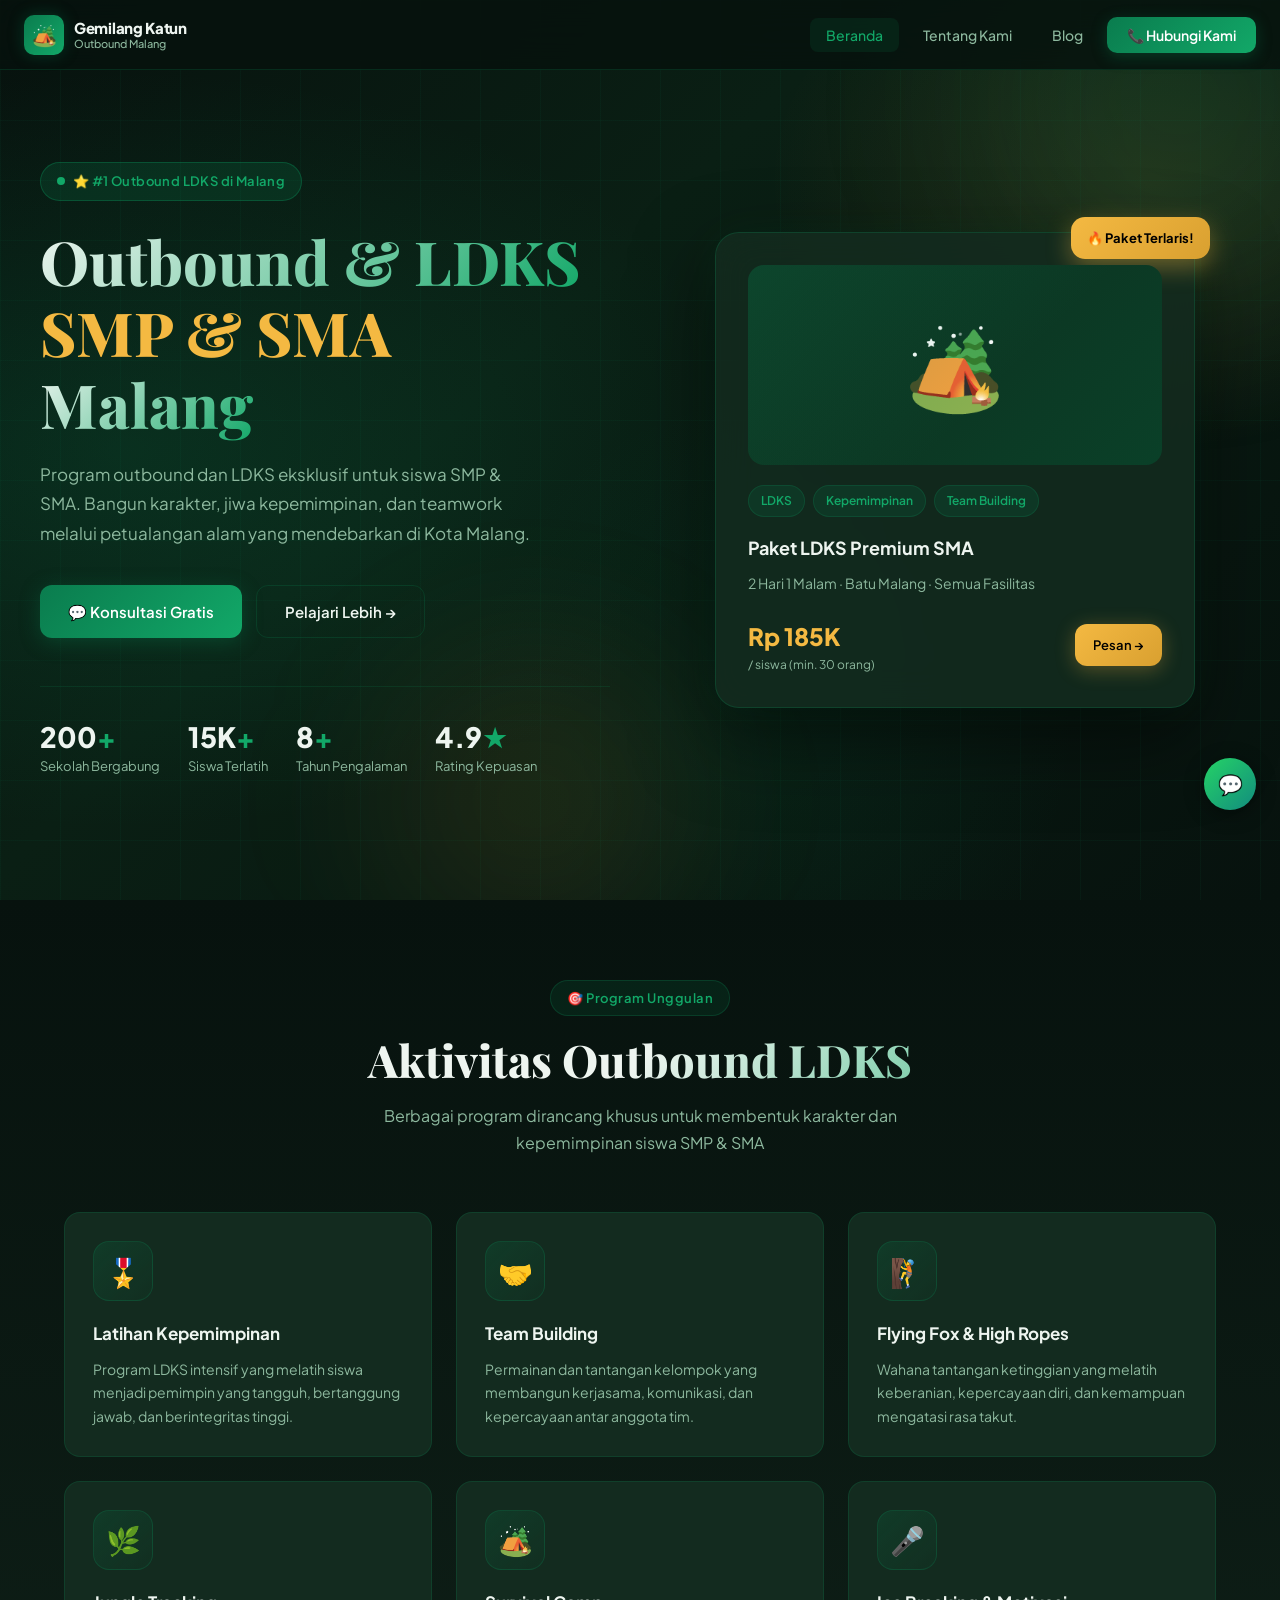
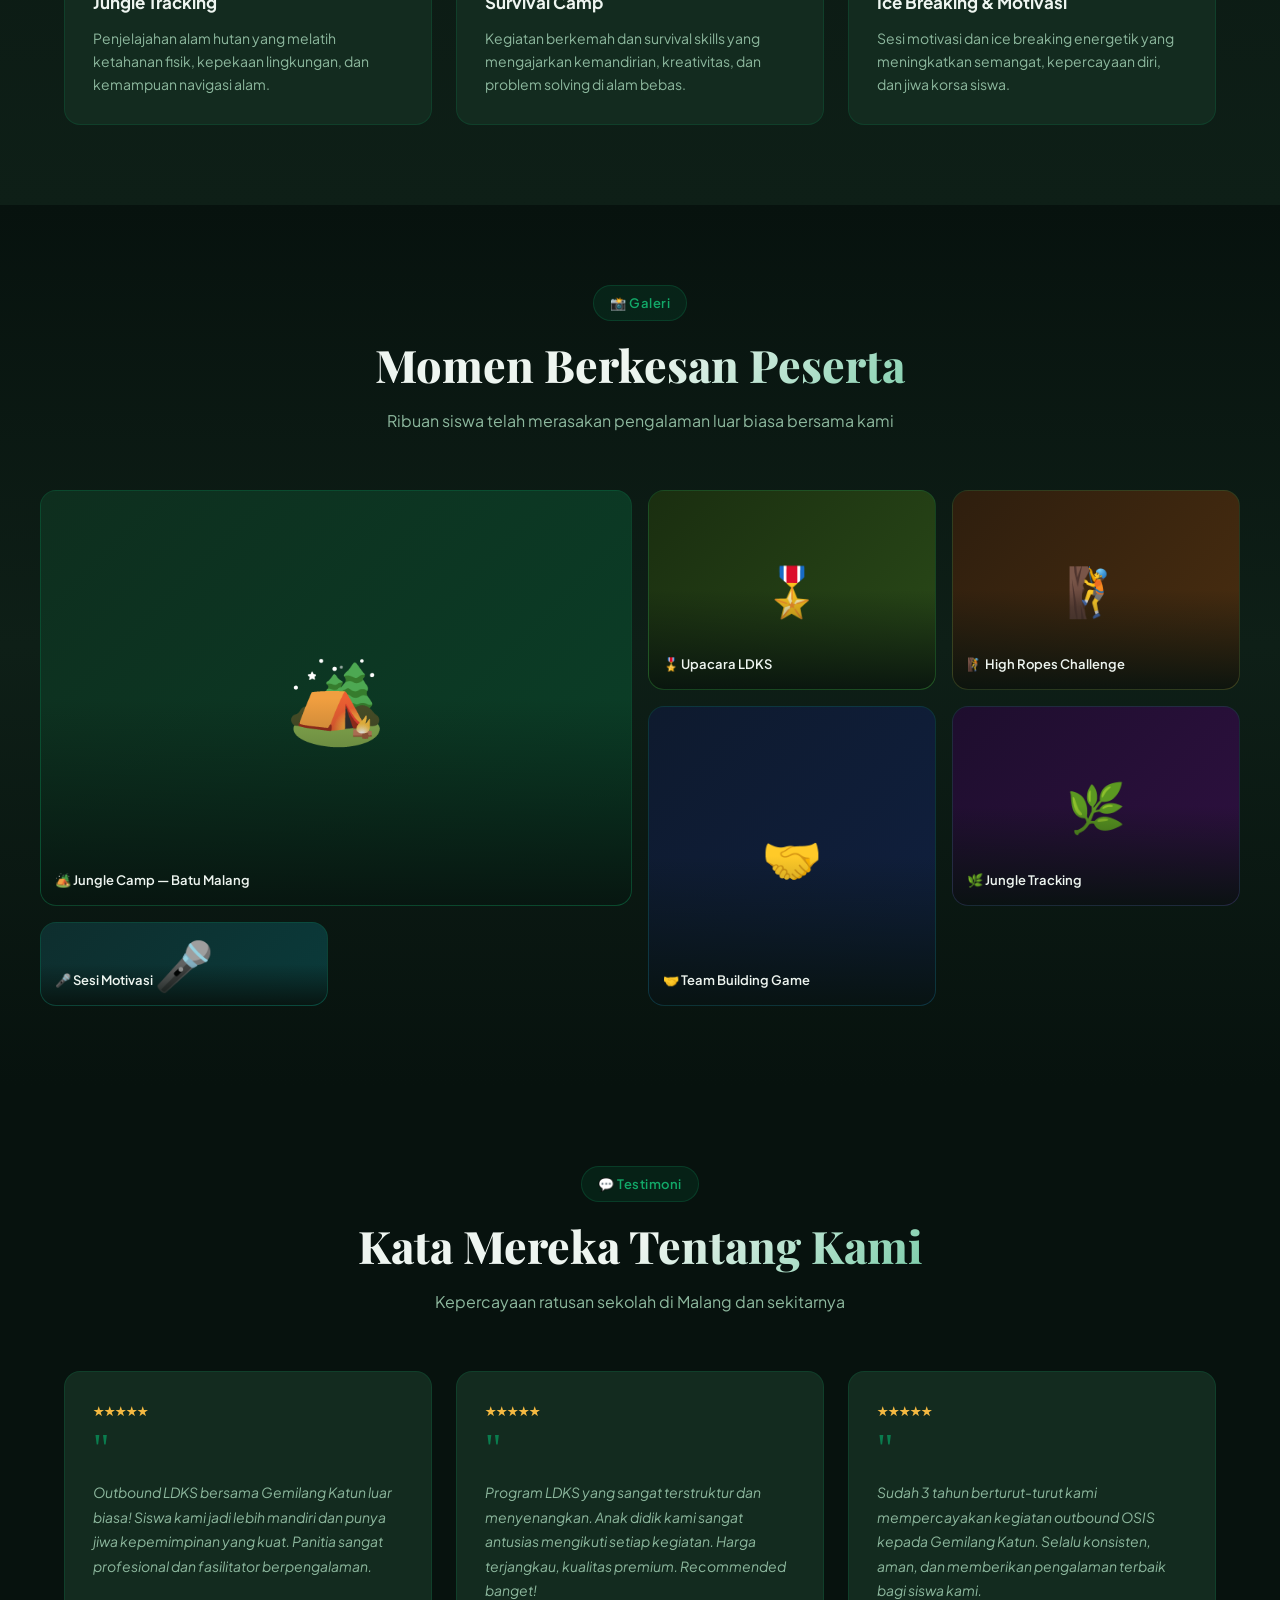
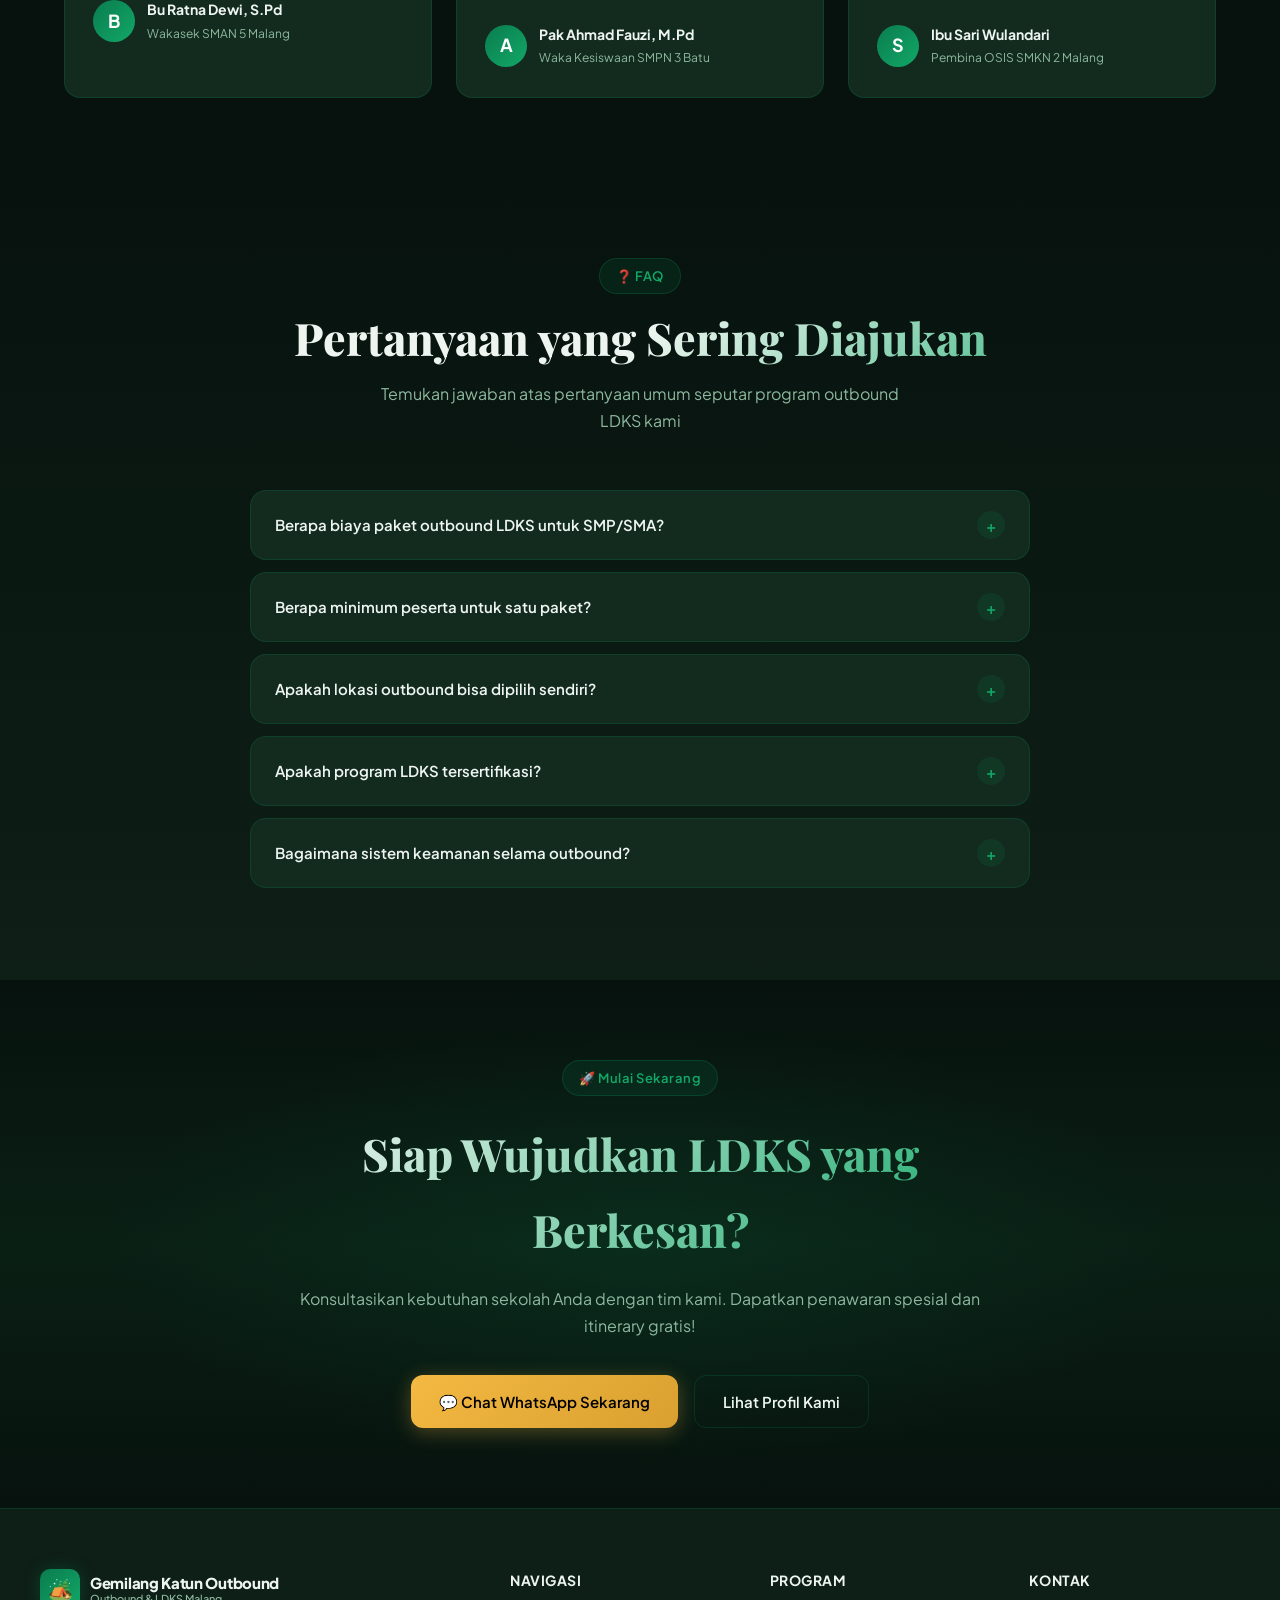
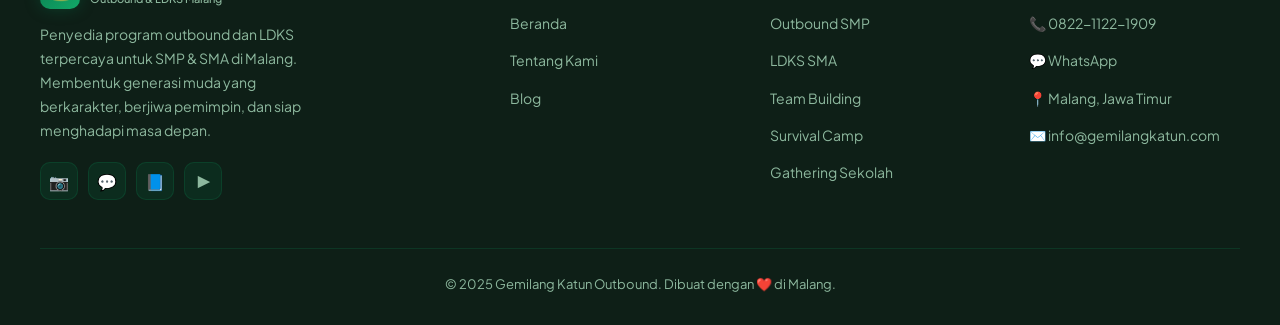
<file: index.html>
<!DOCTYPE html>
<html lang="id">

<head>
    <meta charset="UTF-8" />
    <meta name="viewport" content="width=device-width, initial-scale=1.0" />
    <title>Outbound LDKS SMP & SMA Malang | Gemilang Katun Outbound</title>
    <meta name="description"
        content="Paket Outbound LDKS terbaik untuk SMP & SMA di Malang. Program kepemimpinan, team building, dan petualangan alam yang menyenangkan dan berkesan. Hubungi kami sekarang!" />
    <meta name="keywords"
        content="outbound LDKS Malang, outbound SMP SMA Malang, team building Malang, outbound sekolah Malang, LDKS Malang" />
    <meta property="og:title" content="Outbound LDKS SMP & SMA Malang | Gemilang Katun Outbound" />
    <meta property="og:description"
        content="Paket Outbound LDKS terbaik untuk SMP & SMA di Malang. Program kepemimpinan dan petualangan alam yang berkesan." />
    <meta property="og:type" content="website" />
    <link rel="stylesheet" href="style.css" />
    <script type="application/ld+json">
  {
    "@context": "https://schema.org",
    "@type": "LocalBusiness",
    "name": "Gemilang Katun Outbound",
    "description": "Penyedia paket outbound LDKS untuk SMP dan SMA di Malang",
    "address": { "@type": "PostalAddress", "addressLocality": "Malang", "addressRegion": "Jawa Timur" },
    "telephone": "+62822-1122-1909",
    "url": "https://gemilangkatunoutbound.com"
  }
  </script>
    <style>
        /* === HERO === */
        .hero {
            min-height: 100vh;
            display: flex;
            align-items: center;
            position: relative;
            overflow: hidden;
            padding: 100px 24px 60px;
        }

        .hero-bg {
            position: absolute;
            inset: 0;
            background: linear-gradient(135deg, #07120e 0%, #0a1f14 40%, #07120e 100%);
        }

        .hero-bg::before {
            content: '';
            position: absolute;
            inset: 0;
            background:
                radial-gradient(ellipse 70% 60% at 10% 50%, rgba(10, 124, 78, 0.22) 0%, transparent 70%),
                radial-gradient(ellipse 50% 50% at 90% 20%, rgba(244, 185, 66, 0.12) 0%, transparent 60%),
                radial-gradient(ellipse 40% 60% at 60% 80%, rgba(10, 124, 78, 0.1) 0%, transparent 60%);
        }

        .hero-grid {
            position: absolute;
            inset: 0;
            background-image:
                linear-gradient(rgba(10, 124, 78, 0.07) 1px, transparent 1px),
                linear-gradient(90deg, rgba(10, 124, 78, 0.07) 1px, transparent 1px);
            background-size: 60px 60px;
        }

        .hero-orbs {
            position: absolute;
            inset: 0;
            pointer-events: none;
        }

        .orb {
            position: absolute;
            border-radius: 50%;
            filter: blur(80px);
            animation: float 6s ease-in-out infinite;
        }

        .orb-1 {
            width: 400px;
            height: 400px;
            background: rgba(10, 124, 78, 0.15);
            top: -100px;
            right: -100px;
            animation-delay: 0s;
        }

        .orb-2 {
            width: 300px;
            height: 300px;
            background: rgba(244, 185, 66, 0.08);
            bottom: -50px;
            left: 30%;
            animation-delay: 3s;
        }

        .hero-content {
            position: relative;
            z-index: 2;
            max-width: 1200px;
            margin: 0 auto;
            width: 100%;
            display: grid;
            grid-template-columns: 1fr 1fr;
            gap: 60px;
            align-items: center;
        }

        .hero-left {
            animation: fadeUp 0.8s ease forwards;
        }

        .hero-badge {
            display: inline-flex;
            align-items: center;
            gap: 8px;
            padding: 7px 16px;
            background: rgba(10, 124, 78, 0.2);
            border: 1px solid rgba(10, 124, 78, 0.45);
            border-radius: 100px;
            font-size: 13px;
            color: #12a868;
            font-weight: 600;
            margin-bottom: 24px;
            letter-spacing: 0.4px;
        }

        .hero-badge::before {
            content: '';
            width: 8px;
            height: 8px;
            background: #12a868;
            border-radius: 50%;
            animation: pulse-glow 2s infinite;
        }

        .hero h1 {
            font-family: 'Playfair Display', serif;
            font-size: clamp(2.4rem, 5vw, 3.8rem);
            font-weight: 800;
            line-height: 1.18;
            margin-bottom: 20px;
        }

        .hero h1 .line-main {
            background: linear-gradient(135deg, #eef5f0, #12a868);
            -webkit-background-clip: text;
            -webkit-text-fill-color: transparent;
            background-clip: text;
        }

        .hero h1 .line-accent {
            color: #f4b942;
            -webkit-text-fill-color: #f4b942;
        }

        .hero-desc {
            font-size: 17px;
            color: #8db89e;
            margin-bottom: 36px;
            line-height: 1.75;
            max-width: 500px;
        }

        .hero-actions {
            display: flex;
            gap: 14px;
            flex-wrap: wrap;
        }

        .hero-stats {
            display: flex;
            gap: 28px;
            margin-top: 48px;
            padding-top: 36px;
            border-top: 1px solid rgba(10, 124, 78, 0.2);
        }

        .stat-item {
            text-align: left;
        }

        .stat-num {
            font-size: 28px;
            font-weight: 800;
            color: #eef5f0;
            line-height: 1;
        }

        .stat-num span {
            color: #12a868;
        }

        .stat-label {
            font-size: 13px;
            color: #8db89e;
            margin-top: 4px;
        }

        /* Hero Visual Card */
        .hero-right {
            display: flex;
            justify-content: center;
            animation: fadeUp 0.8s 0.3s ease both;
        }

        .hero-visual {
            width: 100%;
            max-width: 480px;
            position: relative;
        }

        .hero-card-main {
            background: rgba(19, 43, 31, 0.9);
            border: 1px solid rgba(10, 124, 78, 0.3);
            border-radius: 24px;
            padding: 32px;
            backdrop-filter: blur(20px);
            box-shadow: 0 30px 80px rgba(0, 0, 0, 0.5), 0 0 40px rgba(10, 124, 78, 0.12);
        }

        .hero-card-img {
            width: 100%;
            height: 200px;
            background: linear-gradient(135deg, #0e2e1e, #0a4028);
            border-radius: 16px;
            display: flex;
            align-items: center;
            justify-content: center;
            font-size: 80px;
            margin-bottom: 20px;
            position: relative;
            overflow: hidden;
        }

        .hero-card-img::before {
            content: '';
            position: absolute;
            inset: 0;
            background: linear-gradient(135deg, rgba(10, 124, 78, 0.3), transparent 60%);
        }

        .hero-card-tags {
            display: flex;
            flex-wrap: wrap;
            gap: 8px;
            margin-bottom: 16px;
        }

        .hero-tag {
            padding: 5px 12px;
            background: rgba(10, 124, 78, 0.18);
            border: 1px solid rgba(10, 124, 78, 0.3);
            border-radius: 100px;
            font-size: 12px;
            color: #12a868;
            font-weight: 600;
        }

        .hero-card-title {
            font-size: 18px;
            font-weight: 700;
            color: #eef5f0;
            margin-bottom: 8px;
        }

        .hero-card-sub {
            font-size: 14px;
            color: #8db89e;
            margin-bottom: 20px;
        }

        .hero-card-price {
            display: flex;
            align-items: center;
            justify-content: space-between;
        }

        .price-val {
            font-size: 24px;
            font-weight: 800;
            color: #f4b942;
        }

        .price-val small {
            font-size: 12px;
            color: #8db89e;
            font-weight: 400;
            display: block;
            margin-top: -2px;
        }

        .floating-badge {
            position: absolute;
            top: -16px;
            right: -16px;
            background: linear-gradient(135deg, #f4b942, #d9a030);
            color: #000;
            padding: 10px 16px;
            border-radius: 14px;
            font-size: 13px;
            font-weight: 700;
            box-shadow: 0 8px 24px rgba(244, 185, 66, 0.4);
            animation: float 3s ease-in-out infinite;
        }

        /* === PROGRAMS === */
        .programs-grid {
            display: grid;
            grid-template-columns: repeat(3, 1fr);
            gap: 24px;
        }

        .program-card {
            background: var(--bg-card);
            border: 1px solid var(--border);
            border-radius: var(--radius);
            padding: 28px;
            transition: var(--transition);
            cursor: default;
        }

        .program-card:hover {
            border-color: rgba(10, 124, 78, 0.5);
            transform: translateY(-6px);
            box-shadow: 0 20px 50px rgba(0, 0, 0, 0.4), 0 0 25px rgba(10, 124, 78, 0.1);
        }

        .program-icon {
            width: 60px;
            height: 60px;
            background: linear-gradient(135deg, rgba(10, 124, 78, 0.2), rgba(10, 124, 78, 0.05));
            border: 1px solid rgba(10, 124, 78, 0.3);
            border-radius: 16px;
            display: flex;
            align-items: center;
            justify-content: center;
            font-size: 28px;
            margin-bottom: 18px;
        }

        .program-card h3 {
            font-size: 17px;
            font-weight: 700;
            color: var(--text-primary);
            margin-bottom: 10px;
        }

        .program-card p {
            font-size: 14px;
            color: var(--text-muted);
            line-height: 1.65;
        }

        /* === GALLERY SECTION === */
        .gallery-section {
            padding: 80px 24px;
            background: linear-gradient(180deg, var(--bg-dark), var(--bg-mid), var(--bg-dark));
        }

        .gallery-grid {
            max-width: 1200px;
            margin: 0 auto;
            display: grid;
            grid-template-columns: repeat(4, 1fr);
            grid-template-rows: repeat(2, 200px);
            gap: 16px;
            margin-top: 48px;
        }

        .gallery-item {
            border-radius: var(--radius);
            overflow: hidden;
            background: var(--bg-card);
            border: 1px solid var(--border);
            display: flex;
            align-items: center;
            justify-content: center;
            font-size: 48px;
            position: relative;
            cursor: pointer;
            transition: var(--transition);
        }

        .gallery-item::after {
            content: attr(data-label);
            position: absolute;
            inset: 0;
            background: linear-gradient(to top, rgba(7, 18, 14, 0.9) 0%, transparent 50%);
            display: flex;
            align-items: flex-end;
            padding: 14px;
            font-size: 13px;
            font-weight: 600;
            color: #eef5f0;
            font-family: 'Plus Jakarta Sans', sans-serif;
        }

        .gallery-item:hover {
            transform: scale(1.02);
            border-color: rgba(10, 124, 78, 0.5);
        }

        .gallery-item.big {
            grid-column: span 2;
            grid-row: span 2;
            font-size: 80px;
        }

        .gallery-item.tall {
            grid-row: span 2;
        }

        .g1 {
            background: linear-gradient(135deg, #0e2e1e, #0a4028);
        }

        .g2 {
            background: linear-gradient(135deg, #1a2e10, #2a4a18);
        }

        .g3 {
            background: linear-gradient(135deg, #2e1e0e, #4a2e10);
        }

        .g4 {
            background: linear-gradient(135deg, #0e1a2e, #102040);
        }

        .g5 {
            background: linear-gradient(135deg, #1e0e2e, #2e1040);
        }

        .g6 {
            background: linear-gradient(135deg, #0e2e2e, #0a3a3a);
        }

        /* === TESTIMONIALS === */
        .testi-grid {
            display: grid;
            grid-template-columns: repeat(3, 1fr);
            gap: 24px;
        }

        .testi-card {
            background: var(--bg-card);
            border: 1px solid var(--border);
            border-radius: var(--radius);
            padding: 28px;
            position: relative;
            transition: var(--transition);
        }

        .testi-card:hover {
            border-color: rgba(10, 124, 78, 0.4);
            transform: translateY(-4px);
        }

        .testi-quote {
            font-size: 40px;
            color: var(--primary);
            line-height: 1;
            margin-bottom: 12px;
            font-family: serif;
        }

        .testi-text {
            font-size: 14px;
            color: var(--text-muted);
            line-height: 1.75;
            margin-bottom: 20px;
            font-style: italic;
        }

        .testi-author {
            display: flex;
            align-items: center;
            gap: 12px;
        }

        .testi-avatar {
            width: 42px;
            height: 42px;
            border-radius: 50%;
            display: flex;
            align-items: center;
            justify-content: center;
            font-size: 18px;
            background: linear-gradient(135deg, var(--primary), var(--primary-light));
            font-weight: 700;
            color: #fff;
            flex-shrink: 0;
        }

        .testi-name {
            font-size: 14px;
            font-weight: 700;
            color: var(--text-primary);
        }

        .testi-school {
            font-size: 12px;
            color: var(--text-muted);
            margin-top: 2px;
        }

        .stars {
            color: #f4b942;
            font-size: 13px;
            margin-bottom: 6px;
        }

        /* === CTA === */
        .cta-section {
            padding: 80px 24px;
            background: linear-gradient(180deg, var(--bg-dark) 0%, #0a1f14 50%, var(--bg-dark) 100%);
            position: relative;
            overflow: hidden;
        }

        .cta-section::before {
            content: '';
            position: absolute;
            inset: 0;
            background: radial-gradient(ellipse 60% 60% at 50% 50%, rgba(10, 124, 78, 0.15), transparent 70%);
        }

        .cta-inner {
            max-width: 700px;
            margin: 0 auto;
            text-align: center;
            position: relative;
            z-index: 2;
        }

        .cta-inner h2 {
            font-family: 'Playfair Display', serif;
            font-size: clamp(1.8rem, 4vw, 2.8rem);
            font-weight: 800;
            margin-bottom: 16px;
            background: linear-gradient(135deg, #eef5f0, #12a868);
            -webkit-background-clip: text;
            -webkit-text-fill-color: transparent;
            background-clip: text;
        }

        .cta-inner p {
            font-size: 16px;
            color: var(--text-muted);
            margin-bottom: 36px;
        }

        .cta-actions {
            display: flex;
            gap: 16px;
            justify-content: center;
            flex-wrap: wrap;
        }

        /* === FAQ === */
        .faq-list {
            max-width: 780px;
            margin: 0 auto;
        }

        .faq-item {
            background: var(--bg-card);
            border: 1px solid var(--border);
            border-radius: var(--radius);
            margin-bottom: 12px;
            overflow: hidden;
            transition: var(--transition);
        }

        .faq-item.open {
            border-color: rgba(10, 124, 78, 0.4);
        }

        .faq-q {
            display: flex;
            align-items: center;
            justify-content: space-between;
            padding: 20px 24px;
            cursor: pointer;
            font-size: 15px;
            font-weight: 600;
            color: var(--text-primary);
            gap: 16px;
            user-select: none;
        }

        .faq-q:hover {
            color: var(--primary-light);
        }

        .faq-icon {
            width: 28px;
            height: 28px;
            background: rgba(10, 124, 78, 0.15);
            border-radius: 50%;
            display: flex;
            align-items: center;
            justify-content: center;
            font-size: 16px;
            color: var(--primary-light);
            flex-shrink: 0;
            transition: var(--transition);
        }

        .faq-item.open .faq-icon {
            transform: rotate(45deg);
            background: rgba(10, 124, 78, 0.3);
        }

        .faq-a {
            max-height: 0;
            overflow: hidden;
            transition: max-height 0.4s ease, padding 0.3s ease;
            padding: 0 24px;
            font-size: 14px;
            color: var(--text-muted);
            line-height: 1.75;
        }

        .faq-item.open .faq-a {
            max-height: 200px;
            padding: 0 24px 20px;
        }

        /* === RESPONSIVE === */
        @media (max-width: 900px) {
            .hero-content {
                grid-template-columns: 1fr;
                gap: 40px;
                text-align: center;
            }

            .hero-right {
                display: none;
            }

            .hero-left {
                display: flex;
                flex-direction: column;
                align-items: center;
            }

            .hero-desc {
                max-width: 100%;
            }

            .hero-actions {
                justify-content: center;
            }

            .hero-stats {
                justify-content: center;
            }

            .programs-grid {
                grid-template-columns: 1fr 1fr;
            }

            .testi-grid {
                grid-template-columns: 1fr 1fr;
            }

            .gallery-grid {
                grid-template-columns: repeat(2, 1fr);
                grid-template-rows: auto;
            }

            .gallery-item.big {
                grid-column: span 2;
                height: 240px;
            }

            .gallery-item.tall {
                grid-row: span 1;
            }

            .hero {
                padding: 100px 20px 60px;
            }
        }

        @media (max-width: 600px) {
            .hero {
                padding: 88px 16px 52px;
            }

            .hero h1 {
                font-size: clamp(2rem, 8vw, 2.8rem);
            }

            .hero-desc {
                font-size: 15px;
            }

            .hero-badge {
                font-size: 12px;
                padding: 6px 14px;
            }

            .hero-stats {
                gap: 16px;
                flex-wrap: wrap;
                justify-content: center;
            }

            .stat-num {
                font-size: 22px;
            }

            .programs-grid {
                grid-template-columns: 1fr;
            }

            .testi-grid {
                grid-template-columns: 1fr;
            }

            .gallery-grid {
                grid-template-columns: 1fr 1fr;
            }

            .gallery-item.big {
                height: 180px;
                font-size: 56px;
            }

            .cta-section {
                padding: 60px 16px;
            }

            .cta-actions {
                flex-direction: column;
                align-items: center;
            }

            .faq-q {
                font-size: 14px;
                padding: 16px 18px;
            }

            .gallery-section {
                padding: 60px 16px;
            }
        }

        @media (max-width: 390px) {
            .hero {
                padding: 80px 14px 44px;
            }

            .hero h1 {
                font-size: 1.85rem;
            }

            .hero-desc {
                font-size: 14px;
            }

            .hero-actions {
                flex-direction: column;
                gap: 10px;
                width: 100%;
            }

            .hero-actions .btn {
                justify-content: center;
                width: 100%;
            }

            .hero-stats {
                gap: 12px;
            }

            .stat-num {
                font-size: 20px;
            }

            .stat-label {
                font-size: 11px;
            }

            .gallery-grid {
                grid-template-columns: 1fr;
            }

            .gallery-item.big {
                height: 200px;
                grid-column: auto;
            }

            .programs-grid {
                gap: 14px;
            }

            .program-card {
                padding: 22px 18px;
            }

            .testi-card {
                padding: 20px 18px;
            }
        }
    </style>
</head>

<body>

    <!-- NAVBAR -->
    <nav class="navbar" id="navbar">
        <a href="index.html" class="nav-brand">
            <div class="nav-brand-icon">🏕️</div>
            <div class="nav-brand-text">
                <span>Gemilang Katun</span>
                <span>Outbound Malang</span>
            </div>
        </a>
        <ul class="nav-links">
            <li><a href="index.html" class="active">Beranda</a></li>
            <li><a href="about.html">Tentang Kami</a></li>
            <li><a href="blog.html">Blog</a></li>
            <li><a href="https://wa.me/6282211221909?text=Halo, saya ingin info paket outbound LDKS" class="nav-cta"
                    target="_blank" rel="noopener">📞 Hubungi Kami</a></li>
        </ul>
        <button class="hamburger" id="hamburger" aria-label="Menu">
            <span></span><span></span><span></span>
        </button>
    </nav>

    <div class="mobile-nav" id="mobileNav">
        <a href="index.html" class="active">🏠 Beranda</a>
        <a href="about.html">🏢 Tentang Kami</a>
        <a href="blog.html">📰 Blog</a>
        <a href="https://wa.me/6282211221909?text=Halo, saya ingin info paket outbound LDKS" class="mobile-nav-cta"
            target="_blank" rel="noopener">💬 Hubungi WhatsApp</a>
    </div>

    <!-- HERO -->
    <section class="hero">
        <div class="hero-bg"></div>
        <div class="hero-grid"></div>
        <div class="hero-orbs">
            <div class="orb orb-1"></div>
            <div class="orb orb-2"></div>
        </div>
        <div class="hero-content">
            <div class="hero-left">
                <div class="hero-badge">⭐ #1 Outbound LDKS di Malang</div>
                <h1>
                    <span class="line-main">Outbound & LDKS</span><br>
                    <span class="line-accent">SMP & SMA</span><br>
                    <span class="line-main">Malang</span>
                </h1>
                <p class="hero-desc">Program outbound dan LDKS eksklusif untuk siswa SMP & SMA. Bangun karakter, jiwa
                    kepemimpinan, dan teamwork melalui petualangan alam yang mendebarkan di Kota Malang.</p>
                <div class="hero-actions">
                    <a href="https://wa.me/6282211221909?text=Halo, saya ingin info paket outbound LDKS SMP SMA di Malang"
                        class="btn btn-primary" target="_blank" rel="noopener">💬 Konsultasi Gratis</a>
                    <a href="about.html" class="btn btn-outline">Pelajari Lebih →</a>
                </div>
                <div class="hero-stats">
                    <div class="stat-item">
                        <div class="stat-num">200<span>+</span></div>
                        <div class="stat-label">Sekolah Bergabung</div>
                    </div>
                    <div class="stat-item">
                        <div class="stat-num">15K<span>+</span></div>
                        <div class="stat-label">Siswa Terlatih</div>
                    </div>
                    <div class="stat-item">
                        <div class="stat-num">8<span>+</span></div>
                        <div class="stat-label">Tahun Pengalaman</div>
                    </div>
                    <div class="stat-item">
                        <div class="stat-num">4.9<span>★</span></div>
                        <div class="stat-label">Rating Kepuasan</div>
                    </div>
                </div>
            </div>
            <div class="hero-right">
                <div class="hero-visual">
                    <div class="hero-card-main">
                        <div class="floating-badge">🔥 Paket Terlaris!</div>
                        <div class="hero-card-img">🏕️</div>
                        <div class="hero-card-tags">
                            <span class="hero-tag">LDKS</span>
                            <span class="hero-tag">Kepemimpinan</span>
                            <span class="hero-tag">Team Building</span>
                        </div>
                        <div class="hero-card-title">Paket LDKS Premium SMA</div>
                        <div class="hero-card-sub">2 Hari 1 Malam · Batu Malang · Semua Fasilitas</div>
                        <div class="hero-card-price">
                            <div class="price-val">
                                Rp 185K
                                <small>/ siswa (min. 30 orang)</small>
                            </div>
                            <a href="https://wa.me/6282211221909" class="btn btn-accent" target="_blank" rel="noopener"
                                style="padding: 10px 18px; font-size:13px;">Pesan →</a>
                        </div>
                    </div>
                </div>
            </div>
        </div>
    </section>

    <!-- PROGRAMS -->
    <section style="padding: 80px 24px; background: linear-gradient(180deg, var(--bg-dark), var(--bg-mid));">
        <div class="container">
            <div class="section-header">
                <div class="section-badge">🎯 Program Unggulan</div>
                <h2 class="section-title">Aktivitas Outbound LDKS</h2>
                <p class="section-sub">Berbagai program dirancang khusus untuk membentuk karakter dan kepemimpinan siswa
                    SMP & SMA</p>
            </div>
            <div class="programs-grid">
                <div class="program-card">
                    <div class="program-icon">🎖️</div>
                    <h3>Latihan Kepemimpinan</h3>
                    <p>Program LDKS intensif yang melatih siswa menjadi pemimpin yang tangguh, bertanggung jawab, dan
                        berintegritas tinggi.</p>
                </div>
                <div class="program-card">
                    <div class="program-icon">🤝</div>
                    <h3>Team Building</h3>
                    <p>Permainan dan tantangan kelompok yang membangun kerjasama, komunikasi, dan kepercayaan antar
                        anggota tim.</p>
                </div>
                <div class="program-card">
                    <div class="program-icon">🧗</div>
                    <h3>Flying Fox & High Ropes</h3>
                    <p>Wahana tantangan ketinggian yang melatih keberanian, kepercayaan diri, dan kemampuan mengatasi
                        rasa takut.</p>
                </div>
                <div class="program-card">
                    <div class="program-icon">🌿</div>
                    <h3>Jungle Tracking</h3>
                    <p>Penjelajahan alam hutan yang melatih ketahanan fisik, kepekaan lingkungan, dan kemampuan navigasi
                        alam.</p>
                </div>
                <div class="program-card">
                    <div class="program-icon">🏕️</div>
                    <h3>Survival Camp</h3>
                    <p>Kegiatan berkemah dan survival skills yang mengajarkan kemandirian, kreativitas, dan problem
                        solving di alam bebas.</p>
                </div>
                <div class="program-card">
                    <div class="program-icon">🎤</div>
                    <h3>Ice Breaking & Motivasi</h3>
                    <p>Sesi motivasi dan ice breaking energetik yang meningkatkan semangat, kepercayaan diri, dan jiwa
                        korsa siswa.</p>
                </div>
            </div>
        </div>
    </section>

    <!-- GALLERY -->
    <section class="gallery-section">
        <div style="max-width:1200px; margin:0 auto;">
            <div class="section-header">
                <div class="section-badge">📸 Galeri</div>
                <h2 class="section-title">Momen Berkesan Peserta</h2>
                <p class="section-sub">Ribuan siswa telah merasakan pengalaman luar biasa bersama kami</p>
            </div>
            <div class="gallery-grid">
                <div class="gallery-item big g1" data-label="🏕️ Jungle Camp — Batu Malang">🏕️</div>
                <div class="gallery-item g2" data-label="🎖️ Upacara LDKS">🎖️</div>
                <div class="gallery-item g3" data-label="🧗 High Ropes Challenge">🧗</div>
                <div class="gallery-item tall g4" data-label="🤝 Team Building Game">🤝</div>
                <div class="gallery-item g5" data-label="🌿 Jungle Tracking">🌿</div>
                <div class="gallery-item g6" data-label="🎤 Sesi Motivasi">🎤</div>
            </div>
        </div>
    </section>

    <!-- TESTIMONIALS -->
    <section style="padding: 80px 24px; background: var(--bg-dark);">
        <div class="container">
            <div class="section-header">
                <div class="section-badge">💬 Testimoni</div>
                <h2 class="section-title">Kata Mereka Tentang Kami</h2>
                <p class="section-sub">Kepercayaan ratusan sekolah di Malang dan sekitarnya</p>
            </div>
            <div class="testi-grid">
                <div class="testi-card">
                    <div class="stars">★★★★★</div>
                    <div class="testi-quote">"</div>
                    <p class="testi-text">Outbound LDKS bersama Gemilang Katun luar biasa! Siswa kami jadi lebih mandiri
                        dan punya jiwa kepemimpinan yang kuat. Panitia sangat profesional dan fasilitator berpengalaman.
                    </p>
                    <div class="testi-author">
                        <div class="testi-avatar">B</div>
                        <div>
                            <div class="testi-name">Bu Ratna Dewi, S.Pd</div>
                            <div class="testi-school">Wakasek SMAN 5 Malang</div>
                        </div>
                    </div>
                </div>
                <div class="testi-card">
                    <div class="stars">★★★★★</div>
                    <div class="testi-quote">"</div>
                    <p class="testi-text">Program LDKS yang sangat terstruktur dan menyenangkan. Anak didik kami sangat
                        antusias mengikuti setiap kegiatan. Harga terjangkau, kualitas premium. Recommended banget!</p>
                    <div class="testi-author">
                        <div class="testi-avatar">A</div>
                        <div>
                            <div class="testi-name">Pak Ahmad Fauzi, M.Pd</div>
                            <div class="testi-school">Waka Kesiswaan SMPN 3 Batu</div>
                        </div>
                    </div>
                </div>
                <div class="testi-card">
                    <div class="stars">★★★★★</div>
                    <div class="testi-quote">"</div>
                    <p class="testi-text">Sudah 3 tahun berturut-turut kami mempercayakan kegiatan outbound OSIS kepada
                        Gemilang Katun. Selalu konsisten, aman, dan memberikan pengalaman terbaik bagi siswa kami.</p>
                    <div class="testi-author">
                        <div class="testi-avatar">S</div>
                        <div>
                            <div class="testi-name">Ibu Sari Wulandari</div>
                            <div class="testi-school">Pembina OSIS SMKN 2 Malang</div>
                        </div>
                    </div>
                </div>
            </div>
        </div>
    </section>

    <!-- FAQ -->
    <section style="padding: 80px 24px; background: linear-gradient(180deg, var(--bg-dark), var(--bg-mid));">
        <div class="container">
            <div class="section-header">
                <div class="section-badge">❓ FAQ</div>
                <h2 class="section-title">Pertanyaan yang Sering Diajukan</h2>
                <p class="section-sub">Temukan jawaban atas pertanyaan umum seputar program outbound LDKS kami</p>
            </div>
            <div class="faq-list">
                <div class="faq-item" id="faq1">
                    <div class="faq-q" onclick="toggleFaq('faq1')">
                        Berapa biaya paket outbound LDKS untuk SMP/SMA?
                        <div class="faq-icon">+</div>
                    </div>
                    <div class="faq-a">Biaya paket bervariasi mulai dari Rp 125.000 hingga Rp 250.000 per siswa
                        tergantung durasi, program, dan jumlah peserta. Semakin banyak peserta, harga semakin
                        terjangkau. Hubungi kami untuk mendapatkan penawaran terbaik.</div>
                </div>
                <div class="faq-item" id="faq2">
                    <div class="faq-q" onclick="toggleFaq('faq2')">
                        Berapa minimum peserta untuk satu paket?
                        <div class="faq-icon">+</div>
                    </div>
                    <div class="faq-a">Minimum peserta adalah 30 siswa per paket. Kami melayani kelompok besar hingga
                        500+ siswa dengan sistem rotasi aktivitas yang terstruktur dan aman.</div>
                </div>
                <div class="faq-item" id="faq3">
                    <div class="faq-q" onclick="toggleFaq('faq3')">
                        Apakah lokasi outbound bisa dipilih sendiri?
                        <div class="faq-icon">+</div>
                    </div>
                    <div class="faq-a">Ya! Kami memiliki beberapa pilihan lokasi di sekitar Malang dan Batu. Bisa juga
                        kami datangkan program outbound langsung ke sekolah Anda. Sesuaikan dengan kebutuhan dan
                        anggaran sekolah.</div>
                </div>
                <div class="faq-item" id="faq4">
                    <div class="faq-q" onclick="toggleFaq('faq4')">
                        Apakah program LDKS tersertifikasi?
                        <div class="faq-icon">+</div>
                    </div>
                    <div class="faq-a">Program kami dirancang oleh trainer bersertifikat dengan pengalaman lebih dari 8
                        tahun. Kami juga menyediakan sertifikat keikutsertaan untuk setiap peserta sebagai bukti capaian
                        program.</div>
                </div>
                <div class="faq-item" id="faq5">
                    <div class="faq-q" onclick="toggleFaq('faq5')">
                        Bagaimana sistem keamanan selama outbound?
                        <div class="faq-icon">+</div>
                    </div>
                    <div class="faq-a">Keamanan adalah prioritas utama kami. Setiap aktivitas didampingi oleh
                        fasilitator berpengalaman, menggunakan alat pengaman standar, dan kami memiliki tim P3K yang
                        selalu siaga selama kegiatan berlangsung.</div>
                </div>
            </div>
        </div>
    </section>

    <!-- CTA -->
    <section class="cta-section">
        <div class="cta-inner">
            <div class="section-badge" style="margin: 0 auto 20px;">🚀 Mulai Sekarang</div>
            <h2>Siap Wujudkan LDKS yang Berkesan?</h2>
            <p>Konsultasikan kebutuhan sekolah Anda dengan tim kami. Dapatkan penawaran spesial dan itinerary gratis!
            </p>
            <div class="cta-actions">
                <a href="https://wa.me/6282211221909?text=Halo! Saya ingin konsultasi paket outbound LDKS untuk sekolah kami."
                    class="btn btn-accent" target="_blank" rel="noopener">💬 Chat WhatsApp Sekarang</a>
                <a href="about.html" class="btn btn-outline">Lihat Profil Kami</a>
            </div>
        </div>
    </section>

    <!-- FOOTER -->
    <footer>
        <div class="footer-inner">
            <div class="footer-grid">
                <div class="footer-brand">
                    <a href="index.html" class="nav-brand" style="text-decoration:none;">
                        <div class="nav-brand-icon">🏕️</div>
                        <div class="nav-brand-text">
                            <span>Gemilang Katun Outbound</span>
                            <span>Outbound & LDKS Malang</span>
                        </div>
                    </a>
                    <p>Penyedia program outbound dan LDKS terpercaya untuk SMP & SMA di Malang. Membentuk generasi muda
                        yang berkarakter, berjiwa pemimpin, dan siap menghadapi masa depan.</p>
                    <div class="footer-socials">
                        <a href="#" class="footer-social-link" title="Instagram" aria-label="Instagram">📷</a>
                        <a href="https://wa.me/6282211221909" class="footer-social-link" title="WhatsApp"
                            aria-label="WhatsApp" target="_blank" rel="noopener">💬</a>
                        <a href="#" class="footer-social-link" title="Facebook" aria-label="Facebook">📘</a>
                        <a href="#" class="footer-social-link" title="YouTube" aria-label="YouTube">▶️</a>
                    </div>
                </div>
                <div class="footer-col">
                    <h4>Navigasi</h4>
                    <ul>
                        <li><a href="index.html">Beranda</a></li>
                        <li><a href="about.html">Tentang Kami</a></li>
                        <li><a href="blog.html">Blog</a></li>
                    </ul>
                </div>
                <div class="footer-col">
                    <h4>Program</h4>
                    <ul>
                        <li><a href="#">Outbound SMP</a></li>
                        <li><a href="#">LDKS SMA</a></li>
                        <li><a href="#">Team Building</a></li>
                        <li><a href="#">Survival Camp</a></li>
                        <li><a href="#">Gathering Sekolah</a></li>
                    </ul>
                </div>
                <div class="footer-col">
                    <h4>Kontak</h4>
                    <ul>
                        <li><a href="tel:+6282211221909">📞 0822-1122-1909</a></li>
                        <li><a href="https://wa.me/6282211221909" target="_blank" rel="noopener">💬 WhatsApp</a></li>
                        <li><a href="#">📍 Malang, Jawa Timur</a></li>
                        <li><a href="#">✉️ info@gemilangkatun.com</a></li>
                    </ul>
                </div>
            </div>
            <div class="footer-bottom">
                <p>© 2025 Gemilang Katun Outbound. Dibuat dengan <span>❤️</span> di Malang.</p>
            </div>
        </div>
    </footer>

    <!-- FLOATING BUTTONS -->
    <div class="floating-buttons">
        <a href="https://wa.me/6282211221909?text=Halo! Saya ingin info paket outbound LDKS"
            class="float-btn float-btn-wa" title="Chat WhatsApp" aria-label="Chat WhatsApp" target="_blank"
            rel="noopener">💬</a>
        <button class="float-btn float-btn-top" id="scrollTop" title="Kembali ke atas" aria-label="Kembali ke atas"
            onclick="window.scrollTo({top:0,behavior:'smooth'})">↑</button>
    </div>

    <script>
        // Navbar scroll
        const navbar = document.getElementById('navbar');
        const scrollTopBtn = document.getElementById('scrollTop');
        window.addEventListener('scroll', () => {
            navbar.classList.toggle('scrolled', window.scrollY > 50);
            scrollTopBtn.classList.toggle('visible', window.scrollY > 300);
        });

        // Hamburger
        const hamburger = document.getElementById('hamburger');
        const mobileNav = document.getElementById('mobileNav');
        hamburger.addEventListener('click', () => {
            hamburger.classList.toggle('open');
            mobileNav.classList.toggle('open');
        });

        // FAQ
        function toggleFaq(id) {
            const item = document.getElementById(id);
            const isOpen = item.classList.contains('open');
            document.querySelectorAll('.faq-item.open').forEach(el => el.classList.remove('open'));
            if (!isOpen) item.classList.add('open');
        }
    </script>
</body>

</html>
</file>
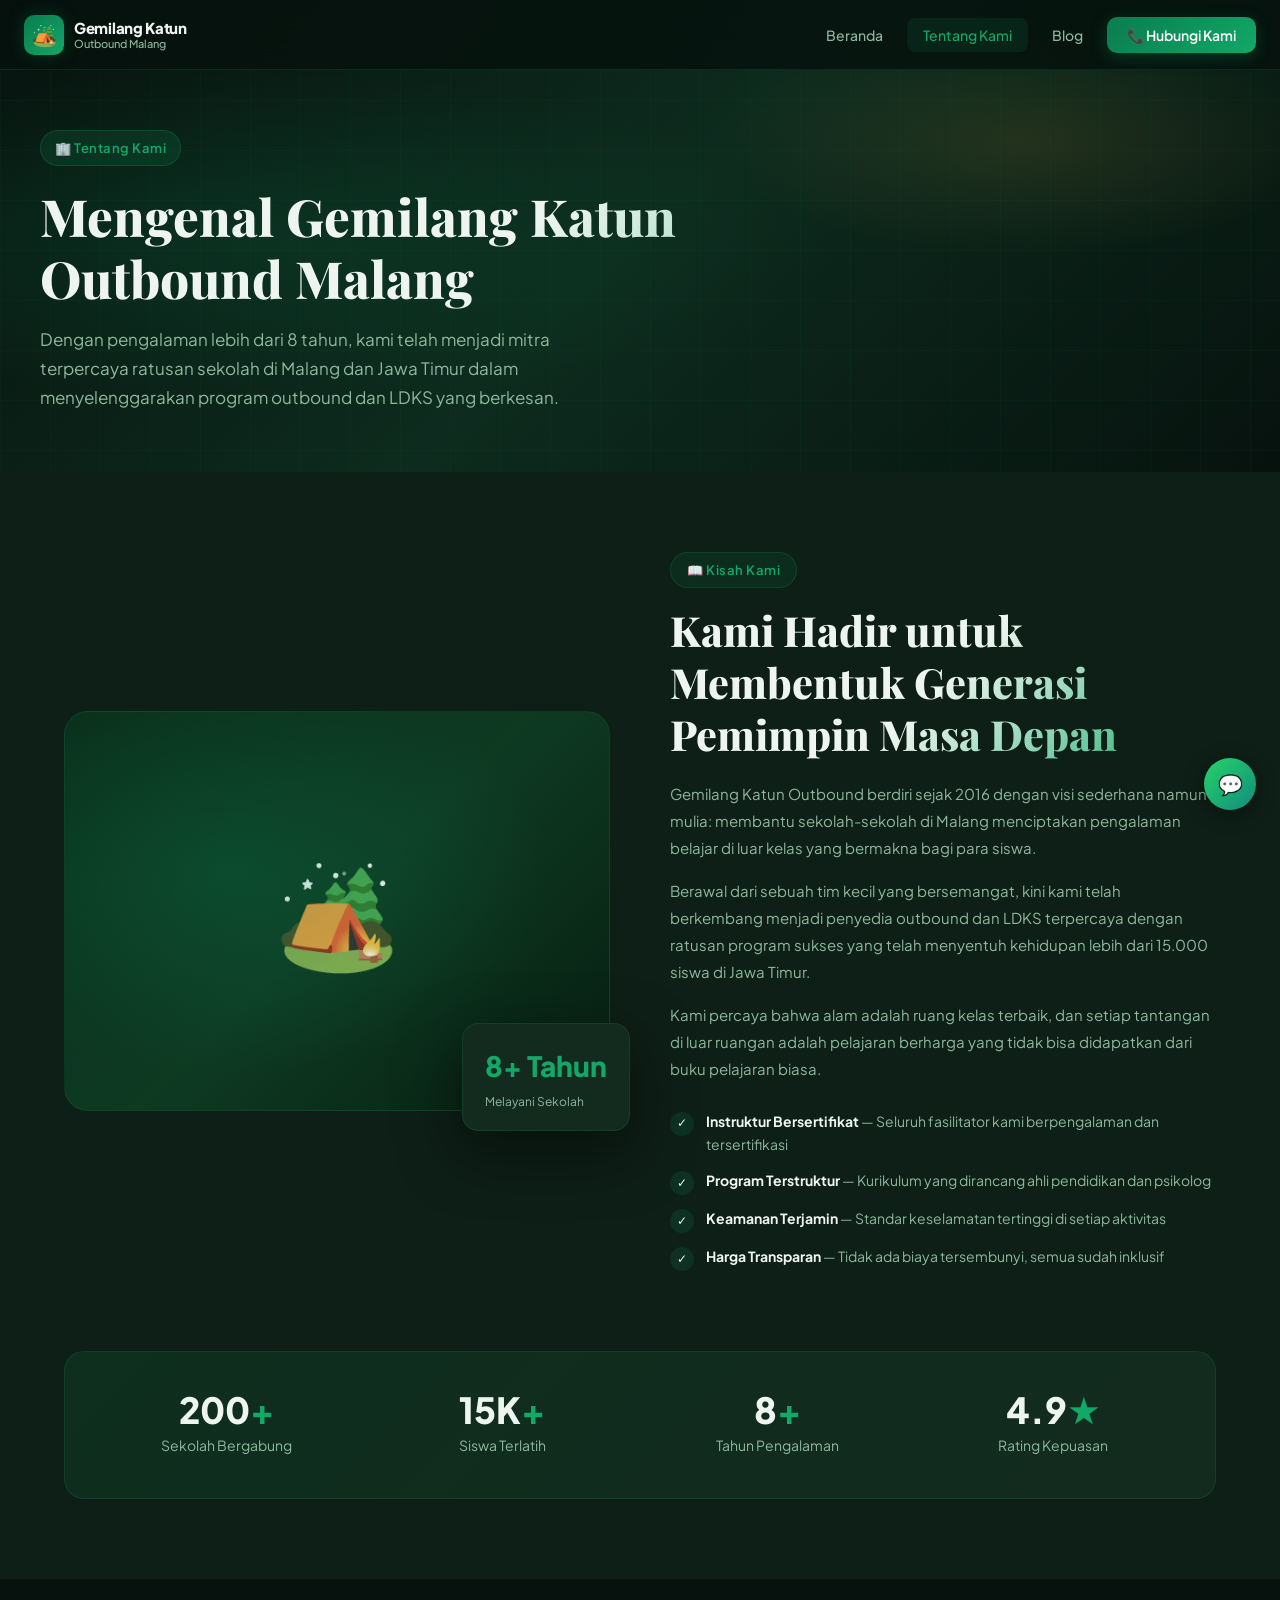
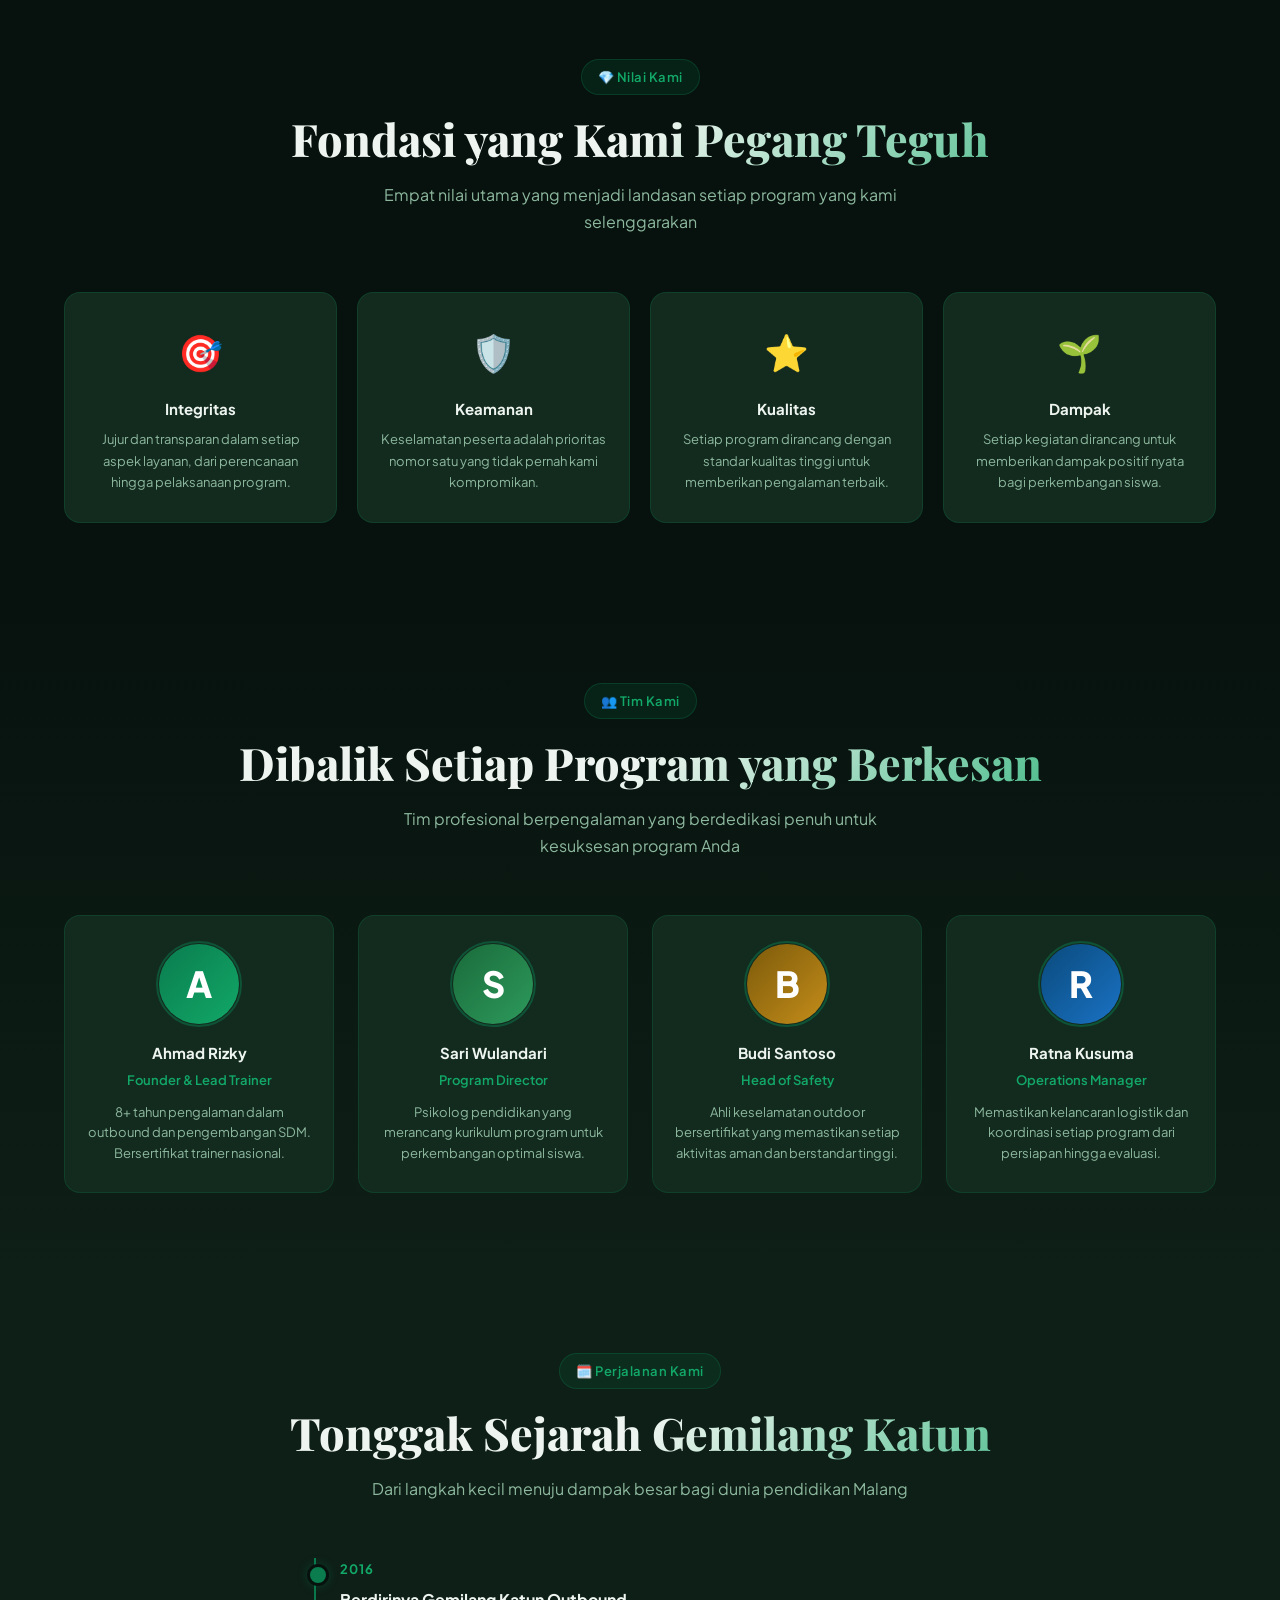
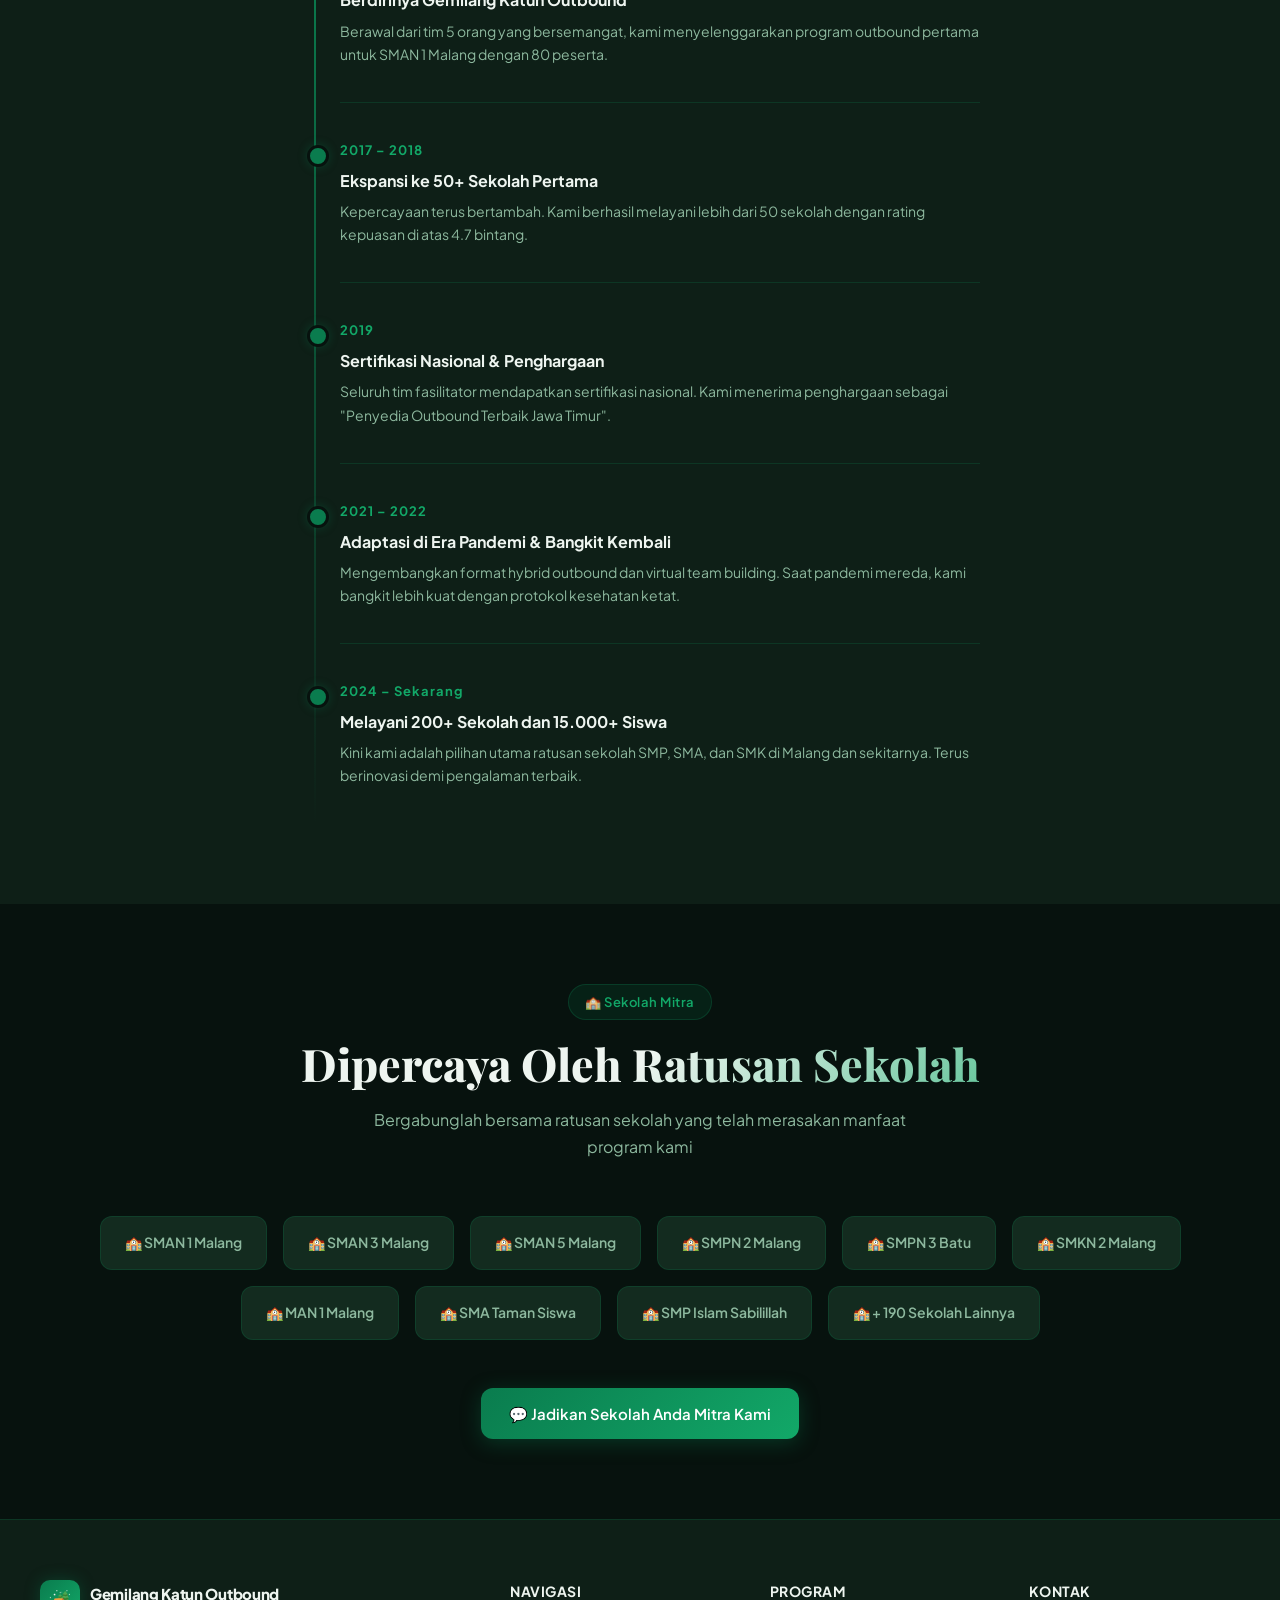
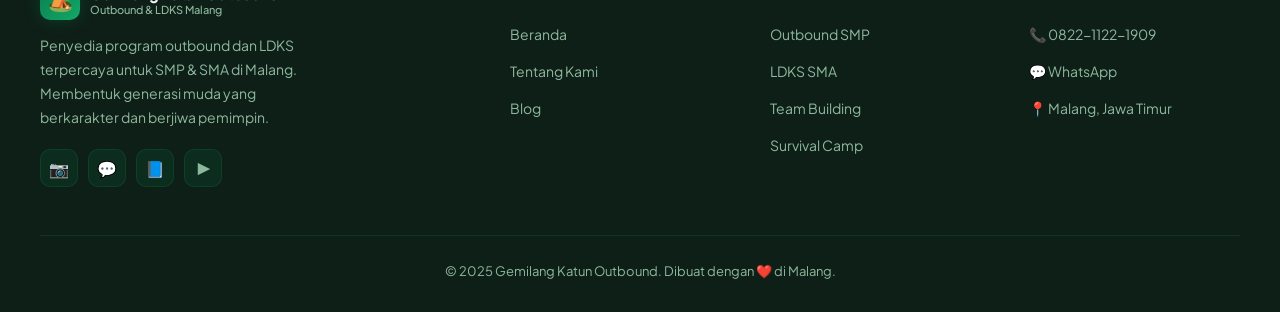
<file: about.html>
<!DOCTYPE html>
<html lang="id">

<head>
    <meta charset="UTF-8" />
    <meta name="viewport" content="width=device-width, initial-scale=1.0" />
    <title>Tentang Kami | Gemilang Katun Outbound Malang</title>
    <meta name="description"
        content="Kenali lebih dalam Gemilang Katun Outbound — penyedia program outbound dan LDKS terpercaya untuk SMP & SMA di Malang dengan pengalaman 8+ tahun." />
    <link rel="stylesheet" href="style.css" />
    <style>
        /* === ABOUT SPECIFIC === */
        .about-story {
            display: grid;
            grid-template-columns: 1fr 1fr;
            gap: 60px;
            align-items: center;
            padding: 80px 0;
        }

        .about-visual {
            position: relative;
        }

        .about-img-main {
            width: 100%;
            height: 400px;
            background: linear-gradient(135deg, #0a2e1a 0%, #0e3a22 50%, #071e10 100%);
            border-radius: 24px;
            display: flex;
            align-items: center;
            justify-content: center;
            font-size: 100px;
            border: 1px solid var(--border);
            position: relative;
            overflow: hidden;
        }

        .about-img-main::before {
            content: '';
            position: absolute;
            inset: 0;
            background: radial-gradient(ellipse at 30% 40%, rgba(10, 124, 78, 0.3), transparent 60%);
        }

        .about-img-float {
            position: absolute;
            bottom: -20px;
            right: -20px;
            background: var(--bg-card);
            border: 1px solid var(--border);
            border-radius: 16px;
            padding: 18px 22px;
            box-shadow: var(--shadow-lg);
            min-width: 160px;
        }

        .about-img-float .num {
            font-size: 28px;
            font-weight: 800;
            color: var(--primary-light);
        }

        .about-img-float .lbl {
            font-size: 12px;
            color: var(--text-muted);
            margin-top: 2px;
        }

        .about-text h2 {
            font-family: 'Playfair Display', serif;
            font-size: clamp(1.8rem, 3.5vw, 2.6rem);
            font-weight: 800;
            line-height: 1.25;
            margin-bottom: 20px;
            background: linear-gradient(135deg, var(--text-primary) 50%, var(--primary-light));
            -webkit-background-clip: text;
            -webkit-text-fill-color: transparent;
            background-clip: text;
        }

        .about-text p {
            font-size: 15px;
            color: var(--text-muted);
            line-height: 1.8;
            margin-bottom: 16px;
        }

        .about-checks {
            display: flex;
            flex-direction: column;
            gap: 12px;
            margin-top: 28px;
        }

        .check-item {
            display: flex;
            align-items: flex-start;
            gap: 12px;
        }

        .check-icon {
            width: 24px;
            height: 24px;
            background: rgba(10, 124, 78, 0.2);
            border-radius: 50%;
            display: flex;
            align-items: center;
            justify-content: center;
            font-size: 12px;
            flex-shrink: 0;
            margin-top: 2px;
        }

        .check-text {
            font-size: 14px;
            color: var(--text-muted);
        }

        .check-text strong {
            color: var(--text-primary);
        }

        /* Values */
        .values-grid {
            display: grid;
            grid-template-columns: repeat(4, 1fr);
            gap: 20px;
        }

        .value-card {
            background: var(--bg-card);
            border: 1px solid var(--border);
            border-radius: var(--radius);
            padding: 28px 20px;
            text-align: center;
            transition: var(--transition);
        }

        .value-card:hover {
            border-color: rgba(10, 124, 78, 0.5);
            transform: translateY(-6px);
            box-shadow: 0 20px 50px rgba(0, 0, 0, 0.4);
        }

        .value-icon {
            font-size: 36px;
            margin-bottom: 14px;
        }

        .value-title {
            font-size: 15px;
            font-weight: 700;
            color: var(--text-primary);
            margin-bottom: 8px;
        }

        .value-desc {
            font-size: 13px;
            color: var(--text-muted);
            line-height: 1.65;
        }

        /* Team */
        .team-grid {
            display: grid;
            grid-template-columns: repeat(4, 1fr);
            gap: 24px;
        }

        .team-card {
            background: var(--bg-card);
            border: 1px solid var(--border);
            border-radius: var(--radius);
            padding: 28px 20px;
            text-align: center;
            transition: var(--transition);
        }

        .team-card:hover {
            border-color: rgba(10, 124, 78, 0.4);
            transform: translateY(-5px);
        }

        .team-avatar {
            width: 80px;
            height: 80px;
            border-radius: 50%;
            margin: 0 auto 16px;
            display: flex;
            align-items: center;
            justify-content: center;
            font-size: 36px;
            font-weight: 800;
            color: #fff;
            position: relative;
        }

        .team-avatar::after {
            content: '';
            position: absolute;
            inset: -3px;
            border-radius: 50%;
            border: 2px solid var(--primary);
            opacity: 0.5;
        }

        .team-name {
            font-size: 15px;
            font-weight: 700;
            color: var(--text-primary);
            margin-bottom: 4px;
        }

        .team-role {
            font-size: 13px;
            color: var(--primary-light);
            font-weight: 600;
            margin-bottom: 10px;
        }

        .team-desc {
            font-size: 13px;
            color: var(--text-muted);
            line-height: 1.6;
        }

        /* Milestones */
        .milestones {
            position: relative;
            padding-left: 40px;
        }

        .milestones::before {
            content: '';
            position: absolute;
            left: 14px;
            top: 0;
            bottom: 0;
            width: 2px;
            background: linear-gradient(to bottom, var(--primary), transparent);
        }

        .milestone-item {
            position: relative;
            margin-bottom: 36px;
            padding-bottom: 36px;
            border-bottom: 1px solid var(--border);
        }

        .milestone-item:last-child {
            border-bottom: none;
            margin-bottom: 0;
        }

        .milestone-item::before {
            content: '';
            position: absolute;
            left: -33px;
            top: 6px;
            width: 16px;
            height: 16px;
            border-radius: 50%;
            background: var(--primary);
            border: 3px solid var(--bg-dark);
            box-shadow: 0 0 10px var(--glow);
        }

        .milestone-year {
            font-size: 13px;
            font-weight: 700;
            color: var(--primary-light);
            margin-bottom: 6px;
            letter-spacing: 1px;
        }

        .milestone-title {
            font-size: 16px;
            font-weight: 700;
            color: var(--text-primary);
            margin-bottom: 6px;
        }

        .milestone-desc {
            font-size: 14px;
            color: var(--text-muted);
            line-height: 1.65;
        }

        /* Stats bar */
        .stats-bar {
            background: linear-gradient(135deg, #0e2e1e, #132b1f);
            border: 1px solid var(--border);
            border-radius: 20px;
            padding: 40px;
            display: grid;
            grid-template-columns: repeat(4, 1fr);
            gap: 32px;
            text-align: center;
        }

        .stats-bar-item .num {
            font-size: 36px;
            font-weight: 800;
            color: var(--text-primary);
            line-height: 1;
        }

        .stats-bar-item .num span {
            color: var(--primary-light);
        }

        .stats-bar-item .lbl {
            font-size: 14px;
            color: var(--text-muted);
            margin-top: 6px;
        }

        /* Partners */
        .partners-row {
            display: flex;
            flex-wrap: wrap;
            gap: 16px;
            justify-content: center;
            margin-top: 48px;
        }

        .partner-badge {
            background: var(--bg-card);
            border: 1px solid var(--border);
            border-radius: 12px;
            padding: 14px 24px;
            font-size: 14px;
            font-weight: 600;
            color: var(--text-muted);
            transition: var(--transition);
            display: flex;
            align-items: center;
            gap: 10px;
        }

        .partner-badge:hover {
            border-color: rgba(10, 124, 78, 0.4);
            color: var(--text-primary);
            transform: translateY(-2px);
        }

        /* Responsive */
        @media (max-width: 960px) {
            .about-story {
                grid-template-columns: 1fr;
                gap: 40px;
            }

            .about-visual {
                display: none;
            }

            .values-grid {
                grid-template-columns: 1fr 1fr;
            }

            .team-grid {
                grid-template-columns: 1fr 1fr;
            }

            .stats-bar {
                grid-template-columns: 1fr 1fr;
                gap: 24px;
            }
        }

        @media (max-width: 600px) {
            .values-grid {
                grid-template-columns: 1fr 1fr;
                gap: 14px;
            }

            .team-grid {
                grid-template-columns: 1fr 1fr;
            }

            .stats-bar {
                grid-template-columns: 1fr 1fr;
                padding: 24px;
            }
        }

        @media (max-width: 420px) {
            .team-grid {
                grid-template-columns: 1fr;
            }

            .stats-bar {
                grid-template-columns: 1fr;
            }
        }
    </style>
</head>

<body>

    <!-- NAVBAR -->
    <nav class="navbar" id="navbar">
        <a href="index.html" class="nav-brand">
            <div class="nav-brand-icon">🏕️</div>
            <div class="nav-brand-text">
                <span>Gemilang Katun</span>
                <span>Outbound Malang</span>
            </div>
        </a>
        <ul class="nav-links">
            <li><a href="index.html">Beranda</a></li>
            <li><a href="about.html" class="active">Tentang Kami</a></li>
            <li><a href="blog.html">Blog</a></li>
            <li><a href="https://wa.me/6282211221909?text=Halo, saya ingin info paket outbound LDKS" class="nav-cta"
                    target="_blank" rel="noopener">📞 Hubungi Kami</a></li>
        </ul>
        <button class="hamburger" id="hamburger" aria-label="Menu">
            <span></span><span></span><span></span>
        </button>
    </nav>

    <div class="mobile-nav" id="mobileNav">
        <a href="index.html">🏠 Beranda</a>
        <a href="about.html" class="active">🏢 Tentang Kami</a>
        <a href="blog.html">📰 Blog</a>
        <a href="https://wa.me/6282211221909" class="mobile-nav-cta" target="_blank" rel="noopener">💬 Hubungi
            WhatsApp</a>
    </div>

    <!-- PAGE HERO -->
    <section class="page-hero">
        <div class="page-hero-bg"></div>
        <div class="page-hero-grid"></div>
        <div class="page-hero-content" style="max-width:1200px; margin:0 auto; width:100%;">
            <div class="page-hero-badge">🏢 Tentang Kami</div>
            <h1>Mengenal Gemilang Katun<br>Outbound Malang</h1>
            <p>Dengan pengalaman lebih dari 8 tahun, kami telah menjadi mitra terpercaya ratusan sekolah di Malang dan
                Jawa Timur dalam menyelenggarakan program outbound dan LDKS yang berkesan.</p>
        </div>
    </section>

    <!-- OUR STORY -->
    <section style="padding: 0 24px; background: var(--bg-mid);">
        <div class="container">
            <div class="about-story">
                <div class="about-visual">
                    <div class="about-img-main">🏕️</div>
                    <div class="about-img-float">
                        <div class="num">8+ Tahun</div>
                        <div class="lbl">Melayani Sekolah</div>
                    </div>
                </div>
                <div class="about-text">
                    <div class="section-badge" style="margin-bottom:16px;">📖 Kisah Kami</div>
                    <h2>Kami Hadir untuk Membentuk Generasi Pemimpin Masa Depan</h2>
                    <p>Gemilang Katun Outbound berdiri sejak 2016 dengan visi sederhana namun mulia: membantu
                        sekolah-sekolah di Malang menciptakan pengalaman belajar di luar kelas yang bermakna bagi para
                        siswa.</p>
                    <p>Berawal dari sebuah tim kecil yang bersemangat, kini kami telah berkembang menjadi penyedia
                        outbound dan LDKS terpercaya dengan ratusan program sukses yang telah menyentuh kehidupan lebih
                        dari 15.000 siswa di Jawa Timur.</p>
                    <p>Kami percaya bahwa alam adalah ruang kelas terbaik, dan setiap tantangan di luar ruangan adalah
                        pelajaran berharga yang tidak bisa didapatkan dari buku pelajaran biasa.</p>
                    <div class="about-checks">
                        <div class="check-item">
                            <div class="check-icon">✓</div>
                            <div class="check-text"><strong>Instruktur Bersertifikat</strong> — Seluruh fasilitator kami
                                berpengalaman dan tersertifikasi</div>
                        </div>
                        <div class="check-item">
                            <div class="check-icon">✓</div>
                            <div class="check-text"><strong>Program Terstruktur</strong> — Kurikulum yang dirancang ahli
                                pendidikan dan psikolog</div>
                        </div>
                        <div class="check-item">
                            <div class="check-icon">✓</div>
                            <div class="check-text"><strong>Keamanan Terjamin</strong> — Standar keselamatan tertinggi
                                di setiap aktivitas</div>
                        </div>
                        <div class="check-item">
                            <div class="check-icon">✓</div>
                            <div class="check-text"><strong>Harga Transparan</strong> — Tidak ada biaya tersembunyi,
                                semua sudah inklusif</div>
                        </div>
                    </div>
                </div>
            </div>
        </div>
    </section>

    <!-- STATS BAR -->
    <section style="padding: 0 24px 80px; background: var(--bg-mid);">
        <div class="container">
            <div class="stats-bar">
                <div class="stats-bar-item">
                    <div class="num">200<span>+</span></div>
                    <div class="lbl">Sekolah Bergabung</div>
                </div>
                <div class="stats-bar-item">
                    <div class="num">15K<span>+</span></div>
                    <div class="lbl">Siswa Terlatih</div>
                </div>
                <div class="stats-bar-item">
                    <div class="num">8<span>+</span></div>
                    <div class="lbl">Tahun Pengalaman</div>
                </div>
                <div class="stats-bar-item">
                    <div class="num">4.9<span>★</span></div>
                    <div class="lbl">Rating Kepuasan</div>
                </div>
            </div>
        </div>
    </section>

    <!-- VALUES -->
    <section style="padding: 80px 24px; background: var(--bg-dark);">
        <div class="container">
            <div class="section-header">
                <div class="section-badge">💎 Nilai Kami</div>
                <h2 class="section-title">Fondasi yang Kami Pegang Teguh</h2>
                <p class="section-sub">Empat nilai utama yang menjadi landasan setiap program yang kami selenggarakan
                </p>
            </div>
            <div class="values-grid">
                <div class="value-card">
                    <div class="value-icon">🎯</div>
                    <div class="value-title">Integritas</div>
                    <div class="value-desc">Jujur dan transparan dalam setiap aspek layanan, dari perencanaan hingga
                        pelaksanaan program.</div>
                </div>
                <div class="value-card">
                    <div class="value-icon">🛡️</div>
                    <div class="value-title">Keamanan</div>
                    <div class="value-desc">Keselamatan peserta adalah prioritas nomor satu yang tidak pernah kami
                        kompromikan.</div>
                </div>
                <div class="value-card">
                    <div class="value-icon">⭐</div>
                    <div class="value-title">Kualitas</div>
                    <div class="value-desc">Setiap program dirancang dengan standar kualitas tinggi untuk memberikan
                        pengalaman terbaik.</div>
                </div>
                <div class="value-card">
                    <div class="value-icon">🌱</div>
                    <div class="value-title">Dampak</div>
                    <div class="value-desc">Setiap kegiatan dirancang untuk memberikan dampak positif nyata bagi
                        perkembangan siswa.</div>
                </div>
            </div>
        </div>
    </section>

    <!-- TEAM -->
    <section style="padding: 80px 24px; background: linear-gradient(180deg, var(--bg-dark), var(--bg-mid));">
        <div class="container">
            <div class="section-header">
                <div class="section-badge">👥 Tim Kami</div>
                <h2 class="section-title">Dibalik Setiap Program yang Berkesan</h2>
                <p class="section-sub">Tim profesional berpengalaman yang berdedikasi penuh untuk kesuksesan program
                    Anda</p>
            </div>
            <div class="team-grid">
                <div class="team-card">
                    <div class="team-avatar" style="background: linear-gradient(135deg, #0a7c4e, #12a868);">A</div>
                    <div class="team-name">Ahmad Rizky</div>
                    <div class="team-role">Founder & Lead Trainer</div>
                    <div class="team-desc">8+ tahun pengalaman dalam outbound dan pengembangan SDM. Bersertifikat
                        trainer nasional.</div>
                </div>
                <div class="team-card">
                    <div class="team-avatar" style="background: linear-gradient(135deg, #1a6b3a, #2d9a5c);">S</div>
                    <div class="team-name">Sari Wulandari</div>
                    <div class="team-role">Program Director</div>
                    <div class="team-desc">Psikolog pendidikan yang merancang kurikulum program untuk perkembangan
                        optimal siswa.</div>
                </div>
                <div class="team-card">
                    <div class="team-avatar" style="background: linear-gradient(135deg, #7c5a0a, #c48d1a);">B</div>
                    <div class="team-name">Budi Santoso</div>
                    <div class="team-role">Head of Safety</div>
                    <div class="team-desc">Ahli keselamatan outdoor bersertifikat yang memastikan setiap aktivitas aman
                        dan berstandar tinggi.</div>
                </div>
                <div class="team-card">
                    <div class="team-avatar" style="background: linear-gradient(135deg, #0a4a7c, #1a72c4);">R</div>
                    <div class="team-name">Ratna Kusuma</div>
                    <div class="team-role">Operations Manager</div>
                    <div class="team-desc">Memastikan kelancaran logistik dan koordinasi setiap program dari persiapan
                        hingga evaluasi.</div>
                </div>
            </div>
        </div>
    </section>

    <!-- JOURNEY / MILESTONES -->
    <section style="padding: 80px 24px; background: var(--bg-mid);">
        <div class="container">
            <div class="section-header">
                <div class="section-badge">🗓️ Perjalanan Kami</div>
                <h2 class="section-title">Tonggak Sejarah Gemilang Katun</h2>
                <p class="section-sub">Dari langkah kecil menuju dampak besar bagi dunia pendidikan Malang</p>
            </div>
            <div style="max-width: 680px; margin: 0 auto;">
                <div class="milestones">
                    <div class="milestone-item">
                        <div class="milestone-year">2016</div>
                        <div class="milestone-title">Berdirinya Gemilang Katun Outbound</div>
                        <div class="milestone-desc">Berawal dari tim 5 orang yang bersemangat, kami menyelenggarakan
                            program outbound pertama untuk SMAN 1 Malang dengan 80 peserta.</div>
                    </div>
                    <div class="milestone-item">
                        <div class="milestone-year">2017 – 2018</div>
                        <div class="milestone-title">Ekspansi ke 50+ Sekolah Pertama</div>
                        <div class="milestone-desc">Kepercayaan terus bertambah. Kami berhasil melayani lebih dari 50
                            sekolah dengan rating kepuasan di atas 4.7 bintang.</div>
                    </div>
                    <div class="milestone-item">
                        <div class="milestone-year">2019</div>
                        <div class="milestone-title">Sertifikasi Nasional & Penghargaan</div>
                        <div class="milestone-desc">Seluruh tim fasilitator mendapatkan sertifikasi nasional. Kami
                            menerima penghargaan sebagai "Penyedia Outbound Terbaik Jawa Timur".</div>
                    </div>
                    <div class="milestone-item">
                        <div class="milestone-year">2021 – 2022</div>
                        <div class="milestone-title">Adaptasi di Era Pandemi & Bangkit Kembali</div>
                        <div class="milestone-desc">Mengembangkan format hybrid outbound dan virtual team building. Saat
                            pandemi mereda, kami bangkit lebih kuat dengan protokol kesehatan ketat.</div>
                    </div>
                    <div class="milestone-item">
                        <div class="milestone-year">2024 – Sekarang</div>
                        <div class="milestone-title">Melayani 200+ Sekolah dan 15.000+ Siswa</div>
                        <div class="milestone-desc">Kini kami adalah pilihan utama ratusan sekolah SMP, SMA, dan SMK di
                            Malang dan sekitarnya. Terus berinovasi demi pengalaman terbaik.</div>
                    </div>
                </div>
            </div>
        </div>
    </section>

    <!-- PARTNERS -->
    <section style="padding: 80px 24px; background: var(--bg-dark);">
        <div class="container">
            <div class="section-header">
                <div class="section-badge">🏫 Sekolah Mitra</div>
                <h2 class="section-title">Dipercaya Oleh Ratusan Sekolah</h2>
                <p class="section-sub">Bergabunglah bersama ratusan sekolah yang telah merasakan manfaat program kami
                </p>
            </div>
            <div class="partners-row">
                <div class="partner-badge">🏫 SMAN 1 Malang</div>
                <div class="partner-badge">🏫 SMAN 3 Malang</div>
                <div class="partner-badge">🏫 SMAN 5 Malang</div>
                <div class="partner-badge">🏫 SMPN 2 Malang</div>
                <div class="partner-badge">🏫 SMPN 3 Batu</div>
                <div class="partner-badge">🏫 SMKN 2 Malang</div>
                <div class="partner-badge">🏫 MAN 1 Malang</div>
                <div class="partner-badge">🏫 SMA Taman Siswa</div>
                <div class="partner-badge">🏫 SMP Islam Sabilillah</div>
                <div class="partner-badge">🏫 + 190 Sekolah Lainnya</div>
            </div>
            <div style="text-align:center; margin-top: 48px;">
                <a href="https://wa.me/6282211221909?text=Halo, saya ingin konsultasi paket outbound LDKS untuk sekolah kami"
                    class="btn btn-primary" target="_blank" rel="noopener">💬 Jadikan Sekolah Anda Mitra Kami</a>
            </div>
        </div>
    </section>

    <!-- FOOTER -->
    <footer>
        <div class="footer-inner">
            <div class="footer-grid">
                <div class="footer-brand">
                    <a href="index.html" class="nav-brand" style="text-decoration:none;">
                        <div class="nav-brand-icon">🏕️</div>
                        <div class="nav-brand-text">
                            <span>Gemilang Katun Outbound</span>
                            <span>Outbound & LDKS Malang</span>
                        </div>
                    </a>
                    <p>Penyedia program outbound dan LDKS terpercaya untuk SMP & SMA di Malang. Membentuk generasi muda
                        yang berkarakter dan berjiwa pemimpin.</p>
                    <div class="footer-socials">
                        <a href="#" class="footer-social-link" aria-label="Instagram">📷</a>
                        <a href="https://wa.me/6282211221909" class="footer-social-link" aria-label="WhatsApp"
                            target="_blank" rel="noopener">💬</a>
                        <a href="#" class="footer-social-link" aria-label="Facebook">📘</a>
                        <a href="#" class="footer-social-link" aria-label="YouTube">▶️</a>
                    </div>
                </div>
                <div class="footer-col">
                    <h4>Navigasi</h4>
                    <ul>
                        <li><a href="index.html">Beranda</a></li>
                        <li><a href="about.html">Tentang Kami</a></li>
                        <li><a href="blog.html">Blog</a></li>
                    </ul>
                </div>
                <div class="footer-col">
                    <h4>Program</h4>
                    <ul>
                        <li><a href="#">Outbound SMP</a></li>
                        <li><a href="#">LDKS SMA</a></li>
                        <li><a href="#">Team Building</a></li>
                        <li><a href="#">Survival Camp</a></li>
                    </ul>
                </div>
                <div class="footer-col">
                    <h4>Kontak</h4>
                    <ul>
                        <li><a href="tel:+6282211221909">📞 0822-1122-1909</a></li>
                        <li><a href="https://wa.me/6282211221909" target="_blank" rel="noopener">💬 WhatsApp</a></li>
                        <li><a href="#">📍 Malang, Jawa Timur</a></li>
                    </ul>
                </div>
            </div>
            <div class="footer-bottom">
                <p>© 2025 Gemilang Katun Outbound. Dibuat dengan <span>❤️</span> di Malang.</p>
            </div>
        </div>
    </footer>

    <div class="floating-buttons">
        <a href="https://wa.me/6282211221909?text=Halo! Saya ingin info paket outbound LDKS"
            class="float-btn float-btn-wa" title="Chat WhatsApp" aria-label="Chat WhatsApp" target="_blank"
            rel="noopener">💬</a>
        <button class="float-btn float-btn-top" id="scrollTop" title="Kembali ke atas" aria-label="Kembali ke atas"
            onclick="window.scrollTo({top:0,behavior:'smooth'})">↑</button>
    </div>

    <script>
        const navbar = document.getElementById('navbar');
        const scrollTopBtn = document.getElementById('scrollTop');
        window.addEventListener('scroll', () => {
            navbar.classList.toggle('scrolled', window.scrollY > 50);
            scrollTopBtn.classList.toggle('visible', window.scrollY > 300);
        });
        const hamburger = document.getElementById('hamburger');
        const mobileNav = document.getElementById('mobileNav');
        hamburger.addEventListener('click', () => {
            hamburger.classList.toggle('open');
            mobileNav.classList.toggle('open');
        });
    </script>
</body>

</html>
</file>
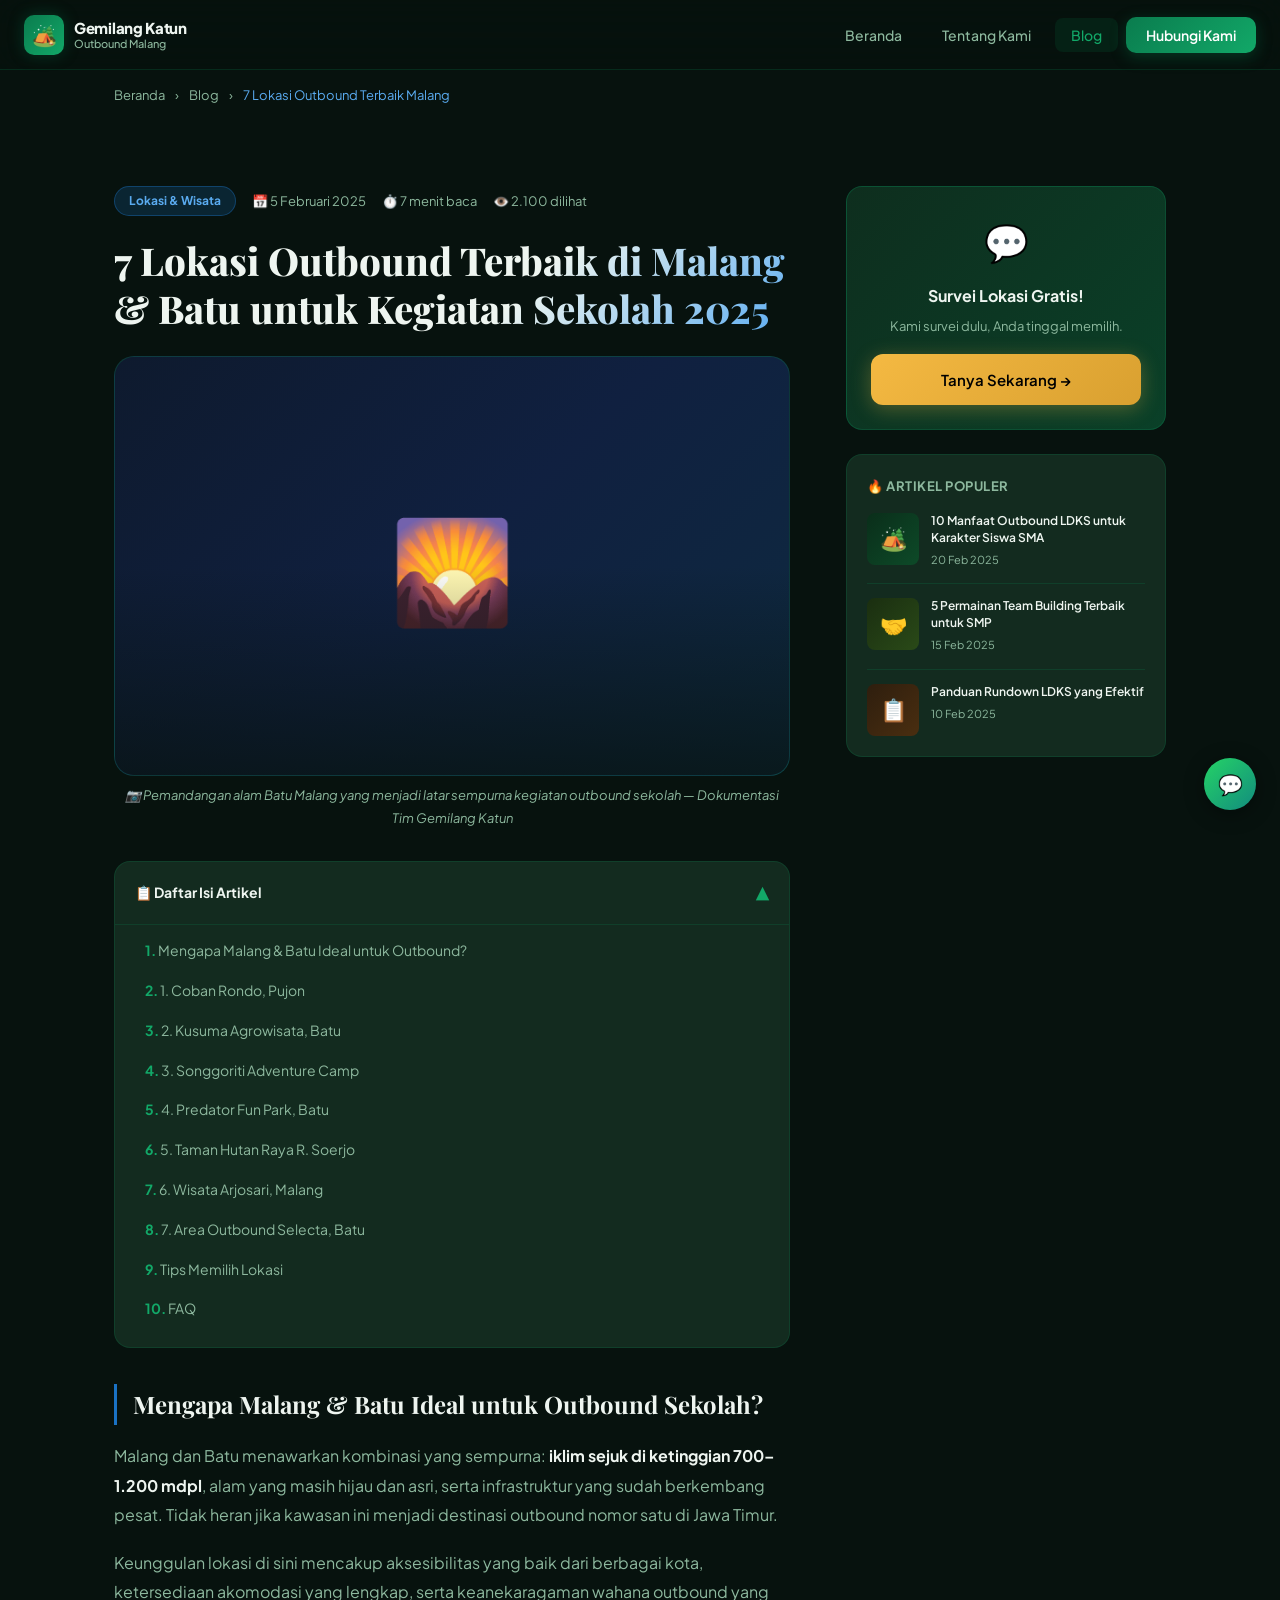
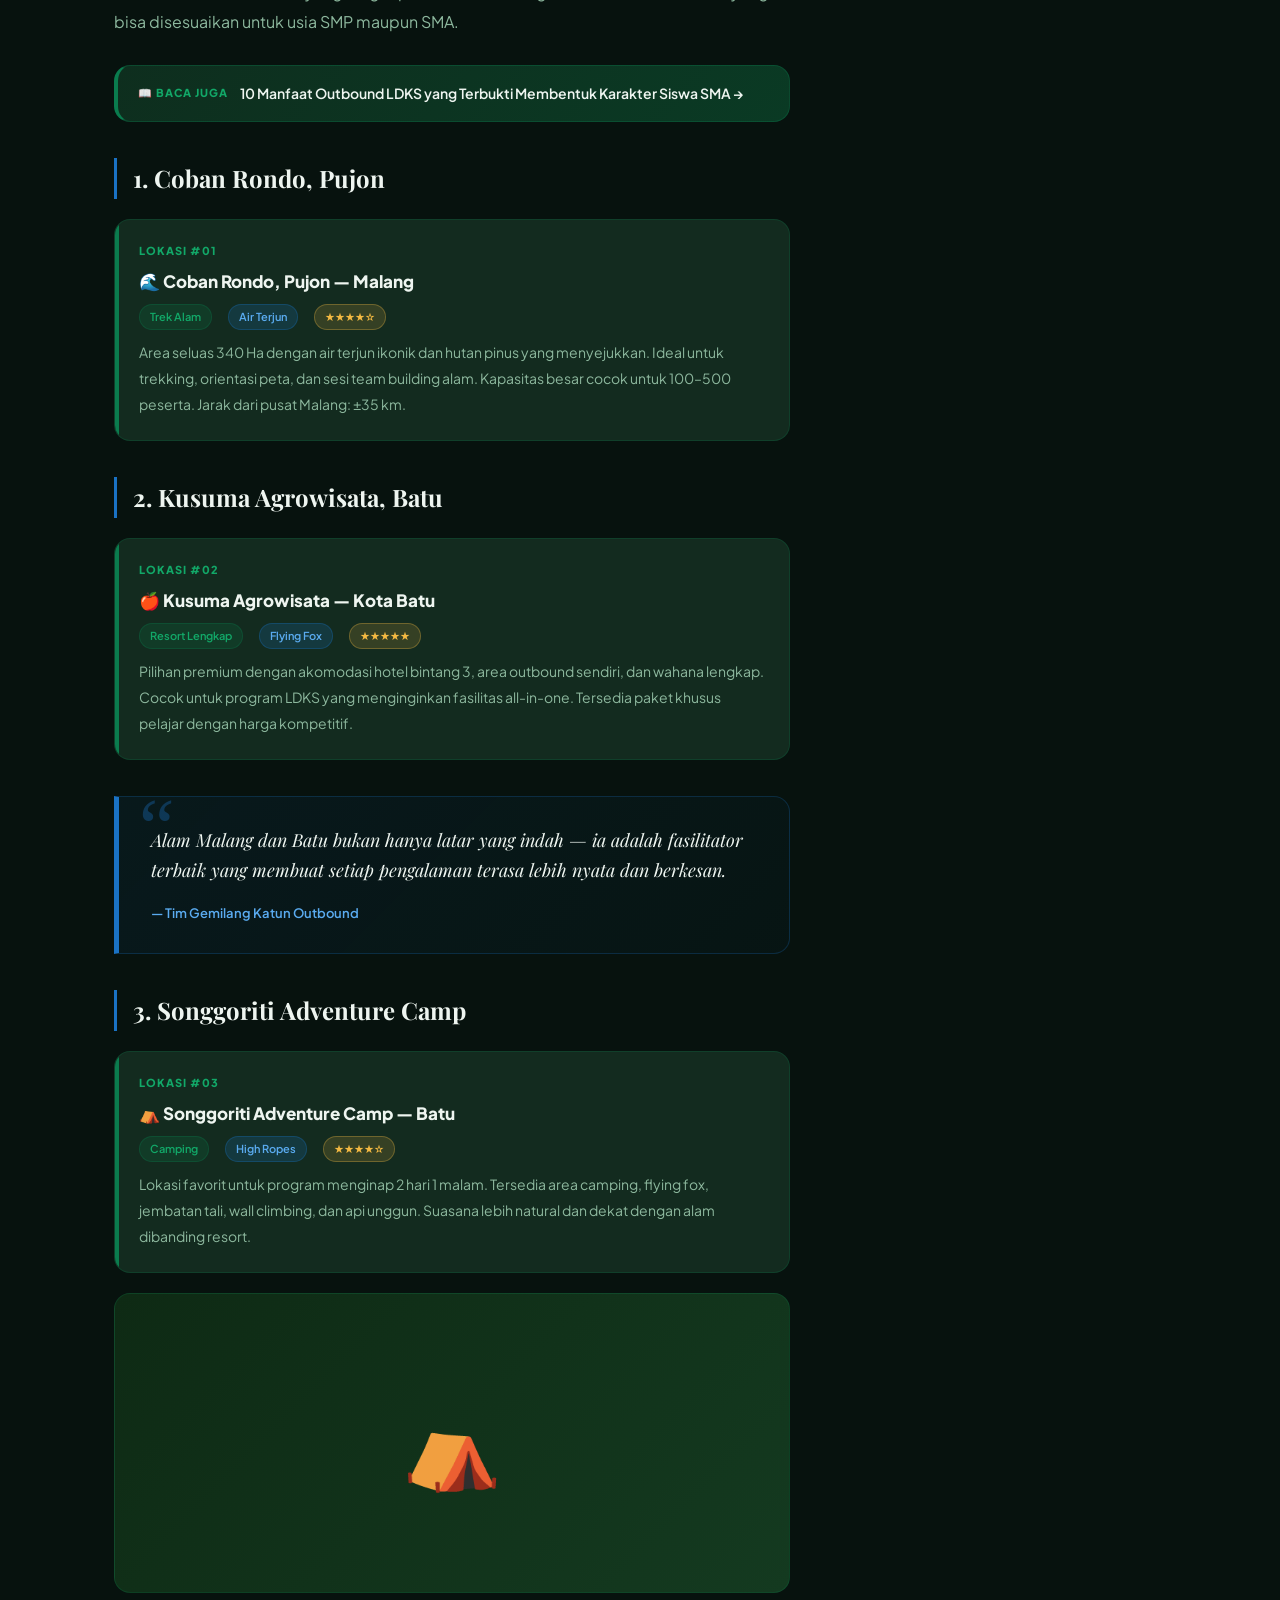
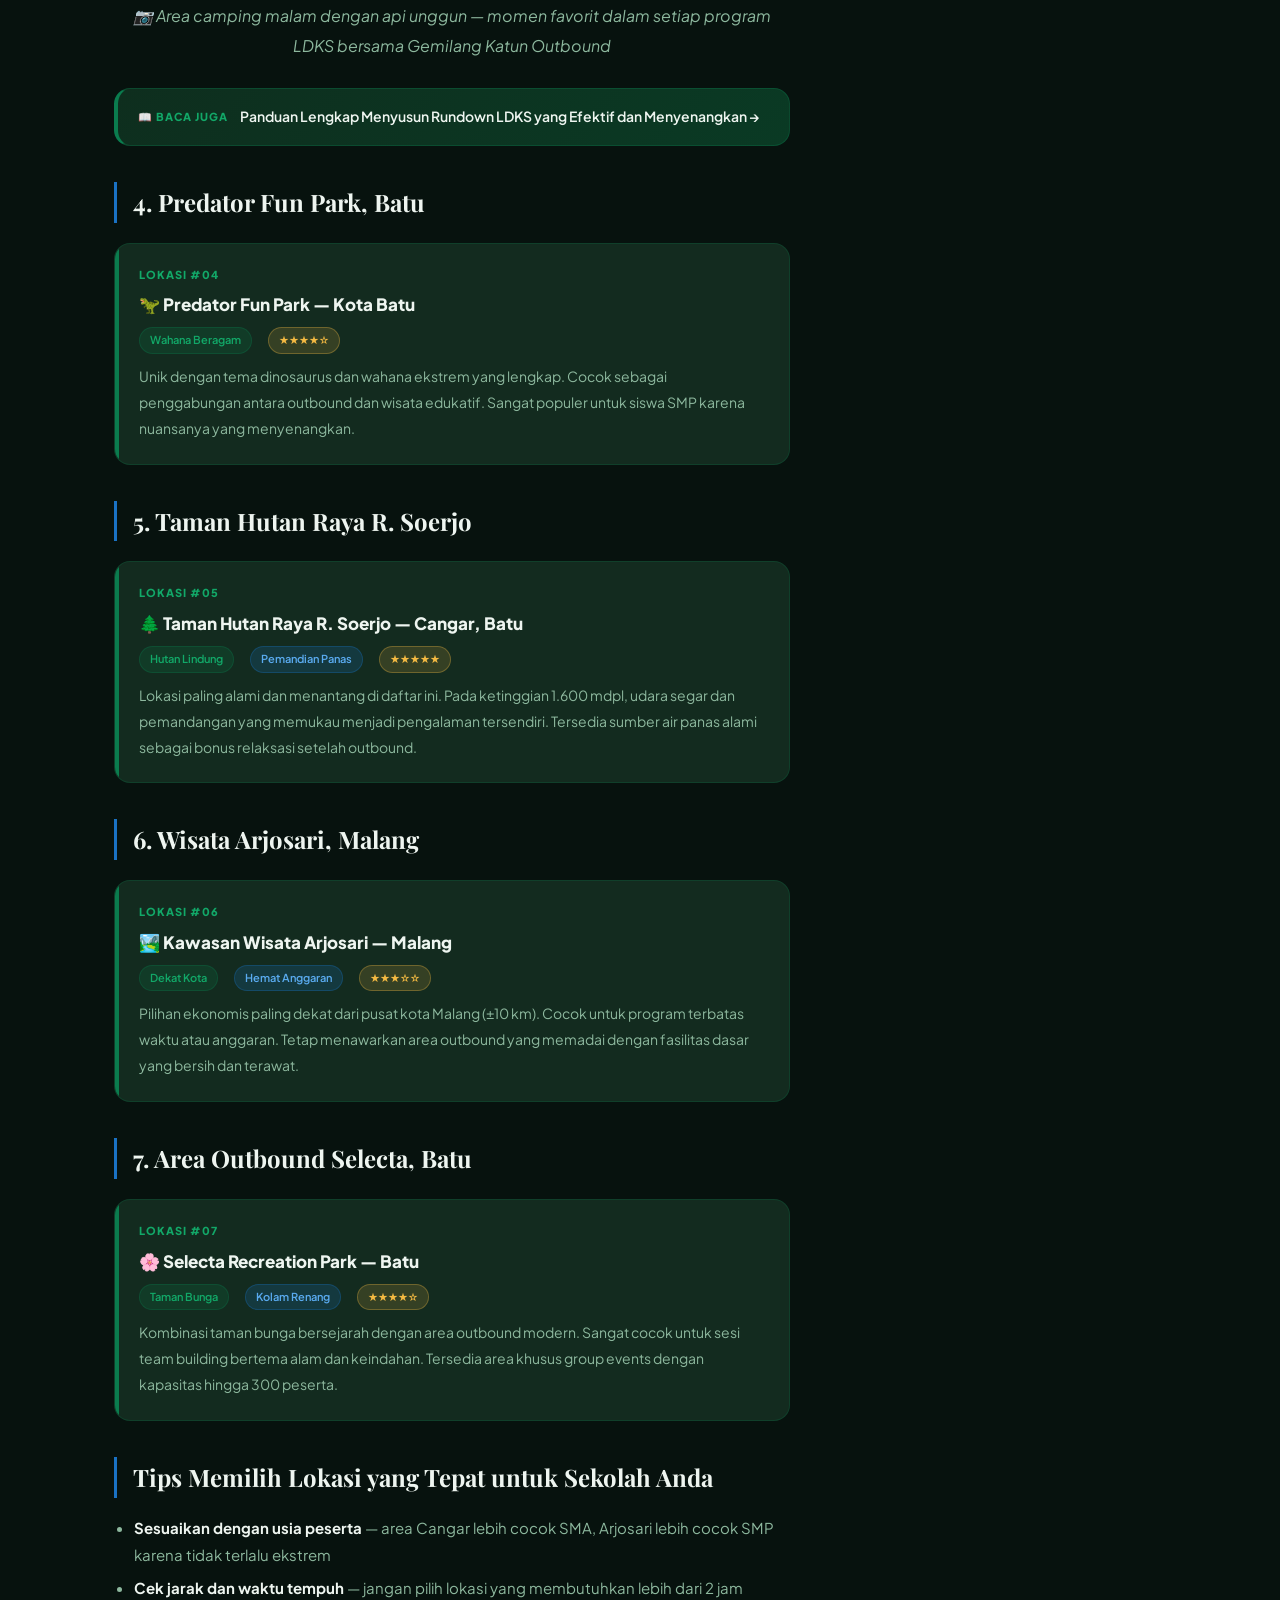
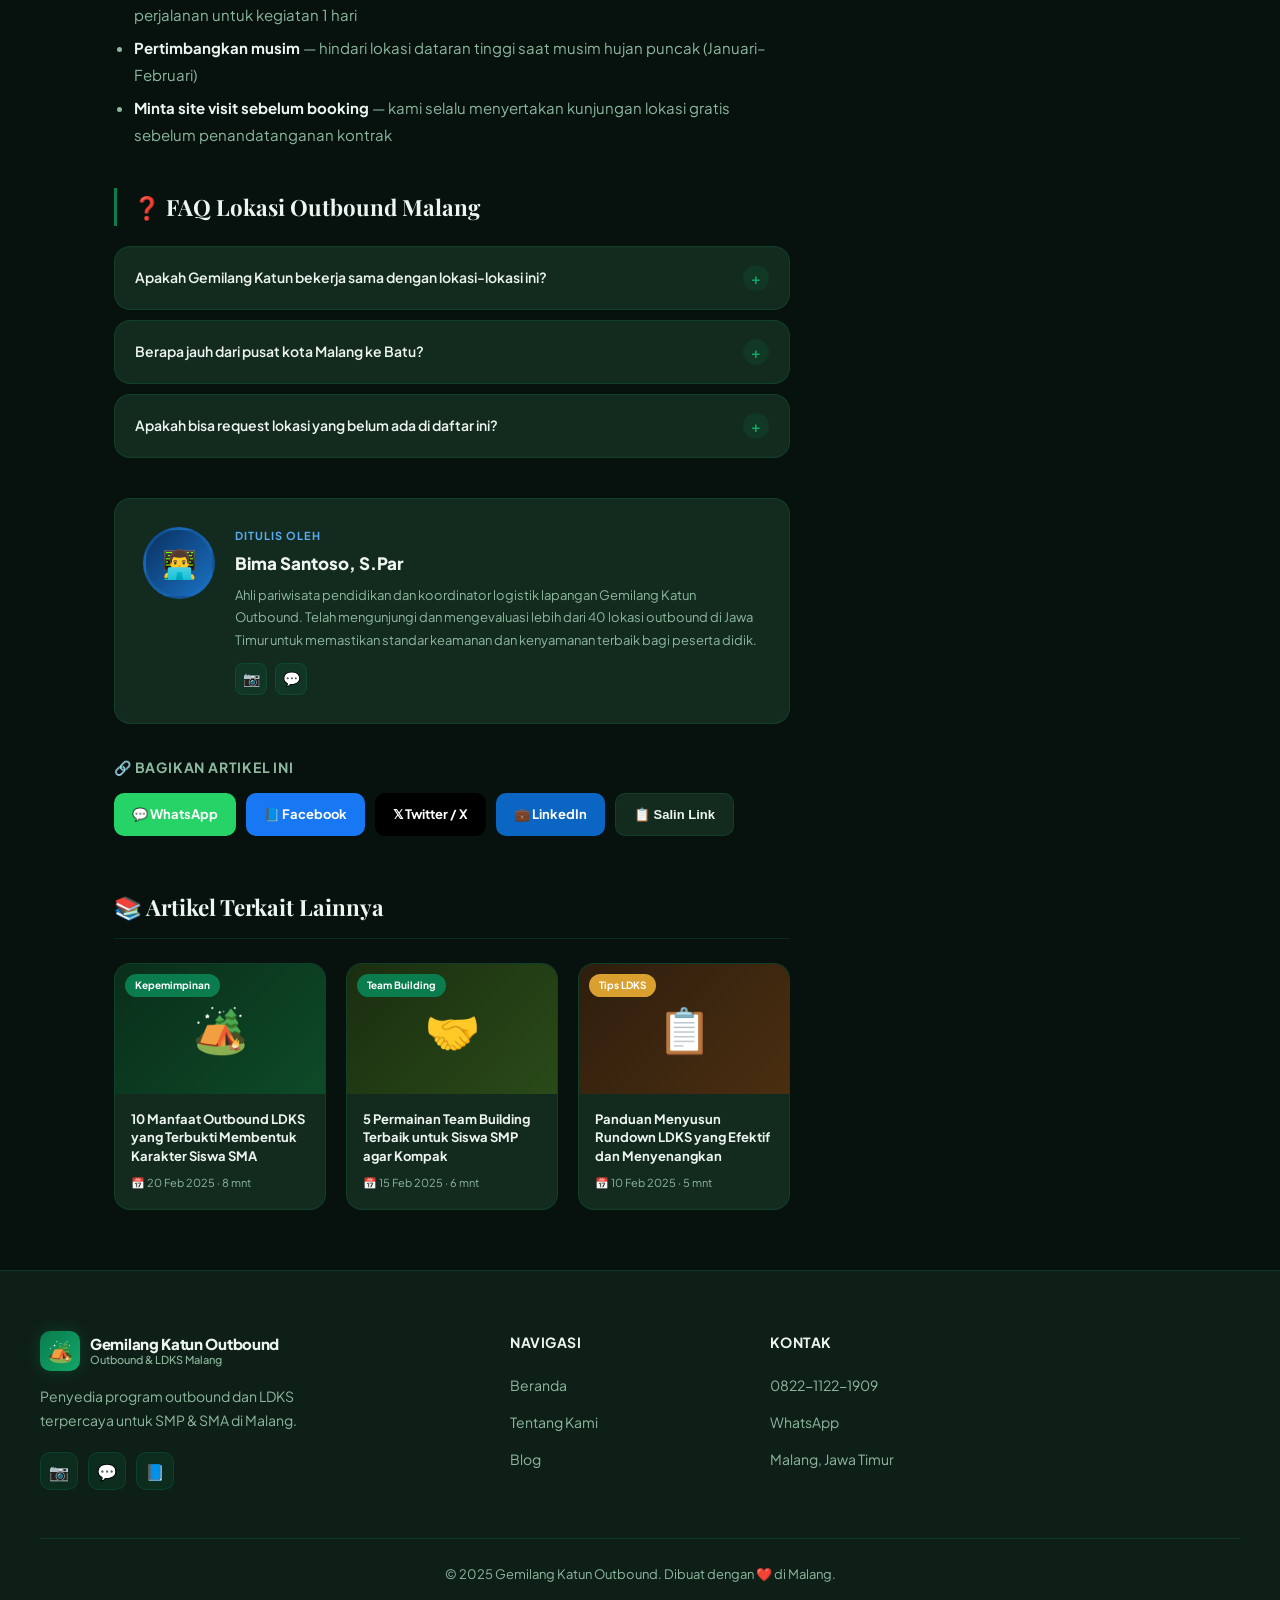
<file: artikel-lokasi-outbound-malang.html>
<!DOCTYPE html>
<html lang="id">

<head>
    <meta charset="UTF-8" />
    <meta name="viewport" content="width=device-width, initial-scale=1.0" />
    <title>7 Lokasi Outbound Terbaik di Malang &amp; Batu 2025 | Gemilang Katun Outbound</title>
    <meta name="description"
        content="Rekomendasi 7 lokasi outbound terbaik di Malang dan Batu untuk kegiatan sekolah, LDKS, dan gathering. Lengkap dengan fasilitas, harga, dan tips memilih lokasi." />
    <link rel="stylesheet" href="style.css" />
    <style>
        .article-wrapper {
            max-width: 1100px;
            margin: 0 auto;
            padding: 80px 24px 60px;
            display: grid;
            grid-template-columns: 1fr 320px;
            gap: 56px;
            align-items: start
        }

        .article-hero-img {
            width: 100%;
            height: 420px;
            border-radius: 20px;
            display: flex;
            align-items: center;
            justify-content: center;
            font-size: 100px;
            position: relative;
            overflow: hidden;
            margin-bottom: 8px;
            border: 1px solid rgba(10, 124, 78, .3)
        }

        .article-hero-img::before {
            content: '';
            position: absolute;
            inset: 0;
            background: linear-gradient(to top, rgba(7, 18, 14, .7) 0%, transparent 50%)
        }

        .img-caption {
            font-size: 13px;
            color: var(--text-muted);
            text-align: center;
            margin-bottom: 32px;
            font-style: italic
        }

        .article-meta {
            display: flex;
            align-items: center;
            gap: 16px;
            flex-wrap: wrap;
            margin-bottom: 20px;
            font-size: 13px;
            color: var(--text-muted)
        }

        .article-category-tag {
            background: rgba(26, 114, 196, .2);
            border: 1px solid rgba(26, 114, 196, .4);
            color: #5aabf0;
            padding: 4px 14px;
            border-radius: 100px;
            font-size: 12px;
            font-weight: 700
        }

        .article-title {
            font-family: 'Playfair Display', serif;
            font-size: clamp(1.7rem, 3.5vw, 2.4rem);
            font-weight: 800;
            line-height: 1.25;
            margin-bottom: 24px;
            background: linear-gradient(135deg, var(--text-primary) 60%, #5aabf0);
            -webkit-background-clip: text;
            -webkit-text-fill-color: transparent;
            background-clip: text
        }

        .toc-container {
            background: var(--bg-card);
            border: 1px solid var(--border);
            border-radius: var(--radius);
            margin-bottom: 36px;
            overflow: hidden
        }

        .toc-header {
            display: flex;
            align-items: center;
            justify-content: space-between;
            padding: 16px 20px;
            cursor: pointer;
            user-select: none;
            transition: var(--transition)
        }

        .toc-header:hover {
            background: rgba(10, 124, 78, .08)
        }

        .toc-header strong {
            font-size: 14px;
            font-weight: 700;
            color: var(--text-primary)
        }

        .toc-arrow {
            font-size: 18px;
            color: var(--primary-light);
            transition: transform .3s ease
        }

        .toc-arrow.open {
            transform: rotate(180deg)
        }

        .toc-body {
            max-height: 0;
            overflow: hidden;
            transition: max-height .4s ease
        }

        .toc-body.open {
            max-height: 600px
        }

        .toc-list {
            list-style: none;
            padding: 8px 20px 16px;
            border-top: 1px solid var(--border);
            counter-reset: toc
        }

        .toc-list li {
            margin-bottom: 4px;
            counter-increment: toc
        }

        .toc-list a {
            text-decoration: none;
            color: var(--text-muted);
            font-size: 14px;
            padding: 6px 10px;
            border-radius: 8px;
            display: block;
            transition: var(--transition)
        }

        .toc-list a::before {
            content: counter(toc) ". ";
            color: var(--primary-light);
            font-weight: 700
        }

        .toc-list a:hover {
            color: var(--primary-light);
            background: rgba(10, 124, 78, .1)
        }

        .article-body h2 {
            font-family: 'Playfair Display', serif;
            font-size: 1.5rem;
            font-weight: 700;
            color: var(--text-primary);
            margin: 36px 0 16px;
            border-left: 3px solid #1a72c4;
            padding-left: 16px
        }

        .article-body h3 {
            font-size: 1.05rem;
            font-weight: 700;
            color: #5aabf0;
            margin: 20px 0 8px
        }

        .article-body p {
            font-size: 16px;
            color: var(--text-muted);
            line-height: 1.85;
            margin-bottom: 18px
        }

        .article-body ul {
            padding-left: 20px;
            margin-bottom: 18px
        }

        .article-body li {
            font-size: 15px;
            color: var(--text-muted);
            line-height: 1.8;
            margin-bottom: 6px
        }

        .article-body strong {
            color: var(--text-primary)
        }

        .lokasi-card {
            background: var(--bg-card);
            border: 1px solid var(--border);
            border-radius: var(--radius);
            padding: 22px 24px;
            margin: 20px 0;
            position: relative;
            overflow: hidden;
            transition: var(--transition)
        }

        .lokasi-card:hover {
            border-color: rgba(10, 124, 78, .4);
            transform: translateY(-2px)
        }

        .lokasi-card::before {
            content: '';
            position: absolute;
            left: 0;
            top: 0;
            bottom: 0;
            width: 4px;
            background: var(--primary)
        }

        .lokasi-num {
            font-size: 11px;
            font-weight: 800;
            letter-spacing: 1px;
            text-transform: uppercase;
            color: var(--primary-light);
            margin-bottom: 6px
        }

        .lokasi-name {
            font-size: 17px;
            font-weight: 800;
            color: var(--text-primary);
            margin-bottom: 8px
        }

        .lokasi-meta {
            display: flex;
            gap: 16px;
            flex-wrap: wrap;
            margin-bottom: 10px
        }

        .lokasi-badge {
            font-size: 11px;
            padding: 3px 10px;
            border-radius: 100px;
            font-weight: 600
        }

        .badge-green {
            background: rgba(10, 124, 78, .2);
            color: var(--primary-light);
            border: 1px solid rgba(10, 124, 78, .3)
        }

        .badge-blue {
            background: rgba(26, 114, 196, .2);
            color: #5aabf0;
            border: 1px solid rgba(26, 114, 196, .3)
        }

        .badge-gold {
            background: rgba(244, 185, 66, .15);
            color: var(--accent);
            border: 1px solid rgba(244, 185, 66, .3)
        }

        .article-mid-img {
            width: 100%;
            height: 300px;
            border-radius: var(--radius);
            display: flex;
            align-items: center;
            justify-content: center;
            font-size: 80px;
            margin: 8px 0;
            border: 1px solid var(--border)
        }

        .baca-juga {
            background: linear-gradient(135deg, #0e2e1e, #0a3a24);
            border: 1px solid rgba(10, 124, 78, .35);
            border-left: 4px solid var(--primary);
            border-radius: var(--radius);
            padding: 16px 20px;
            margin: 28px 0;
            display: flex;
            align-items: center;
            gap: 12px
        }

        .baca-juga-label {
            font-size: 11px;
            font-weight: 800;
            color: var(--primary-light);
            text-transform: uppercase;
            letter-spacing: 1px;
            white-space: nowrap
        }

        .baca-juga a {
            text-decoration: none;
            color: var(--text-primary);
            font-size: 14px;
            font-weight: 600;
            transition: var(--transition)
        }

        .baca-juga a:hover {
            color: var(--primary-light)
        }

        .article-quote {
            background: linear-gradient(135deg, rgba(26, 114, 196, .08), rgba(26, 114, 196, .03));
            border: 1px solid rgba(26, 114, 196, .25);
            border-left: 5px solid #1a72c4;
            border-radius: 0 var(--radius) var(--radius) 0;
            padding: 28px 32px;
            margin: 36px 0;
            position: relative
        }

        .article-quote::before {
            content: '\201C';
            position: absolute;
            top: -10px;
            left: 20px;
            font-size: 80px;
            color: #1a72c4;
            opacity: .35;
            font-family: serif;
            line-height: 1
        }

        .article-quote p {
            font-size: 18px !important;
            font-style: italic;
            color: var(--text-primary) !important;
            font-family: 'Playfair Display', serif;
            line-height: 1.7 !important;
            margin: 0 0 12px !important
        }

        .article-quote cite {
            font-size: 13px;
            color: #5aabf0;
            font-weight: 600;
            font-style: normal
        }

        .article-faq {
            margin: 40px 0
        }

        .article-faq h2 {
            font-family: 'Playfair Display', serif;
            font-size: 1.4rem;
            color: var(--text-primary);
            margin-bottom: 20px;
            padding-left: 16px;
            border-left: 3px solid var(--primary)
        }

        .faq-item {
            background: var(--bg-card);
            border: 1px solid var(--border);
            border-radius: var(--radius);
            margin-bottom: 10px;
            overflow: hidden
        }

        .faq-item.open {
            border-color: rgba(10, 124, 78, .4)
        }

        .faq-q {
            display: flex;
            align-items: center;
            justify-content: space-between;
            padding: 18px 20px;
            cursor: pointer;
            font-size: 14px;
            font-weight: 600;
            color: var(--text-primary);
            gap: 12px;
            user-select: none;
            transition: var(--transition)
        }

        .faq-q:hover {
            color: var(--primary-light)
        }

        .faq-icon {
            width: 26px;
            height: 26px;
            background: rgba(10, 124, 78, .15);
            border-radius: 50%;
            display: flex;
            align-items: center;
            justify-content: center;
            font-size: 15px;
            color: var(--primary-light);
            flex-shrink: 0;
            transition: var(--transition)
        }

        .faq-item.open .faq-icon {
            transform: rotate(45deg);
            background: rgba(10, 124, 78, .3)
        }

        .faq-a {
            max-height: 0;
            overflow: hidden;
            transition: max-height .4s ease, padding .3s ease;
            padding: 0 20px;
            font-size: 14px;
            color: var(--text-muted);
            line-height: 1.75
        }

        .faq-item.open .faq-a {
            max-height: 300px;
            padding: 0 20px 18px
        }

        .author-card {
            background: var(--bg-card);
            border: 1px solid var(--border);
            border-radius: var(--radius);
            padding: 28px;
            margin: 40px 0 32px;
            display: flex;
            gap: 20px;
            align-items: flex-start
        }

        .author-avatar {
            width: 72px;
            height: 72px;
            border-radius: 50%;
            background: linear-gradient(135deg, #0a3060, #1a72c4);
            display: flex;
            align-items: center;
            justify-content: center;
            font-size: 28px;
            flex-shrink: 0;
            border: 3px solid rgba(26, 114, 196, .4)
        }

        .author-info {
            flex: 1
        }

        .author-label {
            font-size: 11px;
            text-transform: uppercase;
            letter-spacing: 1px;
            color: #5aabf0;
            font-weight: 700;
            margin-bottom: 4px
        }

        .author-name {
            font-size: 17px;
            font-weight: 800;
            color: var(--text-primary);
            margin-bottom: 6px
        }

        .author-bio {
            font-size: 13px;
            color: var(--text-muted);
            line-height: 1.7;
            margin-bottom: 12px
        }

        .author-socials {
            display: flex;
            gap: 8px
        }

        .author-social {
            width: 32px;
            height: 32px;
            background: rgba(10, 124, 78, .15);
            border: 1px solid var(--border);
            border-radius: 8px;
            display: flex;
            align-items: center;
            justify-content: center;
            font-size: 14px;
            text-decoration: none;
            transition: var(--transition)
        }

        .author-social:hover {
            background: var(--primary);
            border-color: var(--primary)
        }

        .share-section {
            margin: 8px 0 40px
        }

        .share-title {
            font-size: 14px;
            font-weight: 700;
            color: var(--text-muted);
            text-transform: uppercase;
            letter-spacing: .8px;
            margin-bottom: 14px
        }

        .share-buttons {
            display: flex;
            gap: 10px;
            flex-wrap: wrap
        }

        .share-btn {
            display: inline-flex;
            align-items: center;
            gap: 8px;
            padding: 10px 18px;
            border-radius: 10px;
            font-size: 13px;
            font-weight: 700;
            text-decoration: none;
            border: none;
            cursor: pointer;
            transition: var(--transition);
            color: #fff
        }

        .share-btn:hover {
            transform: translateY(-2px);
            filter: brightness(1.1)
        }

        .share-wa {
            background: #25D366
        }

        .share-fb {
            background: #1877F2
        }

        .share-tw {
            background: #000
        }

        .share-li {
            background: #0A66C2
        }

        .share-cp {
            background: var(--bg-card);
            color: var(--text-primary);
            border: 1px solid var(--border)
        }

        .related-section {
            margin-top: 52px
        }

        .related-title {
            font-family: 'Playfair Display', serif;
            font-size: 1.4rem;
            font-weight: 700;
            color: var(--text-primary);
            margin-bottom: 24px;
            padding-bottom: 12px;
            border-bottom: 1px solid var(--border)
        }

        .related-grid {
            display: grid;
            grid-template-columns: repeat(3, 1fr);
            gap: 20px
        }

        .related-card {
            background: var(--bg-card);
            border: 1px solid var(--border);
            border-radius: var(--radius);
            overflow: hidden;
            text-decoration: none;
            display: block;
            transition: var(--transition)
        }

        .related-card:hover {
            border-color: rgba(10, 124, 78, .5);
            transform: translateY(-4px);
            box-shadow: var(--shadow-lg)
        }

        .related-img {
            height: 130px;
            display: flex;
            align-items: center;
            justify-content: center;
            font-size: 44px;
            position: relative
        }

        .related-tag {
            position: absolute;
            top: 10px;
            left: 10px;
            font-size: 10px;
            font-weight: 700;
            padding: 3px 10px;
            border-radius: 100px;
            color: #fff
        }

        .related-body {
            padding: 16px
        }

        .related-card-title {
            font-size: 13px;
            font-weight: 700;
            color: var(--text-primary);
            line-height: 1.45;
            margin-bottom: 8px;
            transition: var(--transition)
        }

        .related-card:hover .related-card-title {
            color: var(--primary-light)
        }

        .related-date {
            font-size: 11px;
            color: var(--text-muted)
        }

        .article-sidebar {
            position: sticky;
            top: 90px;
            display: flex;
            flex-direction: column;
            gap: 24px
        }

        .sidebar-cta {
            background: linear-gradient(135deg, #0e2e1e, #0a4028);
            border: 1px solid rgba(10, 124, 78, .4);
            border-radius: var(--radius);
            padding: 24px;
            text-align: center
        }

        .sidebar-cta p {
            font-size: 16px;
            font-weight: 700;
            color: var(--text-primary);
            margin-bottom: 6px
        }

        .sidebar-cta small {
            font-size: 13px;
            color: var(--text-muted);
            display: block;
            margin-bottom: 16px
        }

        .sidebar-mini-card {
            background: var(--bg-card);
            border: 1px solid var(--border);
            border-radius: var(--radius);
            padding: 20px
        }

        .sidebar-mini-title {
            font-size: 13px;
            font-weight: 700;
            text-transform: uppercase;
            letter-spacing: .5px;
            color: var(--text-muted);
            margin-bottom: 16px
        }

        .mini-article {
            display: flex;
            gap: 12px;
            margin-bottom: 14px;
            text-decoration: none;
            align-items: flex-start;
            padding-bottom: 14px;
            border-bottom: 1px solid var(--border)
        }

        .mini-article:last-child {
            margin: 0;
            padding: 0;
            border: none
        }

        .mini-thumb {
            width: 52px;
            height: 52px;
            border-radius: 8px;
            display: flex;
            align-items: center;
            justify-content: center;
            font-size: 22px;
            flex-shrink: 0
        }

        .mini-title {
            font-size: 12px;
            font-weight: 600;
            color: var(--text-primary);
            line-height: 1.4;
            margin-bottom: 4px;
            transition: var(--transition)
        }

        .mini-article:hover .mini-title {
            color: var(--primary-light)
        }

        .mini-date {
            font-size: 11px;
            color: var(--text-muted)
        }

        @media(max-width:1024px){
            .article-wrapper{grid-template-columns:1fr;gap:40px;padding:56px 20px 60px}
            .article-sidebar{position:static}
            .related-grid{grid-template-columns:repeat(3,1fr)}
        }
        @media(max-width:768px){
            .article-wrapper{padding:48px 18px 52px;gap:36px}
            .article-hero-img{height:280px;font-size:80px}
            .article-mid-img{height:220px;font-size:64px}
            .article-title{font-size:1.5rem}
            .article-body h2{font-size:1.2rem}
            .article-body p{font-size:15px}
            .article-quote{padding:22px 24px}
            .article-quote p{font-size:16px!important}
            .author-card{flex-direction:column;padding:22px;gap:14px}
            .related-grid{grid-template-columns:repeat(3,1fr)}
            .share-buttons{gap:8px}
            .baca-juga{flex-direction:column;gap:6px}
            .lokasi-meta{gap:8px}
            .lokasi-name{font-size:15px}
        }
        @media(max-width:540px){
            .article-wrapper{padding:40px 16px 44px}
            .article-hero-img{height:230px;font-size:72px;border-radius:var(--radius)}
            .article-mid-img{height:190px}
            .article-title{font-size:1.35rem;line-height:1.3}
            .article-meta{gap:10px;font-size:12px}
            .toc-list a{font-size:13px;padding:5px 8px}
            .share-btn{padding:9px 12px;font-size:12px}
            .related-grid{grid-template-columns:1fr}
            .related-img{height:110px;font-size:38px}
            .author-name{font-size:15px}
            .author-bio{font-size:12px}
            .faq-q{font-size:13px;padding:15px 16px}
            .faq-a{padding:0 16px}
            .faq-item.open .faq-a{padding:0 16px 14px}
            .sidebar-cta{padding:20px 16px}
            .img-caption{font-size:12px}
            .lokasi-card{padding:16px 18px}
            .lokasi-name{font-size:14px}
        }
        @media(max-width:390px){
            .article-wrapper{padding:36px 14px 40px}
            .article-hero-img{height:200px;font-size:60px}
            .article-title{font-size:1.2rem}
            .article-body h2{font-size:1.1rem}
            .article-body p,.article-body li{font-size:14px}
            .share-buttons{display:grid;grid-template-columns:1fr 1fr}
            .share-cp{grid-column:span 2}
            .share-btn{justify-content:center;width:100%}
            .related-grid{grid-template-columns:1fr 1fr;gap:10px}
            .related-body{padding:12px}
            .related-card-title{font-size:12px}
            .baca-juga{padding:12px 14px}
            .baca-juga a{font-size:13px}
            .article-quote{padding:18px 18px 18px 22px}
            .article-quote p{font-size:15px!important}
            .lokasi-badge{font-size:10px;padding:2px 8px}
        }
    </style>
</head>

<body>
    <nav class="navbar" id="navbar">
        <a href="index.html" class="nav-brand">
            <div class="nav-brand-icon">&#x1F3D5;&#xFE0F;</div>
            <div class="nav-brand-text"><span>Gemilang Katun</span><span>Outbound Malang</span></div>
        </a>
        <ul class="nav-links">
            <li><a href="index.html">Beranda</a></li>
            <li><a href="about.html">Tentang Kami</a></li>
            <li><a href="blog.html" class="active">Blog</a></li>
            <li><a href="https://wa.me/6282211221909" class="nav-cta" target="_blank" rel="noopener">Hubungi Kami</a>
            </li>
        </ul>
        <button class="hamburger" id="hamburger" aria-label="Menu"><span></span><span></span><span></span></button>
    </nav>
    <div class="mobile-nav" id="mobileNav">
        <a href="index.html">Beranda</a><a href="about.html">Tentang Kami</a>
        <a href="blog.html" class="active">Blog</a>
        <a href="https://wa.me/6282211221909" class="mobile-nav-cta" target="_blank" rel="noopener">Hubungi WhatsApp</a>
    </div>

    <div style="padding:84px 24px 0;max-width:1100px;margin:0 auto;">
        <nav style="font-size:13px;color:var(--text-muted);">
            <a href="index.html" style="color:var(--text-muted);text-decoration:none;">Beranda</a>
            <span style="margin:0 8px;">&#8250;</span>
            <a href="blog.html" style="color:var(--text-muted);text-decoration:none;">Blog</a>
            <span style="margin:0 8px;">&#8250;</span>
            <span style="color:#5aabf0;">7 Lokasi Outbound Terbaik Malang</span>
        </nav>
    </div>

    <div class="article-wrapper">
        <main>
            <div class="article-meta">
                <span class="article-category-tag">Lokasi &amp; Wisata</span>
                <span>&#x1F4C5; 5 Februari 2025</span><span>&#x23F1;&#xFE0F; 7 menit baca</span><span>&#x1F441;&#xFE0F;
                    2.100 dilihat</span>
            </div>
            <h1 class="article-title">7 Lokasi Outbound Terbaik di Malang &amp; Batu untuk Kegiatan Sekolah 2025</h1>

            <div class="article-hero-img" style="background:linear-gradient(135deg,#0e1a2e,#102040,#0e2a40);">&#x1F304;
            </div>
            <p class="img-caption">&#x1F4F7; Pemandangan alam Batu Malang yang menjadi latar sempurna kegiatan outbound
                sekolah — Dokumentasi Tim Gemilang Katun</p>

            <div class="toc-container">
                <div class="toc-header" onclick="toggleTOC()">
                    <strong>&#x1F4CB; Daftar Isi Artikel</strong>
                    <span class="toc-arrow" id="tocArrow">&#x25BC;</span>
                </div>
                <div class="toc-body" id="tocBody">
                    <ol class="toc-list">
                        <li><a href="#intro">Mengapa Malang &amp; Batu Ideal untuk Outbound?</a></li>
                        <li><a href="#l1">1. Coban Rondo, Pujon</a></li>
                        <li><a href="#l2">2. Kusuma Agrowisata, Batu</a></li>
                        <li><a href="#l3">3. Songgoriti Adventure Camp</a></li>
                        <li><a href="#l4">4. Predator Fun Park, Batu</a></li>
                        <li><a href="#l5">5. Taman Hutan Raya R. Soerjo</a></li>
                        <li><a href="#l6">6. Wisata Arjosari, Malang</a></li>
                        <li><a href="#l7">7. Area Outbound Selecta, Batu</a></li>
                        <li><a href="#tips">Tips Memilih Lokasi</a></li>
                        <li><a href="#faq">FAQ</a></li>
                    </ol>
                </div>
            </div>

            <div class="article-body">
                <h2 id="intro">Mengapa Malang &amp; Batu Ideal untuk Outbound Sekolah?</h2>
                <p>Malang dan Batu menawarkan kombinasi yang sempurna: <strong>iklim sejuk di ketinggian 700–1.200
                        mdpl</strong>, alam yang masih hijau dan asri, serta infrastruktur yang sudah berkembang pesat.
                    Tidak heran jika kawasan ini menjadi destinasi outbound nomor satu di Jawa Timur.</p>
                <p>Keunggulan lokasi di sini mencakup aksesibilitas yang baik dari berbagai kota, ketersediaan akomodasi
                    yang lengkap, serta keanekaragaman wahana outbound yang bisa disesuaikan untuk usia SMP maupun SMA.
                </p>

                <div class="baca-juga">
                    <span class="baca-juga-label">&#x1F4D6; Baca Juga</span>
                    <a href="artikel-manfaat-outbound-ldks.html">10 Manfaat Outbound LDKS yang Terbukti Membentuk
                        Karakter Siswa SMA &rarr;</a>
                </div>

                <h2 id="l1">1. Coban Rondo, Pujon</h2>
                <div class="lokasi-card">
                    <div class="lokasi-num">Lokasi #01</div>
                    <div class="lokasi-name">&#x1F30A; Coban Rondo, Pujon — Malang</div>
                    <div class="lokasi-meta">
                        <span class="lokasi-badge badge-green">Trek Alam</span>
                        <span class="lokasi-badge badge-blue">Air Terjun</span>
                        <span class="lokasi-badge badge-gold">&#x2605;&#x2605;&#x2605;&#x2605;&#x2606;</span>
                    </div>
                    <p style="margin:0;font-size:14px;color:var(--text-muted);">Area seluas 340 Ha dengan air terjun
                        ikonik dan hutan pinus yang menyejukkan. Ideal untuk trekking, orientasi peta, dan sesi team
                        building alam. Kapasitas besar cocok untuk 100–500 peserta. Jarak dari pusat Malang: ±35 km.</p>
                </div>

                <h2 id="l2">2. Kusuma Agrowisata, Batu</h2>
                <div class="lokasi-card">
                    <div class="lokasi-num">Lokasi #02</div>
                    <div class="lokasi-name">&#x1F34E; Kusuma Agrowisata — Kota Batu</div>
                    <div class="lokasi-meta">
                        <span class="lokasi-badge badge-green">Resort Lengkap</span>
                        <span class="lokasi-badge badge-blue">Flying Fox</span>
                        <span class="lokasi-badge badge-gold">&#x2605;&#x2605;&#x2605;&#x2605;&#x2605;</span>
                    </div>
                    <p style="margin:0;font-size:14px;color:var(--text-muted);">Pilihan premium dengan akomodasi hotel
                        bintang 3, area outbound sendiri, dan wahana lengkap. Cocok untuk program LDKS yang menginginkan
                        fasilitas all-in-one. Tersedia paket khusus pelajar dengan harga kompetitif.</p>
                </div>

                <blockquote class="article-quote">
                    <p>Alam Malang dan Batu bukan hanya latar yang indah — ia adalah fasilitator terbaik yang membuat
                        setiap pengalaman terasa lebih nyata dan berkesan.</p>
                    <cite>— Tim Gemilang Katun Outbound</cite>
                </blockquote>

                <h2 id="l3">3. Songgoriti Adventure Camp</h2>
                <div class="lokasi-card">
                    <div class="lokasi-num">Lokasi #03</div>
                    <div class="lokasi-name">&#x26FA; Songgoriti Adventure Camp — Batu</div>
                    <div class="lokasi-meta">
                        <span class="lokasi-badge badge-green">Camping</span>
                        <span class="lokasi-badge badge-blue">High Ropes</span>
                        <span class="lokasi-badge badge-gold">&#x2605;&#x2605;&#x2605;&#x2605;&#x2606;</span>
                    </div>
                    <p style="margin:0;font-size:14px;color:var(--text-muted);">Lokasi favorit untuk program menginap 2
                        hari 1 malam. Tersedia area camping, flying fox, jembatan tali, wall climbing, dan api unggun.
                        Suasana lebih natural dan dekat dengan alam dibanding resort.</p>
                </div>

                <div class="article-mid-img" style="background:linear-gradient(135deg,#0e2a14,#143a20);">&#x26FA;</div>
                <p class="img-caption">&#x1F4F7; Area camping malam dengan api unggun — momen favorit dalam setiap
                    program LDKS bersama Gemilang Katun Outbound</p>

                <div class="baca-juga">
                    <span class="baca-juga-label">&#x1F4D6; Baca Juga</span>
                    <a href="artikel-panduan-rundown-ldks.html">Panduan Lengkap Menyusun Rundown LDKS yang Efektif dan
                        Menyenangkan &rarr;</a>
                </div>

                <h2 id="l4">4. Predator Fun Park, Batu</h2>
                <div class="lokasi-card">
                    <div class="lokasi-num">Lokasi #04</div>
                    <div class="lokasi-name">&#x1F996; Predator Fun Park — Kota Batu</div>
                    <div class="lokasi-meta">
                        <span class="lokasi-badge badge-green">Wahana Beragam</span>
                        <span class="lokasi-badge badge-gold">&#x2605;&#x2605;&#x2605;&#x2605;&#x2606;</span>
                    </div>
                    <p style="margin:0;font-size:14px;color:var(--text-muted);">Unik dengan tema dinosaurus dan wahana
                        ekstrem yang lengkap. Cocok sebagai penggabungan antara outbound dan wisata edukatif. Sangat
                        populer untuk siswa SMP karena nuansanya yang menyenangkan.</p>
                </div>

                <h2 id="l5">5. Taman Hutan Raya R. Soerjo</h2>
                <div class="lokasi-card">
                    <div class="lokasi-num">Lokasi #05</div>
                    <div class="lokasi-name">&#x1F332; Taman Hutan Raya R. Soerjo — Cangar, Batu</div>
                    <div class="lokasi-meta">
                        <span class="lokasi-badge badge-green">Hutan Lindung</span>
                        <span class="lokasi-badge badge-blue">Pemandian Panas</span>
                        <span class="lokasi-badge badge-gold">&#x2605;&#x2605;&#x2605;&#x2605;&#x2605;</span>
                    </div>
                    <p style="margin:0;font-size:14px;color:var(--text-muted);">Lokasi paling alami dan menantang di
                        daftar ini. Pada ketinggian 1.600 mdpl, udara segar dan pemandangan yang memukau menjadi
                        pengalaman tersendiri. Tersedia sumber air panas alami sebagai bonus relaksasi setelah outbound.
                    </p>
                </div>

                <h2 id="l6">6. Wisata Arjosari, Malang</h2>
                <div class="lokasi-card">
                    <div class="lokasi-num">Lokasi #06</div>
                    <div class="lokasi-name">&#x1F3DE;&#xFE0F; Kawasan Wisata Arjosari — Malang</div>
                    <div class="lokasi-meta">
                        <span class="lokasi-badge badge-green">Dekat Kota</span>
                        <span class="lokasi-badge badge-blue">Hemat Anggaran</span>
                        <span class="lokasi-badge badge-gold">&#x2605;&#x2605;&#x2605;&#x2606;&#x2606;</span>
                    </div>
                    <p style="margin:0;font-size:14px;color:var(--text-muted);">Pilihan ekonomis paling dekat dari pusat
                        kota Malang (±10 km). Cocok untuk program terbatas waktu atau anggaran. Tetap menawarkan area
                        outbound yang memadai dengan fasilitas dasar yang bersih dan terawat.</p>
                </div>

                <h2 id="l7">7. Area Outbound Selecta, Batu</h2>
                <div class="lokasi-card">
                    <div class="lokasi-num">Lokasi #07</div>
                    <div class="lokasi-name">&#x1F338; Selecta Recreation Park — Batu</div>
                    <div class="lokasi-meta">
                        <span class="lokasi-badge badge-green">Taman Bunga</span>
                        <span class="lokasi-badge badge-blue">Kolam Renang</span>
                        <span class="lokasi-badge badge-gold">&#x2605;&#x2605;&#x2605;&#x2605;&#x2606;</span>
                    </div>
                    <p style="margin:0;font-size:14px;color:var(--text-muted);">Kombinasi taman bunga bersejarah dengan
                        area outbound modern. Sangat cocok untuk sesi team building bertema alam dan keindahan. Tersedia
                        area khusus group events dengan kapasitas hingga 300 peserta.</p>
                </div>

                <h2 id="tips">Tips Memilih Lokasi yang Tepat untuk Sekolah Anda</h2>
                <ul>
                    <li><strong>Sesuaikan dengan usia peserta</strong> — area Cangar lebih cocok SMA, Arjosari lebih
                        cocok SMP karena tidak terlalu ekstrem</li>
                    <li><strong>Cek jarak dan waktu tempuh</strong> — jangan pilih lokasi yang membutuhkan lebih dari 2
                        jam perjalanan untuk kegiatan 1 hari</li>
                    <li><strong>Pertimbangkan musim</strong> — hindari lokasi dataran tinggi saat musim hujan puncak
                        (Januari–Februari)</li>
                    <li><strong>Minta site visit sebelum booking</strong> — kami selalu menyertakan kunjungan lokasi
                        gratis sebelum penandatanganan kontrak</li>
                </ul>
            </div>

            <div class="article-faq">
                <h2 id="faq">&#x2753; FAQ Lokasi Outbound Malang</h2>
                <div class="faq-item" id="af1">
                    <div class="faq-q" onclick="toggleFaq('af1')">Apakah Gemilang Katun bekerja sama dengan
                        lokasi-lokasi ini?<div class="faq-icon">+</div>
                    </div>
                    <div class="faq-a">Ya! Kami memiliki kemitraan resmi dengan sebagian besar lokasi outbound di Malang
                        dan Batu. Hal ini memungkinkan kami mendapatkan harga yang lebih kompetitif dan prioritas
                        pemesanan untuk klien kami.</div>
                </div>
                <div class="faq-item" id="af2">
                    <div class="faq-q" onclick="toggleFaq('af2')">Berapa jauh dari pusat kota Malang ke Batu?<div
                            class="faq-icon">+</div>
                    </div>
                    <div class="faq-a">Jarak dari pusat kota Malang ke Kota Batu sekitar 15–20 km, atau 30–45 menit
                        perjalanan normal. Dengan transportasi bus atau kendaraan sekolah, biasanya membutuhkan 45–60
                        menit tergantung kondisi lalu lintas.</div>
                </div>
                <div class="faq-item" id="af3">
                    <div class="faq-q" onclick="toggleFaq('af3')">Apakah bisa request lokasi yang belum ada di daftar
                        ini?<div class="faq-icon">+</div>
                    </div>
                    <div class="faq-a">Tentu! Jika sekolah Anda memiliki preferensi lokasi khusus, kami akan melakukan
                        survei terlebih dahulu untuk memastikan kelayakan dan keamanan. Kami juga membuka rekomendasi
                        lokasi baru yang potensial dari klien kami.</div>
                </div>
            </div>

            <div class="author-card">
                <div class="author-avatar">&#x1F468;&#x200D;&#x1F4BB;</div>
                <div class="author-info">
                    <div class="author-label">Ditulis oleh</div>
                    <div class="author-name">Bima Santoso, S.Par</div>
                    <p class="author-bio">Ahli pariwisata pendidikan dan koordinator logistik lapangan Gemilang Katun
                        Outbound. Telah mengunjungi dan mengevaluasi lebih dari 40 lokasi outbound di Jawa Timur untuk
                        memastikan standar keamanan dan kenyamanan terbaik bagi peserta didik.</p>
                    <div class="author-socials">
                        <a href="#" class="author-social">&#x1F4F7;</a>
                        <a href="https://wa.me/6282211221909" class="author-social" target="_blank"
                            rel="noopener">&#x1F4AC;</a>
                    </div>
                </div>
            </div>

            <div class="share-section">
                <div class="share-title">&#x1F517; Bagikan Artikel Ini</div>
                <div class="share-buttons">
                    <a class="share-btn share-wa" id="shareWa" href="#" target="_blank" rel="noopener">&#x1F4AC;
                        WhatsApp</a>
                    <a class="share-btn share-fb" id="shareFb" href="#" target="_blank" rel="noopener">&#x1F4D8;
                        Facebook</a>
                    <a class="share-btn share-tw" id="shareTw" href="#" target="_blank" rel="noopener">&#x1D54F; Twitter
                        / X</a>
                    <a class="share-btn share-li" id="shareLi" href="#" target="_blank" rel="noopener">&#x1F4BC;
                        LinkedIn</a>
                    <button class="share-btn share-cp" id="shareCp" onclick="copyLink()">&#x1F4CB; Salin Link</button>
                </div>
            </div>

            <div class="related-section">
                <h2 class="related-title">&#x1F4DA; Artikel Terkait Lainnya</h2>
                <div class="related-grid">
                    <a href="artikel-manfaat-outbound-ldks.html" class="related-card">
                        <div class="related-img" style="background:linear-gradient(135deg,#0a2e1a,#0d4a28);">
                            <span class="related-tag" style="background:#0a7c4e;">Kepemimpinan</span>&#x1F3D5;&#xFE0F;
                        </div>
                        <div class="related-body">
                            <div class="related-card-title">10 Manfaat Outbound LDKS yang Terbukti Membentuk Karakter
                                Siswa SMA</div>
                            <div class="related-date">&#x1F4C5; 20 Feb 2025 &middot; 8 mnt</div>
                        </div>
                    </a>
                    <a href="artikel-team-building-smp.html" class="related-card">
                        <div class="related-img" style="background:linear-gradient(135deg,#1a2e10,#2a4a18);">
                            <span class="related-tag" style="background:#0a7c4e;">Team Building</span>&#x1F91D;
                        </div>
                        <div class="related-body">
                            <div class="related-card-title">5 Permainan Team Building Terbaik untuk Siswa SMP agar
                                Kompak</div>
                            <div class="related-date">&#x1F4C5; 15 Feb 2025 &middot; 6 mnt</div>
                        </div>
                    </a>
                    <a href="artikel-panduan-rundown-ldks.html" class="related-card">
                        <div class="related-img" style="background:linear-gradient(135deg,#2e1e0e,#4a2e10);">
                            <span class="related-tag" style="background:#d9a030;">Tips LDKS</span>&#x1F4CB;
                        </div>
                        <div class="related-body">
                            <div class="related-card-title">Panduan Menyusun Rundown LDKS yang Efektif dan Menyenangkan
                            </div>
                            <div class="related-date">&#x1F4C5; 10 Feb 2025 &middot; 5 mnt</div>
                        </div>
                    </a>
                </div>
            </div>
        </main>

        <aside class="article-sidebar">
            <div class="sidebar-cta">
                <div style="font-size:36px;margin-bottom:10px;">&#x1F4AC;</div>
                <p>Survei Lokasi Gratis!</p>
                <small>Kami survei dulu, Anda tinggal memilih.</small>
                <a href="https://wa.me/6282211221909?text=Halo! Saya ingin tanya soal lokasi outbound terbaik untuk sekolah kami di Malang."
                    class="btn btn-accent" style="width:100%;justify-content:center;" target="_blank"
                    rel="noopener">Tanya Sekarang &rarr;</a>
            </div>
            <div class="sidebar-mini-card">
                <div class="sidebar-mini-title">&#x1F525; Artikel Populer</div>
                <a class="mini-article" href="artikel-manfaat-outbound-ldks.html">
                    <div class="mini-thumb" style="background:linear-gradient(135deg,#0a2e1a,#0d4a28);">
                        &#x1F3D5;&#xFE0F;</div>
                    <div class="mini-info">
                        <div class="mini-title">10 Manfaat Outbound LDKS untuk Karakter Siswa SMA</div>
                        <div class="mini-date">20 Feb 2025</div>
                    </div>
                </a>
                <a class="mini-article" href="artikel-team-building-smp.html">
                    <div class="mini-thumb" style="background:linear-gradient(135deg,#1a2e10,#2a4a18);">&#x1F91D;</div>
                    <div class="mini-info">
                        <div class="mini-title">5 Permainan Team Building Terbaik untuk SMP</div>
                        <div class="mini-date">15 Feb 2025</div>
                    </div>
                </a>
                <a class="mini-article" href="artikel-panduan-rundown-ldks.html">
                    <div class="mini-thumb" style="background:linear-gradient(135deg,#2e1e0e,#4a2e10);">&#x1F4CB;</div>
                    <div class="mini-info">
                        <div class="mini-title">Panduan Rundown LDKS yang Efektif</div>
                        <div class="mini-date">10 Feb 2025</div>
                    </div>
                </a>
            </div>
        </aside>
    </div>

    <footer>
        <div class="footer-inner">
            <div class="footer-grid">
                <div class="footer-brand">
                    <a href="index.html" class="nav-brand" style="text-decoration:none;">
                        <div class="nav-brand-icon">&#x1F3D5;&#xFE0F;</div>
                        <div class="nav-brand-text"><span>Gemilang Katun Outbound</span><span>Outbound &amp; LDKS
                                Malang</span></div>
                    </a>
                    <p>Penyedia program outbound dan LDKS terpercaya untuk SMP &amp; SMA di Malang.</p>
                    <div class="footer-socials">
                        <a href="#" class="footer-social-link" aria-label="Instagram">&#x1F4F7;</a>
                        <a href="https://wa.me/6282211221909" class="footer-social-link" target="_blank"
                            rel="noopener">&#x1F4AC;</a>
                        <a href="#" class="footer-social-link" aria-label="Facebook">&#x1F4D8;</a>
                    </div>
                </div>
                <div class="footer-col">
                    <h4>Navigasi</h4>
                    <ul>
                        <li><a href="index.html">Beranda</a></li>
                        <li><a href="about.html">Tentang Kami</a></li>
                        <li><a href="blog.html">Blog</a></li>
                    </ul>
                </div>
                <div class="footer-col">
                    <h4>Kontak</h4>
                    <ul>
                        <li><a href="tel:+6282211221909">0822-1122-1909</a></li>
                        <li><a href="https://wa.me/6282211221909" target="_blank" rel="noopener">WhatsApp</a></li>
                        <li><a href="#">Malang, Jawa Timur</a></li>
                    </ul>
                </div>
            </div>
            <div class="footer-bottom">
                <p>&copy; 2025 Gemilang Katun Outbound. Dibuat dengan &#x2764;&#xFE0F; di Malang.</p>
            </div>
        </div>
    </footer>
    <div class="floating-buttons">
        <a href="https://wa.me/6282211221909" class="float-btn float-btn-wa" target="_blank"
            rel="noopener">&#x1F4AC;</a>
        <button class="float-btn float-btn-top" id="scrollTop"
            onclick="window.scrollTo({top:0,behavior:'smooth'})">&#x2191;</button>
    </div>
    <script>
        const navbar = document.getElementById('navbar'); const scrollTopBtn = document.getElementById('scrollTop');
        window.addEventListener('scroll', () => { navbar.classList.toggle('scrolled', window.scrollY > 50); scrollTopBtn.classList.toggle('visible', window.scrollY > 300) });
        document.getElementById('hamburger').addEventListener('click', function () { this.classList.toggle('open'); document.getElementById('mobileNav').classList.toggle('open') });
        function toggleTOC() { document.getElementById('tocBody').classList.toggle('open'); document.getElementById('tocArrow').classList.toggle('open') }
        document.getElementById('tocBody').classList.add('open'); document.getElementById('tocArrow').classList.add('open');
        function toggleFaq(id) { const item = document.getElementById(id); const was = item.classList.contains('open'); document.querySelectorAll('.faq-item').forEach(el => el.classList.remove('open')); if (!was) item.classList.add('open') }
        (function () { const url = encodeURIComponent(window.location.href); const t = encodeURIComponent('7 Lokasi Outbound Terbaik di Malang & Batu 2025'); document.getElementById('shareWa').href = 'https://wa.me/?text=' + t + '%20' + url; document.getElementById('shareFb').href = 'https://www.facebook.com/sharer/sharer.php?u=' + url; document.getElementById('shareTw').href = 'https://twitter.com/intent/tweet?url=' + url + '&text=' + t; document.getElementById('shareLi').href = 'https://www.linkedin.com/sharing/share-offsite/?url=' + url })();
        function copyLink() { navigator.clipboard.writeText(window.location.href).then(() => { const b = document.getElementById('shareCp'); b.textContent = '✓ Tersalin!'; setTimeout(() => { b.innerHTML = '📋 Salin Link' }, 2000) }) }
        document.querySelectorAll('.toc-list a').forEach(l => l.addEventListener('click', e => { e.preventDefault(); const t = document.querySelector(l.getAttribute('href')); if (t) t.scrollIntoView({ behavior: 'smooth', block: 'start' }) }));
    </script>
</body>

</html>
</file>
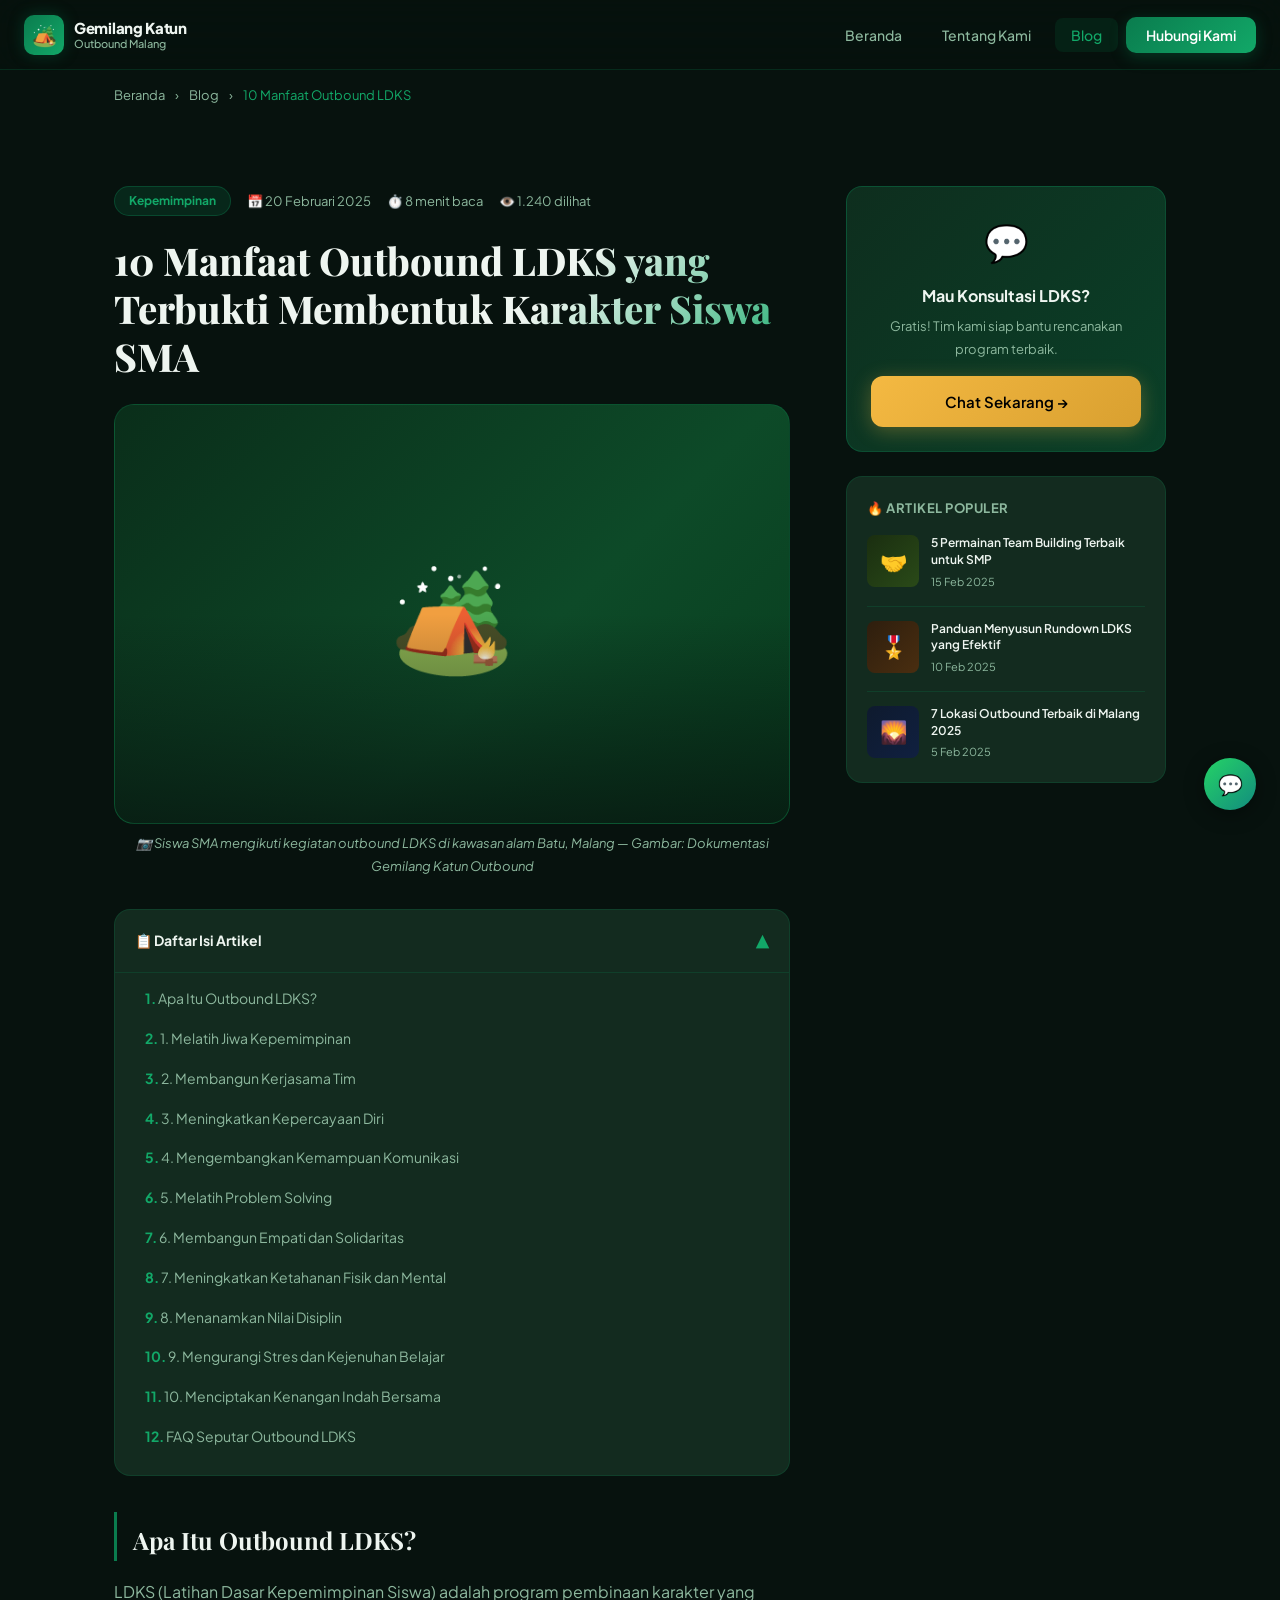
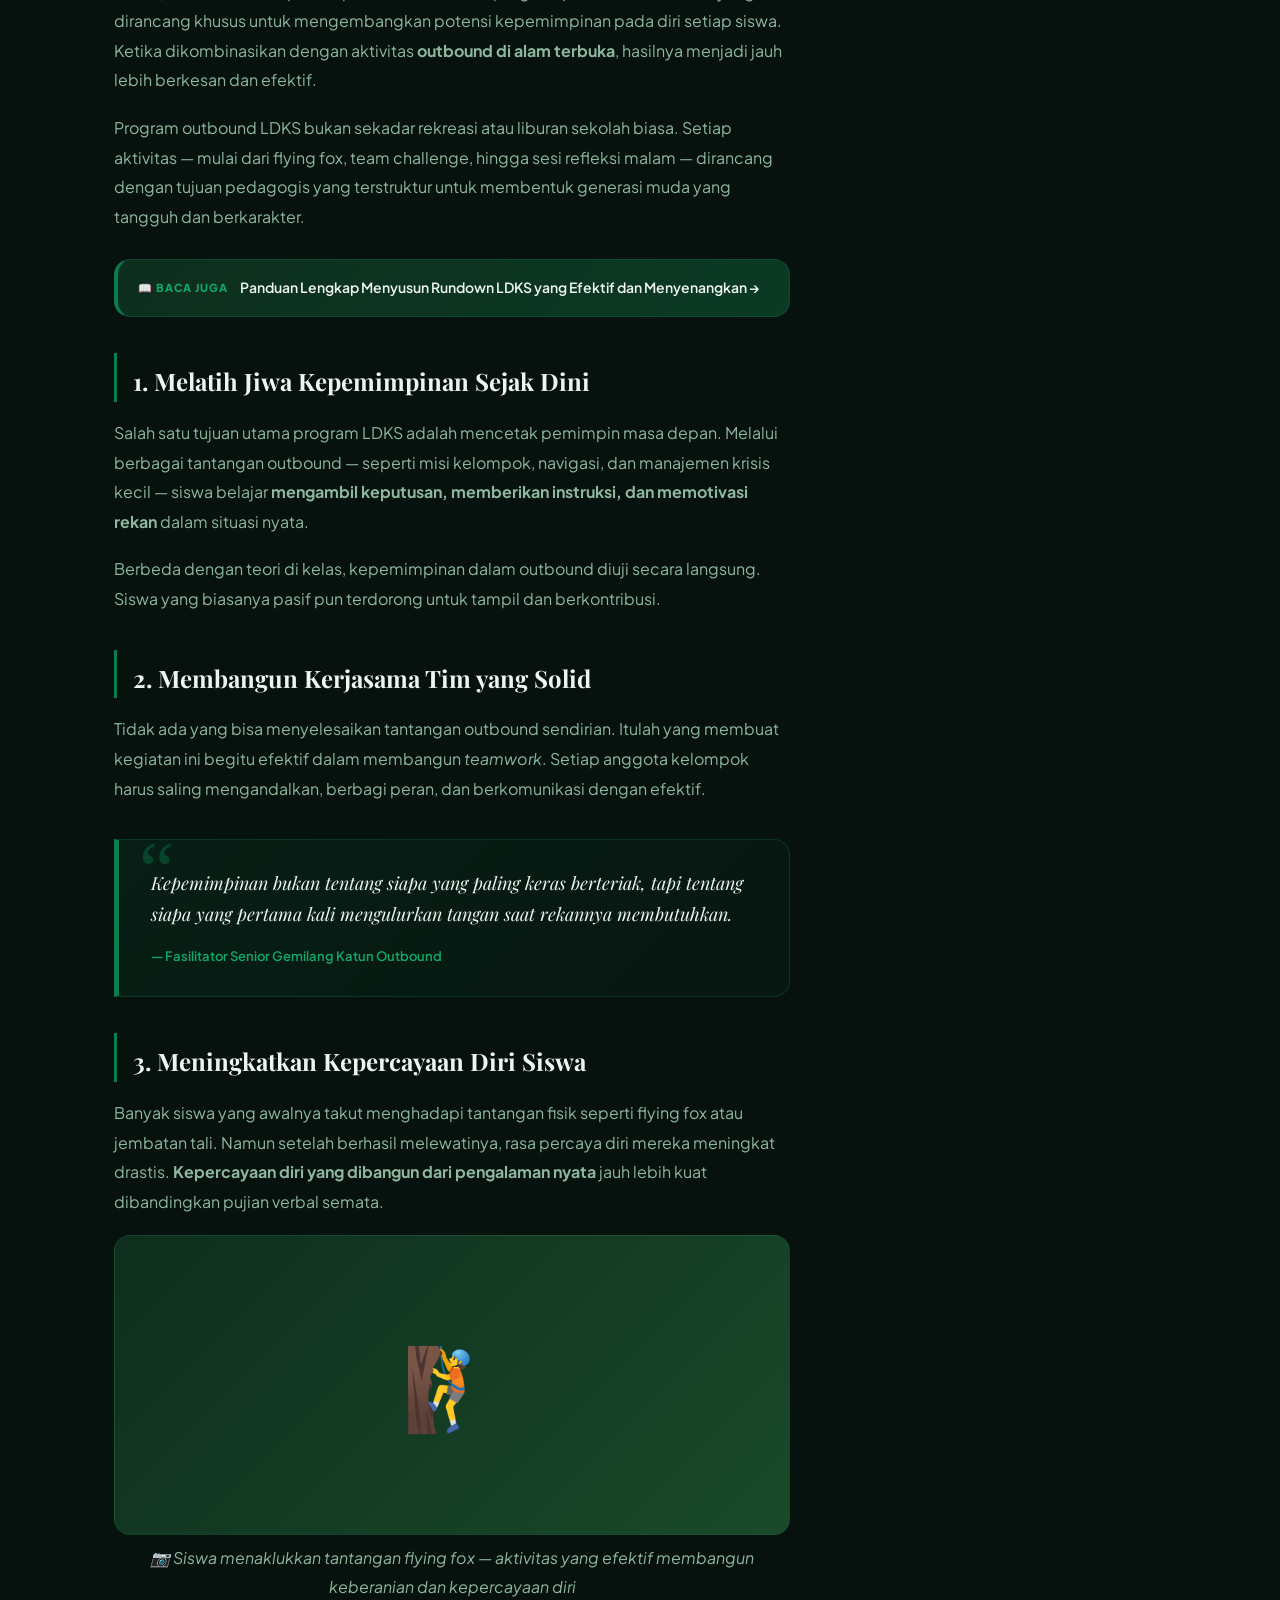
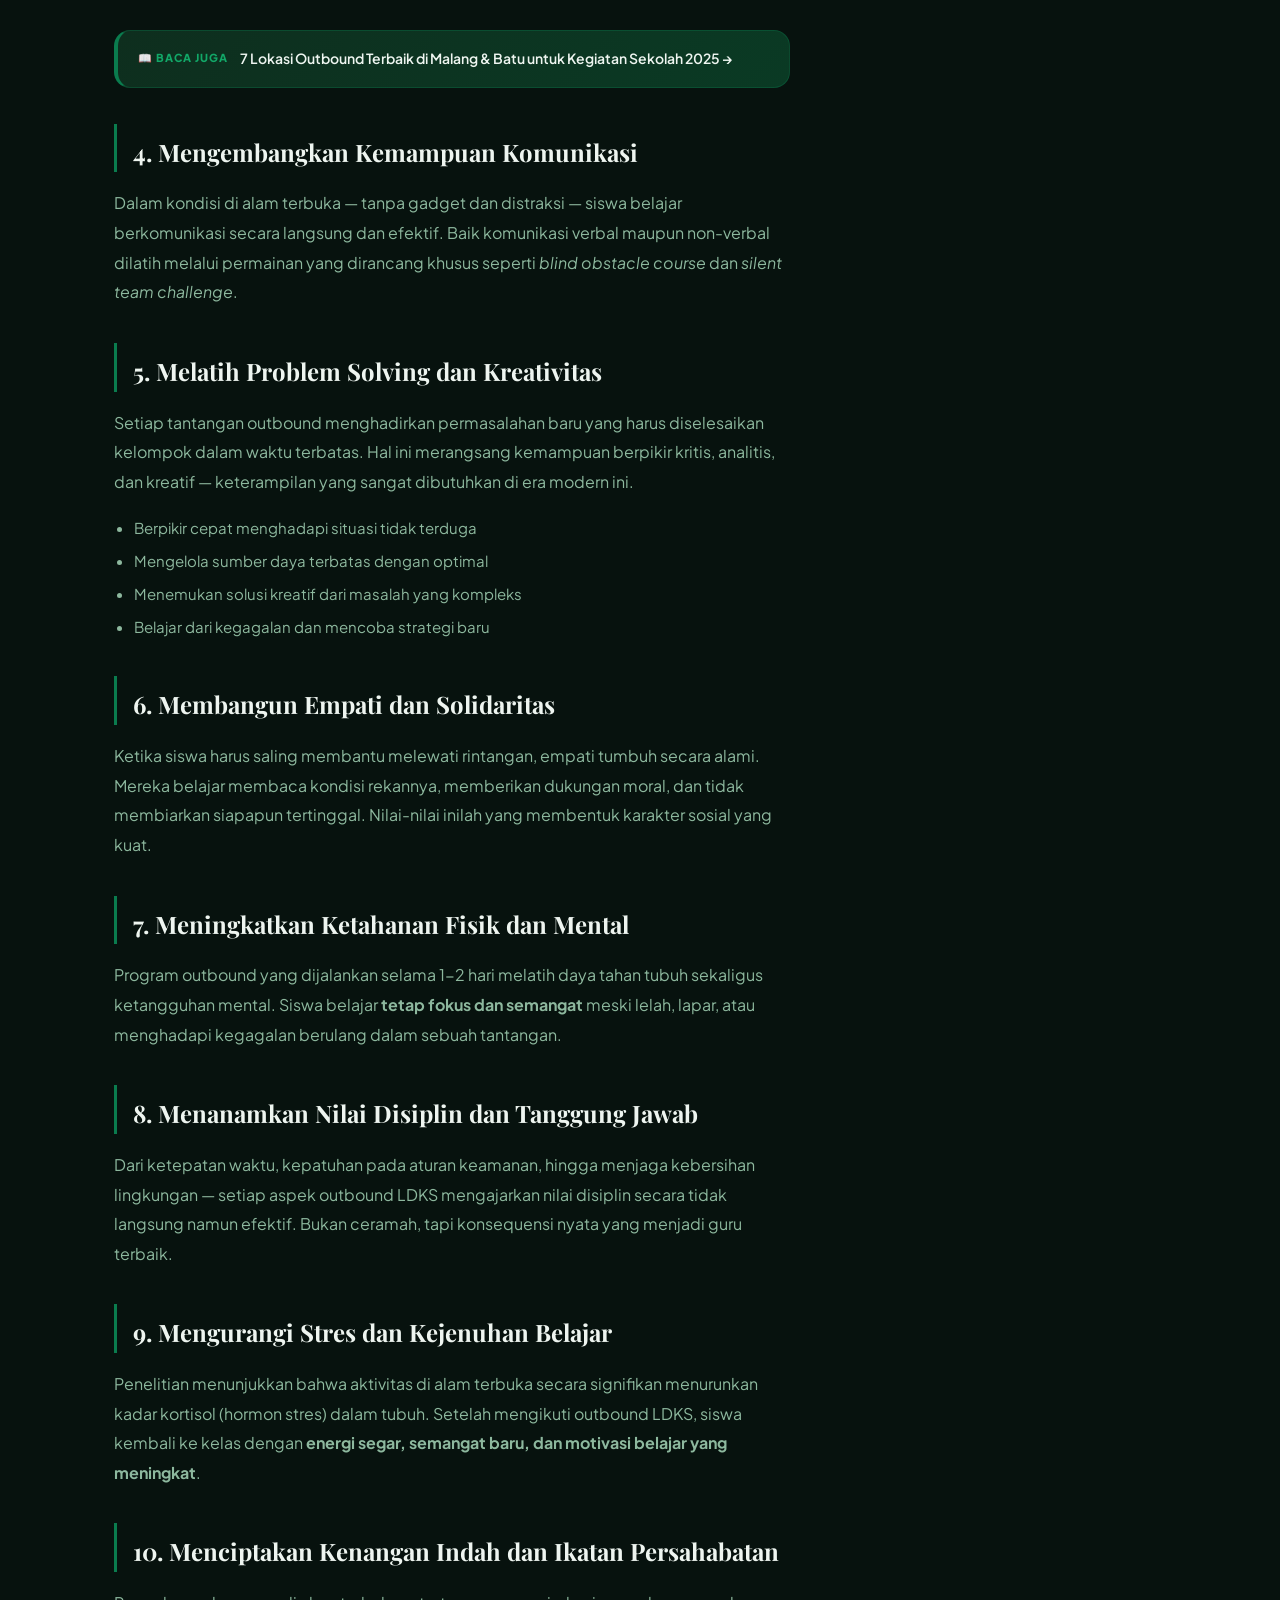
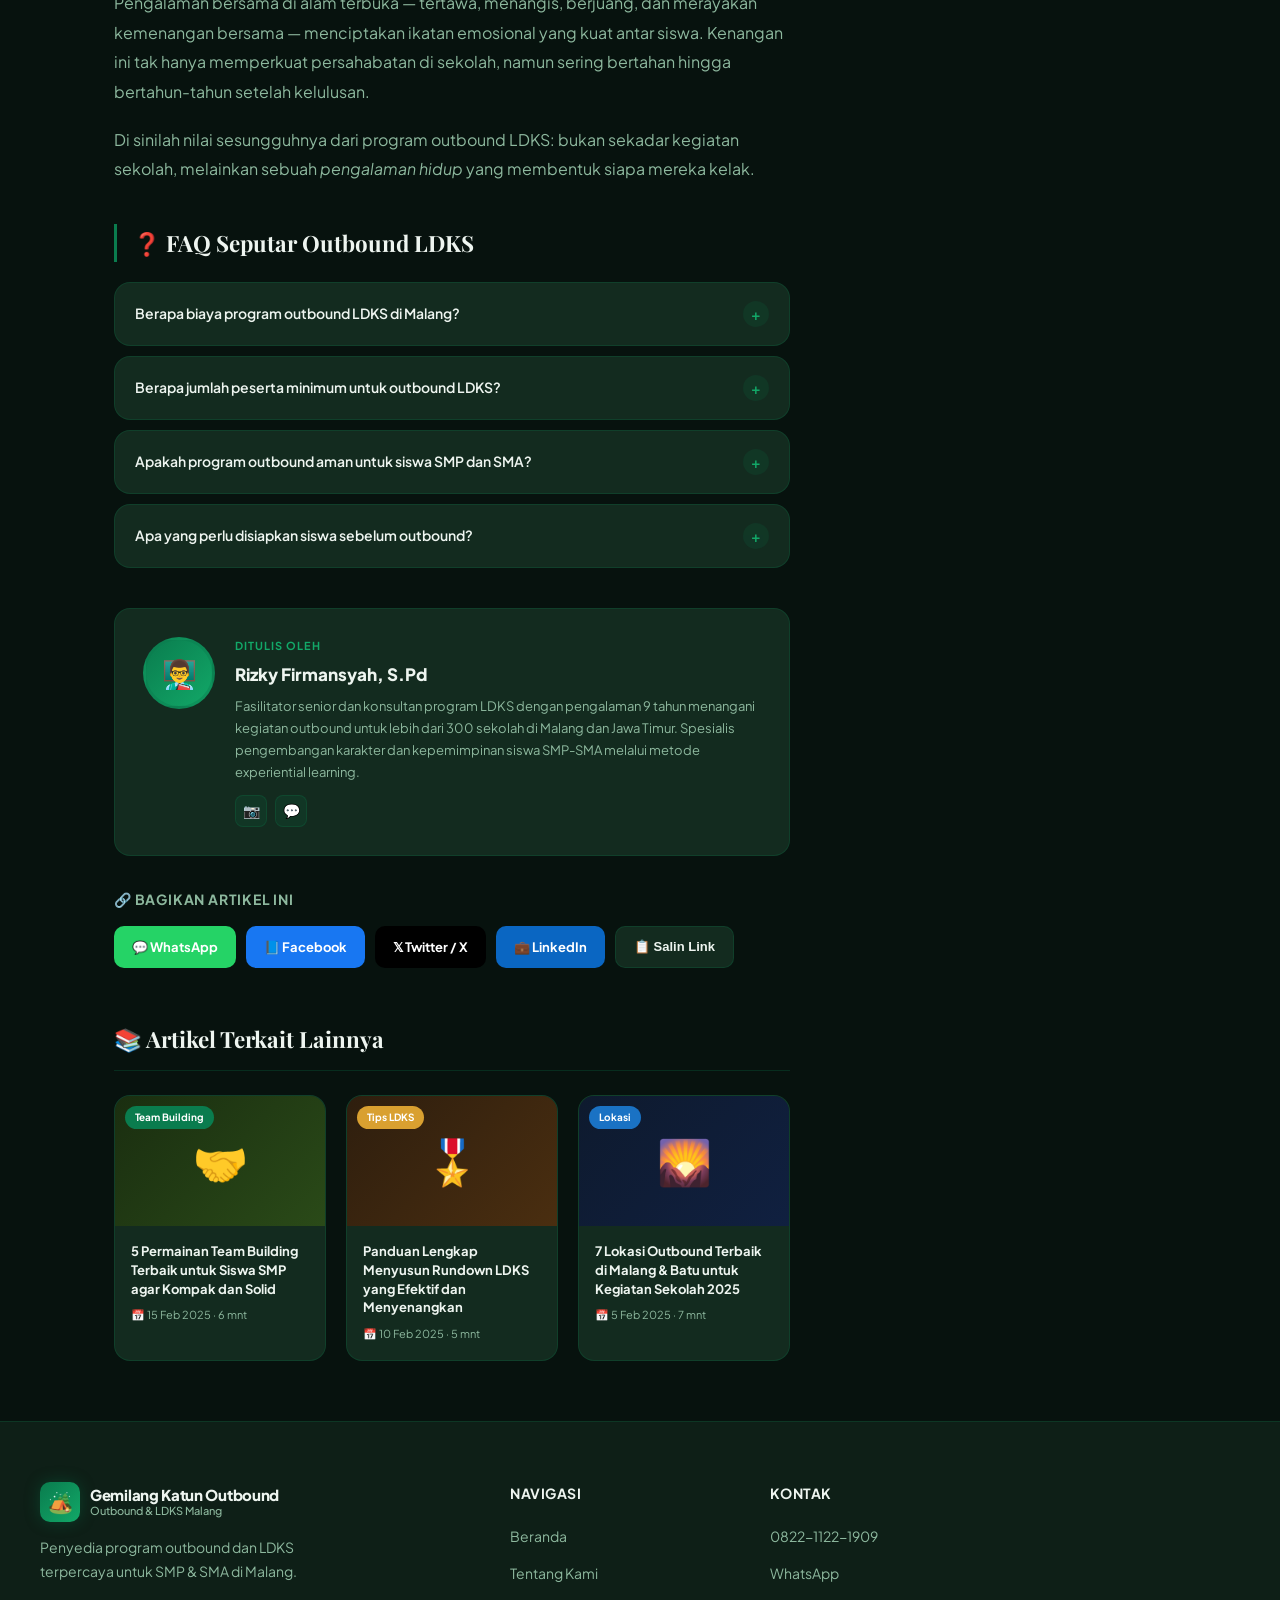
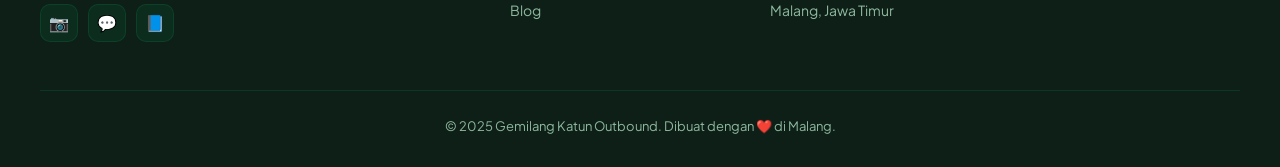
<file: artikel-manfaat-outbound-ldks.html>
<!DOCTYPE html>
<html lang="id">

<head>
    <meta charset="UTF-8" />
    <meta name="viewport" content="width=device-width, initial-scale=1.0" />
    <title>10 Manfaat Outbound LDKS yang Terbukti Membentuk Karakter Siswa SMA | Gemilang Katun</title>
    <meta name="description"
        content="Temukan 10 manfaat nyata program outbound LDKS untuk siswa SMA. Dari kepemimpinan, team building, hingga pembentukan karakter yang kuat dan berkesan." />
    <link rel="stylesheet" href="style.css" />
    <style>
        /* ── ARTIKEL LAYOUT ── */
        .article-wrapper {
            max-width: 1100px;
            margin: 0 auto;
            padding: 80px 24px 60px;
            display: grid;
            grid-template-columns: 1fr 320px;
            gap: 56px;
            align-items: start;
        }

        /* ── HERO GAMBAR ── */
        .article-hero-img {
            width: 100%;
            height: 420px;
            background: linear-gradient(135deg, #0a2e1a 0%, #0d4a28 50%, #0a2e1a 100%);
            border-radius: 20px;
            display: flex;
            align-items: center;
            justify-content: center;
            font-size: 100px;
            position: relative;
            overflow: hidden;
            margin-bottom: 8px;
            border: 1px solid rgba(10, 124, 78, 0.3);
        }

        .article-hero-img::before {
            content: '';
            position: absolute;
            inset: 0;
            background: linear-gradient(to top, rgba(7, 18, 14, 0.7) 0%, transparent 50%);
        }

        .img-caption {
            font-size: 13px;
            color: var(--text-muted);
            text-align: center;
            margin-bottom: 32px;
            font-style: italic;
        }

        /* ── ARTICLE META ── */
        .article-meta {
            display: flex;
            align-items: center;
            gap: 16px;
            flex-wrap: wrap;
            margin-bottom: 20px;
            font-size: 13px;
            color: var(--text-muted);
        }

        .article-meta span {
            display: flex;
            align-items: center;
            gap: 5px;
        }

        .article-category-tag {
            background: rgba(10, 124, 78, 0.2);
            border: 1px solid rgba(10, 124, 78, 0.4);
            color: var(--primary-light);
            padding: 4px 14px;
            border-radius: 100px;
            font-size: 12px;
            font-weight: 700;
        }

        /* ── JUDUL ARTIKEL ── */
        .article-title {
            font-family: 'Playfair Display', serif;
            font-size: clamp(1.7rem, 3.5vw, 2.4rem);
            font-weight: 800;
            line-height: 1.25;
            margin-bottom: 24px;
            background: linear-gradient(135deg, var(--text-primary) 60%, var(--primary-light));
            -webkit-background-clip: text;
            -webkit-text-fill-color: transparent;
            background-clip: text;
        }

        /* ── TABLE OF CONTENTS ── */
        .toc-container {
            background: var(--bg-card);
            border: 1px solid var(--border);
            border-radius: var(--radius);
            margin-bottom: 36px;
            overflow: hidden;
        }

        .toc-header {
            display: flex;
            align-items: center;
            justify-content: space-between;
            padding: 16px 20px;
            cursor: pointer;
            user-select: none;
            transition: var(--transition);
        }

        .toc-header:hover {
            background: rgba(10, 124, 78, 0.08);
        }

        .toc-header strong {
            font-size: 14px;
            font-weight: 700;
            color: var(--text-primary);
        }

        .toc-arrow {
            font-size: 18px;
            color: var(--primary-light);
            transition: transform 0.3s ease;
        }

        .toc-arrow.open {
            transform: rotate(180deg);
        }

        .toc-body {
            max-height: 0;
            overflow: hidden;
            transition: max-height 0.4s ease;
        }

        .toc-body.open {
            max-height: 600px;
        }

        .toc-list {
            list-style: none;
            padding: 8px 20px 16px;
            border-top: 1px solid var(--border);
        }

        .toc-list li {
            margin-bottom: 4px;
            counter-increment: toc;
        }

        .toc-list a {
            text-decoration: none;
            color: var(--text-muted);
            font-size: 14px;
            padding: 6px 10px;
            border-radius: 8px;
            display: block;
            transition: var(--transition);
        }

        .toc-list a::before {
            content: counter(toc) ". ";
            color: var(--primary-light);
            font-weight: 700;
        }

        .toc-list a:hover {
            color: var(--primary-light);
            background: rgba(10, 124, 78, 0.1);
        }

        .toc-list {
            counter-reset: toc;
        }

        /* ── KONTEN ARTIKEL ── */
        .article-body h2 {
            font-family: 'Playfair Display', serif;
            font-size: 1.5rem;
            font-weight: 700;
            color: var(--text-primary);
            margin: 36px 0 16px;
            padding-top: 8px;
            border-left: 3px solid var(--primary);
            padding-left: 16px;
        }

        .article-body h3 {
            font-size: 1.1rem;
            font-weight: 700;
            color: var(--primary-light);
            margin: 24px 0 10px;
        }

        .article-body p {
            font-size: 16px;
            color: var(--text-muted);
            line-height: 1.85;
            margin-bottom: 18px;
        }

        .article-body ul,
        .article-body ol {
            padding-left: 20px;
            margin-bottom: 18px;
        }

        .article-body li {
            font-size: 15px;
            color: var(--text-muted);
            line-height: 1.8;
            margin-bottom: 6px;
        }

        /* ── GAMBAR TENGAH ── */
        .article-mid-img {
            width: 100%;
            height: 300px;
            border-radius: var(--radius);
            display: flex;
            align-items: center;
            justify-content: center;
            font-size: 80px;
            margin: 8px 0;
            border: 1px solid var(--border);
        }

        /* ── BACA JUGA ── */
        .baca-juga {
            background: linear-gradient(135deg, #0e2e1e, #0a3a24);
            border: 1px solid rgba(10, 124, 78, 0.35);
            border-left: 4px solid var(--primary);
            border-radius: var(--radius);
            padding: 16px 20px;
            margin: 28px 0;
            display: flex;
            align-items: center;
            gap: 12px;
        }

        .baca-juga-label {
            font-size: 11px;
            font-weight: 800;
            color: var(--primary-light);
            text-transform: uppercase;
            letter-spacing: 1px;
            white-space: nowrap;
        }

        .baca-juga a {
            text-decoration: none;
            color: var(--text-primary);
            font-size: 14px;
            font-weight: 600;
            transition: var(--transition);
        }

        .baca-juga a:hover {
            color: var(--primary-light);
        }

        /* ── QUOTE ── */
        .article-quote {
            background: linear-gradient(135deg, rgba(10, 124, 78, 0.12), rgba(10, 124, 78, 0.05));
            border: 1px solid rgba(10, 124, 78, 0.3);
            border-left: 5px solid var(--primary);
            border-radius: 0 var(--radius) var(--radius) 0;
            padding: 28px 32px;
            margin: 36px 0;
            position: relative;
        }

        .article-quote::before {
            content: '\201C';
            position: absolute;
            top: -10px;
            left: 20px;
            font-size: 80px;
            color: var(--primary);
            opacity: 0.4;
            font-family: serif;
            line-height: 1;
        }

        .article-quote p {
            font-size: 18px !important;
            font-style: italic;
            color: var(--text-primary) !important;
            font-family: 'Playfair Display', serif;
            line-height: 1.7 !important;
            margin: 0 0 12px !important;
        }

        .article-quote cite {
            font-size: 13px;
            color: var(--primary-light);
            font-weight: 600;
            font-style: normal;
        }

        /* ── FAQ ── */
        .article-faq {
            margin: 40px 0;
        }

        .article-faq h2 {
            font-family: 'Playfair Display', serif;
            font-size: 1.4rem;
            color: var(--text-primary);
            margin-bottom: 20px;
            padding-left: 16px;
            border-left: 3px solid var(--primary);
        }

        .faq-item {
            background: var(--bg-card);
            border: 1px solid var(--border);
            border-radius: var(--radius);
            margin-bottom: 10px;
            overflow: hidden;
        }

        .faq-item.open {
            border-color: rgba(10, 124, 78, 0.4);
        }

        .faq-q {
            display: flex;
            align-items: center;
            justify-content: space-between;
            padding: 18px 20px;
            cursor: pointer;
            font-size: 14px;
            font-weight: 600;
            color: var(--text-primary);
            gap: 12px;
            user-select: none;
            transition: var(--transition);
        }

        .faq-q:hover {
            color: var(--primary-light);
        }

        .faq-icon {
            width: 26px;
            height: 26px;
            background: rgba(10, 124, 78, 0.15);
            border-radius: 50%;
            display: flex;
            align-items: center;
            justify-content: center;
            font-size: 15px;
            color: var(--primary-light);
            flex-shrink: 0;
            transition: var(--transition);
        }

        .faq-item.open .faq-icon {
            transform: rotate(45deg);
            background: rgba(10, 124, 78, 0.3);
        }

        .faq-a {
            max-height: 0;
            overflow: hidden;
            transition: max-height 0.4s ease, padding 0.3s ease;
            padding: 0 20px;
            font-size: 14px;
            color: var(--text-muted);
            line-height: 1.75;
        }

        .faq-item.open .faq-a {
            max-height: 300px;
            padding: 0 20px 18px;
        }

        /* ── PROFIL PENULIS ── */
        .author-card {
            background: var(--bg-card);
            border: 1px solid var(--border);
            border-radius: var(--radius);
            padding: 28px;
            margin: 40px 0 32px;
            display: flex;
            gap: 20px;
            align-items: flex-start;
        }

        .author-avatar {
            width: 72px;
            height: 72px;
            border-radius: 50%;
            background: linear-gradient(135deg, var(--primary), var(--primary-light));
            display: flex;
            align-items: center;
            justify-content: center;
            font-size: 28px;
            flex-shrink: 0;
            border: 3px solid rgba(10, 124, 78, 0.4);
        }

        .author-info {
            flex: 1;
        }

        .author-label {
            font-size: 11px;
            text-transform: uppercase;
            letter-spacing: 1px;
            color: var(--primary-light);
            font-weight: 700;
            margin-bottom: 4px;
        }

        .author-name {
            font-size: 17px;
            font-weight: 800;
            color: var(--text-primary);
            margin-bottom: 6px;
        }

        .author-bio {
            font-size: 13px;
            color: var(--text-muted);
            line-height: 1.7;
            margin-bottom: 12px;
        }

        .author-socials {
            display: flex;
            gap: 8px;
        }

        .author-social {
            width: 32px;
            height: 32px;
            background: rgba(10, 124, 78, 0.15);
            border: 1px solid var(--border);
            border-radius: 8px;
            display: flex;
            align-items: center;
            justify-content: center;
            font-size: 14px;
            text-decoration: none;
            transition: var(--transition);
        }

        .author-social:hover {
            background: var(--primary);
            border-color: var(--primary);
        }

        /* ── SHARE ── */
        .share-section {
            margin: 8px 0 40px;
        }

        .share-title {
            font-size: 14px;
            font-weight: 700;
            color: var(--text-muted);
            text-transform: uppercase;
            letter-spacing: 0.8px;
            margin-bottom: 14px;
        }

        .share-buttons {
            display: flex;
            gap: 10px;
            flex-wrap: wrap;
        }

        .share-btn {
            display: inline-flex;
            align-items: center;
            gap: 8px;
            padding: 10px 18px;
            border-radius: 10px;
            font-size: 13px;
            font-weight: 700;
            text-decoration: none;
            border: none;
            cursor: pointer;
            transition: var(--transition);
            color: #fff;
        }

        .share-btn:hover {
            transform: translateY(-2px);
            filter: brightness(1.1);
        }

        .share-wa {
            background: #25D366;
        }

        .share-fb {
            background: #1877F2;
        }

        .share-tw {
            background: #000;
        }

        .share-li {
            background: #0A66C2;
        }

        .share-cp {
            background: var(--bg-card);
            color: var(--text-primary);
            border: 1px solid var(--border);
        }

        /* ── ARTIKEL TERKAIT ── */
        .related-section {
            margin-top: 52px;
        }

        .related-title {
            font-family: 'Playfair Display', serif;
            font-size: 1.4rem;
            font-weight: 700;
            color: var(--text-primary);
            margin-bottom: 24px;
            padding-bottom: 12px;
            border-bottom: 1px solid var(--border);
        }

        .related-grid {
            display: grid;
            grid-template-columns: repeat(3, 1fr);
            gap: 20px;
        }

        .related-card {
            background: var(--bg-card);
            border: 1px solid var(--border);
            border-radius: var(--radius);
            overflow: hidden;
            text-decoration: none;
            display: block;
            transition: var(--transition);
        }

        .related-card:hover {
            border-color: rgba(10, 124, 78, 0.5);
            transform: translateY(-4px);
            box-shadow: var(--shadow-lg);
        }

        .related-img {
            height: 130px;
            display: flex;
            align-items: center;
            justify-content: center;
            font-size: 44px;
            position: relative;
        }

        .related-tag {
            position: absolute;
            top: 10px;
            left: 10px;
            font-size: 10px;
            font-weight: 700;
            padding: 3px 10px;
            border-radius: 100px;
            color: #fff;
        }

        .related-body {
            padding: 16px;
        }

        .related-card-title {
            font-size: 13px;
            font-weight: 700;
            color: var(--text-primary);
            line-height: 1.45;
            margin-bottom: 8px;
            transition: var(--transition);
        }

        .related-card:hover .related-card-title {
            color: var(--primary-light);
        }

        .related-date {
            font-size: 11px;
            color: var(--text-muted);
        }

        /* ── SIDEBAR ── */
        .article-sidebar {
            position: sticky;
            top: 90px;
            display: flex;
            flex-direction: column;
            gap: 24px;
        }

        .sidebar-cta {
            background: linear-gradient(135deg, #0e2e1e, #0a4028);
            border: 1px solid rgba(10, 124, 78, 0.4);
            border-radius: var(--radius);
            padding: 24px;
            text-align: center;
        }

        .sidebar-cta p {
            font-size: 16px;
            font-weight: 700;
            color: var(--text-primary);
            margin-bottom: 6px;
        }

        .sidebar-cta small {
            font-size: 13px;
            color: var(--text-muted);
            display: block;
            margin-bottom: 16px;
        }

        .sidebar-mini-card {
            background: var(--bg-card);
            border: 1px solid var(--border);
            border-radius: var(--radius);
            padding: 20px;
        }

        .sidebar-mini-title {
            font-size: 13px;
            font-weight: 700;
            text-transform: uppercase;
            letter-spacing: 0.5px;
            color: var(--text-muted);
            margin-bottom: 16px;
        }

        .mini-article {
            display: flex;
            gap: 12px;
            margin-bottom: 14px;
            text-decoration: none;
            align-items: flex-start;
            padding-bottom: 14px;
            border-bottom: 1px solid var(--border);
        }

        .mini-article:last-child {
            margin: 0;
            padding: 0;
            border: none;
        }

        .mini-thumb {
            width: 52px;
            height: 52px;
            border-radius: 8px;
            display: flex;
            align-items: center;
            justify-content: center;
            font-size: 22px;
            flex-shrink: 0;
        }



        .mini-title {
            font-size: 12px;
            font-weight: 600;
            color: var(--text-primary);
            line-height: 1.4;
            margin-bottom: 4px;
            transition: var(--transition);
        }

        .mini-article:hover .mini-title {
            color: var(--primary-light);
        }

        .mini-date {
            font-size: 11px;
            color: var(--text-muted);
        }

        /* ── RESPONSIVE ── */
        @media (max-width: 1024px) {
            .article-wrapper {
                grid-template-columns: 1fr;
                gap: 40px;
                padding: 56px 20px 60px;
            }

            .article-sidebar {
                position: static;
            }

            .related-grid {
                grid-template-columns: repeat(3, 1fr);
            }
        }

        @media (max-width: 768px) {
            .article-wrapper {
                padding: 48px 18px 52px;
                gap: 36px;
            }

            .article-hero-img {
                height: 280px;
                font-size: 80px;
            }

            .article-mid-img {
                height: 220px;
                font-size: 64px;
            }

            .article-title {
                font-size: 1.5rem;
            }

            .article-body h2 {
                font-size: 1.2rem;
            }

            .article-body p {
                font-size: 15px;
            }

            .article-quote {
                padding: 22px 24px;
            }

            .article-quote p {
                font-size: 16px !important;
            }

            .author-card {
                flex-direction: column;
                padding: 22px;
                gap: 14px;
            }

            .related-grid {
                grid-template-columns: repeat(3, 1fr);
            }

            .share-buttons {
                gap: 8px;
            }

            .baca-juga {
                flex-direction: column;
                gap: 6px;
            }
        }

        @media (max-width: 540px) {
            .article-wrapper {
                padding: 40px 16px 44px;
            }

            .article-hero-img {
                height: 230px;
                font-size: 72px;
                border-radius: var(--radius);
            }

            .article-mid-img {
                height: 190px;
            }

            .article-title {
                font-size: 1.35rem;
                line-height: 1.3;
            }

            .article-meta {
                gap: 10px;
                font-size: 12px;
            }

            .toc-list a {
                font-size: 13px;
                padding: 5px 8px;
            }

            .share-btn {
                padding: 9px 12px;
                font-size: 12px;
            }

            .related-grid {
                grid-template-columns: 1fr;
            }

            .related-img {
                height: 110px;
                font-size: 38px;
            }

            .author-name {
                font-size: 15px;
            }

            .author-bio {
                font-size: 12px;
            }

            .faq-q {
                font-size: 13px;
                padding: 15px 16px;
            }

            .faq-a {
                padding: 0 16px;
            }

            .faq-item.open .faq-a {
                padding: 0 16px 14px;
            }

            .sidebar-cta {
                padding: 20px 16px;
            }

            .img-caption {
                font-size: 12px;
            }
        }

        @media (max-width: 390px) {
            .article-wrapper {
                padding: 36px 14px 40px;
            }

            .article-hero-img {
                height: 200px;
                font-size: 60px;
            }

            .article-title {
                font-size: 1.2rem;
            }

            .article-body h2 {
                font-size: 1.1rem;
            }

            .article-body p,
            .article-body li {
                font-size: 14px;
            }

            .share-buttons {
                display: grid;
                grid-template-columns: 1fr 1fr;
            }

            .share-cp {
                grid-column: span 2;
            }

            .share-btn {
                justify-content: center;
                width: 100%;
            }

            .related-grid {
                grid-template-columns: 1fr 1fr;
                gap: 10px;
            }

            .related-body {
                padding: 12px;
            }

            .related-card-title {
                font-size: 12px;
            }

            .baca-juga {
                padding: 12px 14px;
            }

            .baca-juga a {
                font-size: 13px;
            }

            .article-quote {
                padding: 18px 18px 18px 22px;
            }

            .article-quote p {
                font-size: 15px !important;
            }
        }
    </style>
</head>

<body>

    <!-- NAVBAR -->
    <nav class="navbar" id="navbar">
        <a href="index.html" class="nav-brand">
            <div class="nav-brand-icon">&#x1F3D5;&#xFE0F;</div>
            <div class="nav-brand-text">
                <span>Gemilang Katun</span>
                <span>Outbound Malang</span>
            </div>
        </a>
        <ul class="nav-links">
            <li><a href="index.html">Beranda</a></li>
            <li><a href="about.html">Tentang Kami</a></li>
            <li><a href="blog.html" class="active">Blog</a></li>
            <li><a href="https://wa.me/6282211221909?text=Halo, saya ingin info paket outbound LDKS" class="nav-cta"
                    target="_blank" rel="noopener">Hubungi Kami</a></li>
        </ul>
        <button class="hamburger" id="hamburger" aria-label="Menu">
            <span></span><span></span><span></span>
        </button>
    </nav>

    <div class="mobile-nav" id="mobileNav">
        <a href="index.html">Beranda</a>
        <a href="about.html">Tentang Kami</a>
        <a href="blog.html" class="active">Blog</a>
        <a href="https://wa.me/6282211221909" class="mobile-nav-cta" target="_blank" rel="noopener">Hubungi WhatsApp</a>
    </div>

    <!-- BREADCRUMB -->
    <div style="padding: 84px 24px 0; max-width: 1100px; margin: 0 auto;">
        <nav style="font-size:13px; color: var(--text-muted);">
            <a href="index.html" style="color:var(--text-muted); text-decoration:none;">Beranda</a>
            <span style="margin: 0 8px;">&#8250;</span>
            <a href="blog.html" style="color:var(--text-muted); text-decoration:none;">Blog</a>
            <span style="margin: 0 8px;">&#8250;</span>
            <span style="color: var(--primary-light);">10 Manfaat Outbound LDKS</span>
        </nav>
    </div>

    <!-- ARTIKEL WRAPPER -->
    <div class="article-wrapper">

        <!-- KONTEN UTAMA -->
        <main>
            <!-- META -->
            <div class="article-meta">
                <span class="article-category-tag">Kepemimpinan</span>
                <span>&#x1F4C5; 20 Februari 2025</span>
                <span>&#x23F1;&#xFE0F; 8 menit baca</span>
                <span>&#x1F441;&#xFE0F; 1.240 dilihat</span>
            </div>

            <!-- JUDUL -->
            <h1 class="article-title">10 Manfaat Outbound LDKS yang Terbukti Membentuk Karakter Siswa SMA</h1>

            <!-- GAMBAR 1 (atas) -->
            <div class="article-hero-img"
                style="background: linear-gradient(135deg, #0a2e1a 0%, #0d4a28 60%, #083d1e 100%);">
                &#x1F3D5;&#xFE0F;
            </div>
            <p class="img-caption">&#x1F4F7; Siswa SMA mengikuti kegiatan outbound LDKS di kawasan alam Batu, Malang —
                Gambar: Dokumentasi Gemilang Katun Outbound</p>

            <!-- TABLE OF CONTENTS -->
            <div class="toc-container">
                <div class="toc-header" id="tocHeader" onclick="toggleTOC()">
                    <strong>&#x1F4CB; Daftar Isi Artikel</strong>
                    <span class="toc-arrow" id="tocArrow">&#x25BC;</span>
                </div>
                <div class="toc-body" id="tocBody">
                    <ol class="toc-list">
                        <li><a href="#intro">Apa Itu Outbound LDKS?</a></li>
                        <li><a href="#manfaat1">1. Melatih Jiwa Kepemimpinan</a></li>
                        <li><a href="#manfaat2">2. Membangun Kerjasama Tim</a></li>
                        <li><a href="#manfaat3">3. Meningkatkan Kepercayaan Diri</a></li>
                        <li><a href="#manfaat4">4. Mengembangkan Kemampuan Komunikasi</a></li>
                        <li><a href="#manfaat5">5. Melatih Problem Solving</a></li>
                        <li><a href="#manfaat6">6. Membangun Empati dan Solidaritas</a></li>
                        <li><a href="#manfaat7">7. Meningkatkan Ketahanan Fisik dan Mental</a></li>
                        <li><a href="#manfaat8">8. Menanamkan Nilai Disiplin</a></li>
                        <li><a href="#manfaat9">9. Mengurangi Stres dan Kejenuhan Belajar</a></li>
                        <li><a href="#manfaat10">10. Menciptakan Kenangan Indah Bersama</a></li>
                        <li><a href="#faq">FAQ Seputar Outbound LDKS</a></li>
                    </ol>
                </div>
            </div>

            <!-- BODY -->
            <div class="article-body">

                <h2 id="intro">Apa Itu Outbound LDKS?</h2>
                <p>LDKS (Latihan Dasar Kepemimpinan Siswa) adalah program pembinaan karakter yang dirancang khusus untuk
                    mengembangkan potensi kepemimpinan pada diri setiap siswa. Ketika dikombinasikan dengan aktivitas
                    <strong>outbound di alam terbuka</strong>, hasilnya menjadi jauh lebih berkesan dan efektif.
                </p>
                <p>Program outbound LDKS bukan sekadar rekreasi atau liburan sekolah biasa. Setiap aktivitas — mulai
                    dari flying fox, team challenge, hingga sesi refleksi malam — dirancang dengan tujuan pedagogis yang
                    terstruktur untuk membentuk generasi muda yang tangguh dan berkarakter.</p>

                <!-- BACA JUGA 1 -->
                <div class="baca-juga">
                    <span class="baca-juga-label">&#x1F4D6; Baca Juga</span>
                    <a href="artikel-panduan-rundown-ldks.html">Panduan Lengkap Menyusun Rundown LDKS yang Efektif dan
                        Menyenangkan &rarr;</a>
                </div>

                <h2 id="manfaat1">1. Melatih Jiwa Kepemimpinan Sejak Dini</h2>
                <p>Salah satu tujuan utama program LDKS adalah mencetak pemimpin masa depan. Melalui berbagai tantangan
                    outbound — seperti misi kelompok, navigasi, dan manajemen krisis kecil — siswa belajar
                    <strong>mengambil keputusan, memberikan instruksi, dan memotivasi rekan</strong> dalam situasi
                    nyata.
                </p>
                <p>Berbeda dengan teori di kelas, kepemimpinan dalam outbound diuji secara langsung. Siswa yang biasanya
                    pasif pun terdorong untuk tampil dan berkontribusi.</p>

                <h2 id="manfaat2">2. Membangun Kerjasama Tim yang Solid</h2>
                <p>Tidak ada yang bisa menyelesaikan tantangan outbound sendirian. Itulah yang membuat kegiatan ini
                    begitu efektif dalam membangun <em>teamwork</em>. Setiap anggota kelompok harus saling mengandalkan,
                    berbagi peran, dan berkomunikasi dengan efektif.</p>

                <!-- QUOTE -->
                <blockquote class="article-quote">
                    <p>Kepemimpinan bukan tentang siapa yang paling keras berteriak, tapi tentang siapa yang pertama
                        kali mengulurkan tangan saat rekannya membutuhkan.</p>
                    <cite>— Fasilitator Senior Gemilang Katun Outbound</cite>
                </blockquote>

                <h2 id="manfaat3">3. Meningkatkan Kepercayaan Diri Siswa</h2>
                <p>Banyak siswa yang awalnya takut menghadapi tantangan fisik seperti flying fox atau jembatan tali.
                    Namun setelah berhasil melewatinya, rasa percaya diri mereka meningkat drastis. <strong>Kepercayaan
                        diri yang dibangun dari pengalaman nyata</strong> jauh lebih kuat dibandingkan pujian verbal
                    semata.</p>

                <!-- GAMBAR 2 (tengah) -->
                <div class="article-mid-img" style="background: linear-gradient(135deg, #0e2e1e, #1a4a2a);">
                    &#x1F9D7;
                </div>
                <p class="img-caption">&#x1F4F7; Siswa menaklukkan tantangan flying fox — aktivitas yang efektif
                    membangun keberanian dan kepercayaan diri</p>

                <!-- BACA JUGA 2 -->
                <div class="baca-juga">
                    <span class="baca-juga-label">&#x1F4D6; Baca Juga</span>
                    <a href="artikel-lokasi-outbound-malang.html">7 Lokasi Outbound Terbaik di Malang &amp; Batu untuk
                        Kegiatan Sekolah 2025 &rarr;</a>
                </div>

                <h2 id="manfaat4">4. Mengembangkan Kemampuan Komunikasi</h2>
                <p>Dalam kondisi di alam terbuka — tanpa gadget dan distraksi — siswa belajar berkomunikasi secara
                    langsung dan efektif. Baik komunikasi verbal maupun non-verbal dilatih melalui permainan yang
                    dirancang khusus seperti <em>blind obstacle course</em> dan <em>silent team challenge</em>.</p>

                <h2 id="manfaat5">5. Melatih Problem Solving dan Kreativitas</h2>
                <p>Setiap tantangan outbound menghadirkan permasalahan baru yang harus diselesaikan kelompok dalam waktu
                    terbatas. Hal ini merangsang kemampuan berpikir kritis, analitis, dan kreatif — keterampilan yang
                    sangat dibutuhkan di era modern ini.</p>
                <ul>
                    <li>Berpikir cepat menghadapi situasi tidak terduga</li>
                    <li>Mengelola sumber daya terbatas dengan optimal</li>
                    <li>Menemukan solusi kreatif dari masalah yang kompleks</li>
                    <li>Belajar dari kegagalan dan mencoba strategi baru</li>
                </ul>

                <h2 id="manfaat6">6. Membangun Empati dan Solidaritas</h2>
                <p>Ketika siswa harus saling membantu melewati rintangan, empati tumbuh secara alami. Mereka belajar
                    membaca kondisi rekannya, memberikan dukungan moral, dan tidak membiarkan siapapun tertinggal.
                    Nilai-nilai inilah yang membentuk karakter sosial yang kuat.</p>

                <h2 id="manfaat7">7. Meningkatkan Ketahanan Fisik dan Mental</h2>
                <p>Program outbound yang dijalankan selama 1-2 hari melatih daya tahan tubuh sekaligus ketangguhan
                    mental. Siswa belajar <strong>tetap fokus dan semangat</strong> meski lelah, lapar, atau menghadapi
                    kegagalan berulang dalam sebuah tantangan.</p>

                <h2 id="manfaat8">8. Menanamkan Nilai Disiplin dan Tanggung Jawab</h2>
                <p>Dari ketepatan waktu, kepatuhan pada aturan keamanan, hingga menjaga kebersihan lingkungan — setiap
                    aspek outbound LDKS mengajarkan nilai disiplin secara tidak langsung namun efektif. Bukan ceramah,
                    tapi konsequensi nyata yang menjadi guru terbaik.</p>

                <h2 id="manfaat9">9. Mengurangi Stres dan Kejenuhan Belajar</h2>
                <p>Penelitian menunjukkan bahwa aktivitas di alam terbuka secara signifikan menurunkan kadar kortisol
                    (hormon stres) dalam tubuh. Setelah mengikuti outbound LDKS, siswa kembali ke kelas dengan
                    <strong>energi segar, semangat baru, dan motivasi belajar yang meningkat</strong>.
                </p>

                <h2 id="manfaat10">10. Menciptakan Kenangan Indah dan Ikatan Persahabatan</h2>
                <p>Pengalaman bersama di alam terbuka — tertawa, menangis, berjuang, dan merayakan kemenangan bersama —
                    menciptakan ikatan emosional yang kuat antar siswa. Kenangan ini tak hanya memperkuat persahabatan
                    di sekolah, namun sering bertahan hingga bertahun-tahun setelah kelulusan.</p>
                <p>Di sinilah nilai sesungguhnya dari program outbound LDKS: bukan sekadar kegiatan sekolah, melainkan
                    sebuah <em>pengalaman hidup</em> yang membentuk siapa mereka kelak.</p>

            </div><!-- /article-body -->

            <!-- FAQ -->
            <div class="article-faq">
                <h2 id="faq">&#x2753; FAQ Seputar Outbound LDKS</h2>

                <div class="faq-item" id="af1">
                    <div class="faq-q" onclick="toggleFaq('af1')">
                        Berapa biaya program outbound LDKS di Malang?
                        <div class="faq-icon">+</div>
                    </div>
                    <div class="faq-a">Biaya bervariasi mulai Rp 125.000 hingga Rp 250.000 per siswa, tergantung durasi
                        (1 atau 2 hari), jumlah peserta, dan fasilitas yang dipilih. Semakin banyak peserta, harga
                        semakin terjangkau. Hubungi kami untuk penawaran khusus sekolah Anda.</div>
                </div>

                <div class="faq-item" id="af2">
                    <div class="faq-q" onclick="toggleFaq('af2')">
                        Berapa jumlah peserta minimum untuk outbound LDKS?
                        <div class="faq-icon">+</div>
                    </div>
                    <div class="faq-a">Minimum 30 siswa per kelas, dan kami bisa menangani hingga 500+ siswa dalam satu
                        event besar. Kami menyesuaikan program dengan jumlah peserta agar tetap optimal dan
                        menyenangkan.</div>
                </div>

                <div class="faq-item" id="af3">
                    <div class="faq-q" onclick="toggleFaq('af3')">
                        Apakah program outbound aman untuk siswa SMP dan SMA?
                        <div class="faq-icon">+</div>
                    </div>
                    <div class="faq-a">Sangat aman. Seluruh peralatan outbound kami bersertifikat dan diperiksa rutin.
                        Setiap kegiatan dipandu oleh fasilitator berpengalaman dan terlatih P3K. Standar keselamatan
                        kami mengacu pada protokol internasional.</div>
                </div>

                <div class="faq-item" id="af4">
                    <div class="faq-q" onclick="toggleFaq('af4')">
                        Apa yang perlu disiapkan siswa sebelum outbound?
                        <div class="faq-icon">+</div>
                    </div>
                    <div class="faq-a">Siswa cukup membawa pakaian olahraga, alas kaki tertutup, sunscreen, dan semangat
                        tinggi! Kami menyediakan semua peralatan outbound, konsumsi (jika paket full day), dan
                        perlengkapan keselamatan.</div>
                </div>

            </div>

            <!-- PROFIL PENULIS -->
            <div class="author-card">
                <div class="author-avatar">&#x1F468;&#x200D;&#x1F3EB;</div>
                <div class="author-info">
                    <div class="author-label">Ditulis oleh</div>
                    <div class="author-name">Rizky Firmansyah, S.Pd</div>
                    <p class="author-bio">Fasilitator senior dan konsultan program LDKS dengan pengalaman 9 tahun
                        menangani kegiatan outbound untuk lebih dari 300 sekolah di Malang dan Jawa Timur. Spesialis
                        pengembangan karakter dan kepemimpinan siswa SMP-SMA melalui metode experiential learning.</p>
                    <div class="author-socials">
                        <a href="#" class="author-social" title="Instagram">&#x1F4F7;</a>
                        <a href="https://wa.me/6282211221909" class="author-social" title="WhatsApp" target="_blank"
                            rel="noopener">&#x1F4AC;</a>
                    </div>
                </div>
            </div>

            <!-- SHARE -->
            <div class="share-section">
                <div class="share-title">&#x1F517; Bagikan Artikel Ini</div>
                <div class="share-buttons">
                    <a class="share-btn share-wa" id="shareWa" href="#" target="_blank" rel="noopener">&#x1F4AC;
                        WhatsApp</a>
                    <a class="share-btn share-fb" id="shareFb" href="#" target="_blank" rel="noopener">&#x1F4D8;
                        Facebook</a>
                    <a class="share-btn share-tw" id="shareTw" href="#" target="_blank" rel="noopener">&#x1D54F; Twitter
                        / X</a>
                    <a class="share-btn share-li" id="shareLi" href="#" target="_blank" rel="noopener">&#x1F4BC;
                        LinkedIn</a>
                    <button class="share-btn share-cp" id="shareCp" onclick="copyLink()">&#x1F4CB; Salin Link</button>
                </div>
            </div>

            <!-- ARTIKEL TERKAIT -->
            <div class="related-section">
                <h2 class="related-title">&#x1F4DA; Artikel Terkait Lainnya</h2>
                <div class="related-grid">

                    <a href="artikel-team-building-smp.html" class="related-card">
                        <div class="related-img" style="background: linear-gradient(135deg, #1a2e10, #2a4a18);">
                            <span class="related-tag" style="background:#0a7c4e;">Team Building</span>
                            &#x1F91D;
                        </div>
                        <div class="related-body">
                            <div class="related-card-title">5 Permainan Team Building Terbaik untuk Siswa SMP agar
                                Kompak dan Solid</div>
                            <div class="related-date">&#x1F4C5; 15 Feb 2025 &middot; 6 mnt</div>
                        </div>
                    </a>

                    <a href="artikel-panduan-rundown-ldks.html" class="related-card">
                        <div class="related-img" style="background: linear-gradient(135deg, #2e1e0e, #4a2e10);">
                            <span class="related-tag" style="background:#d9a030;">Tips LDKS</span>
                            &#x1F396;&#xFE0F;
                        </div>
                        <div class="related-body">
                            <div class="related-card-title">Panduan Lengkap Menyusun Rundown LDKS yang Efektif dan
                                Menyenangkan</div>
                            <div class="related-date">&#x1F4C5; 10 Feb 2025 &middot; 5 mnt</div>
                        </div>
                    </a>

                    <a href="artikel-lokasi-outbound-malang.html" class="related-card">
                        <div class="related-img" style="background: linear-gradient(135deg, #0e1a2e, #102040);">
                            <span class="related-tag" style="background:#1a72c4;">Lokasi</span>
                            &#x1F304;
                        </div>
                        <div class="related-body">
                            <div class="related-card-title">7 Lokasi Outbound Terbaik di Malang &amp; Batu untuk
                                Kegiatan Sekolah 2025</div>
                            <div class="related-date">&#x1F4C5; 5 Feb 2025 &middot; 7 mnt</div>
                        </div>
                    </a>

                </div>
            </div>

        </main>

        <!-- SIDEBAR -->
        <aside class="article-sidebar">
            <!-- CTA WA -->
            <div class="sidebar-cta">
                <div style="font-size:36px; margin-bottom:10px;">&#x1F4AC;</div>
                <p>Mau Konsultasi LDKS?</p>
                <small>Gratis! Tim kami siap bantu rencanakan program terbaik.</small>
                <a href="https://wa.me/6282211221909?text=Halo! Saya baca artikel tentang manfaat outbound LDKS dan ingin konsultasi program untuk sekolah kami."
                    class="btn btn-accent" style="width:100%; justify-content:center;" target="_blank" rel="noopener">
                    Chat Sekarang &rarr;
                </a>
            </div>

            <!-- ARTIKEL POPULER SIDEBAR -->
            <div class="sidebar-mini-card">
                <div class="sidebar-mini-title">&#x1F525; Artikel Populer</div>

                <a class="mini-article" href="artikel-team-building-smp.html">
                    <div class="mini-thumb" style="background: linear-gradient(135deg, #1a2e10, #2a4a18);">&#x1F91D;
                    </div>
                    <div class="mini-info">
                        <div class="mini-title">5 Permainan Team Building Terbaik untuk SMP</div>
                        <div class="mini-date">15 Feb 2025</div>
                    </div>
                </a>

                <a class="mini-article" href="artikel-panduan-rundown-ldks.html">
                    <div class="mini-thumb" style="background: linear-gradient(135deg, #2e1e0e, #4a2e10);">
                        &#x1F396;&#xFE0F;</div>
                    <div class="mini-info">
                        <div class="mini-title">Panduan Menyusun Rundown LDKS yang Efektif</div>
                        <div class="mini-date">10 Feb 2025</div>
                    </div>
                </a>

                <a class="mini-article" href="artikel-lokasi-outbound-malang.html">
                    <div class="mini-thumb" style="background: linear-gradient(135deg, #0e1a2e, #102040);">&#x1F304;
                    </div>
                    <div class="mini-info">
                        <div class="mini-title">7 Lokasi Outbound Terbaik di Malang 2025</div>
                        <div class="mini-date">5 Feb 2025</div>
                    </div>
                </a>
            </div>
        </aside>

    </div><!-- /article-wrapper -->

    <!-- FOOTER -->
    <footer>
        <div class="footer-inner">
            <div class="footer-grid">
                <div class="footer-brand">
                    <a href="index.html" class="nav-brand" style="text-decoration:none;">
                        <div class="nav-brand-icon">&#x1F3D5;&#xFE0F;</div>
                        <div class="nav-brand-text">
                            <span>Gemilang Katun Outbound</span>
                            <span>Outbound &amp; LDKS Malang</span>
                        </div>
                    </a>
                    <p>Penyedia program outbound dan LDKS terpercaya untuk SMP &amp; SMA di Malang.</p>
                    <div class="footer-socials">
                        <a href="#" class="footer-social-link" aria-label="Instagram">&#x1F4F7;</a>
                        <a href="https://wa.me/6282211221909" class="footer-social-link" aria-label="WhatsApp"
                            target="_blank" rel="noopener">&#x1F4AC;</a>
                        <a href="#" class="footer-social-link" aria-label="Facebook">&#x1F4D8;</a>
                    </div>
                </div>
                <div class="footer-col">
                    <h4>Navigasi</h4>
                    <ul>
                        <li><a href="index.html">Beranda</a></li>
                        <li><a href="about.html">Tentang Kami</a></li>
                        <li><a href="blog.html">Blog</a></li>
                    </ul>
                </div>
                <div class="footer-col">
                    <h4>Kontak</h4>
                    <ul>
                        <li><a href="tel:+6282211221909">0822-1122-1909</a></li>
                        <li><a href="https://wa.me/6282211221909" target="_blank" rel="noopener">WhatsApp</a></li>
                        <li><a href="#">Malang, Jawa Timur</a></li>
                    </ul>
                </div>
            </div>
            <div class="footer-bottom">
                <p>&copy; 2025 Gemilang Katun Outbound. Dibuat dengan &#x2764;&#xFE0F; di Malang.</p>
            </div>
        </div>
    </footer>

    <!-- FLOATING BUTTONS -->
    <div class="floating-buttons">
        <a href="https://wa.me/6282211221909?text=Halo! Saya ingin info paket outbound LDKS"
            class="float-btn float-btn-wa" title="Chat WhatsApp" aria-label="Chat WhatsApp" target="_blank"
            rel="noopener">&#x1F4AC;</a>
        <button class="float-btn float-btn-top" id="scrollTop" title="Kembali ke atas" aria-label="Kembali ke atas"
            onclick="window.scrollTo({top:0,behavior:'smooth'})">&#x2191;</button>
    </div>

    <script>
        /* ── Navbar ── */
        const navbar = document.getElementById('navbar');
        const scrollTopBtn = document.getElementById('scrollTop');
        window.addEventListener('scroll', () => {
            navbar.classList.toggle('scrolled', window.scrollY > 50);
            scrollTopBtn.classList.toggle('visible', window.scrollY > 300);
        });

        /* ── Hamburger ── */
        const hamburger = document.getElementById('hamburger');
        const mobileNav = document.getElementById('mobileNav');
        hamburger.addEventListener('click', () => {
            hamburger.classList.toggle('open');
            mobileNav.classList.toggle('open');
        });

        /* ── Table of Contents Toggle ── */
        function toggleTOC() {
            const body = document.getElementById('tocBody');
            const arrow = document.getElementById('tocArrow');
            body.classList.toggle('open');
            arrow.classList.toggle('open');
        }
        // Buka TOC saat halaman load
        document.getElementById('tocBody').classList.add('open');
        document.getElementById('tocArrow').classList.add('open');

        /* ── FAQ Toggle ── */
        function toggleFaq(id) {
            const item = document.getElementById(id);
            const wasOpen = item.classList.contains('open');
            document.querySelectorAll('.faq-item').forEach(el => el.classList.remove('open'));
            if (!wasOpen) item.classList.add('open');
        }

        /* ── Share Links (aktif via JS) ── */
        (function setupShare() {
            const url = encodeURIComponent(window.location.href);
            const title = encodeURIComponent('10 Manfaat Outbound LDKS yang Terbukti Membentuk Karakter Siswa SMA');
            document.getElementById('shareWa').href = 'https://wa.me/?text=' + title + '%20' + url;
            document.getElementById('shareFb').href = 'https://www.facebook.com/sharer/sharer.php?u=' + url;
            document.getElementById('shareTw').href = 'https://twitter.com/intent/tweet?url=' + url + '&text=' + title;
            document.getElementById('shareLi').href = 'https://www.linkedin.com/sharing/share-offsite/?url=' + url;
        })();

        function copyLink() {
            navigator.clipboard.writeText(window.location.href).then(() => {
                const btn = document.getElementById('shareCp');
                btn.textContent = '&#x2713; Tersalin!';
                setTimeout(() => { btn.innerHTML = '&#x1F4CB; Salin Link'; }, 2000);
            });
        }

        /* ── Smooth scroll TOC ── */
        document.querySelectorAll('.toc-list a').forEach(link => {
            link.addEventListener('click', e => {
                e.preventDefault();
                const target = document.querySelector(link.getAttribute('href'));
                if (target) target.scrollIntoView({ behavior: 'smooth', block: 'start' });
            });
        });
    </script>
</body>

</html>
</file>
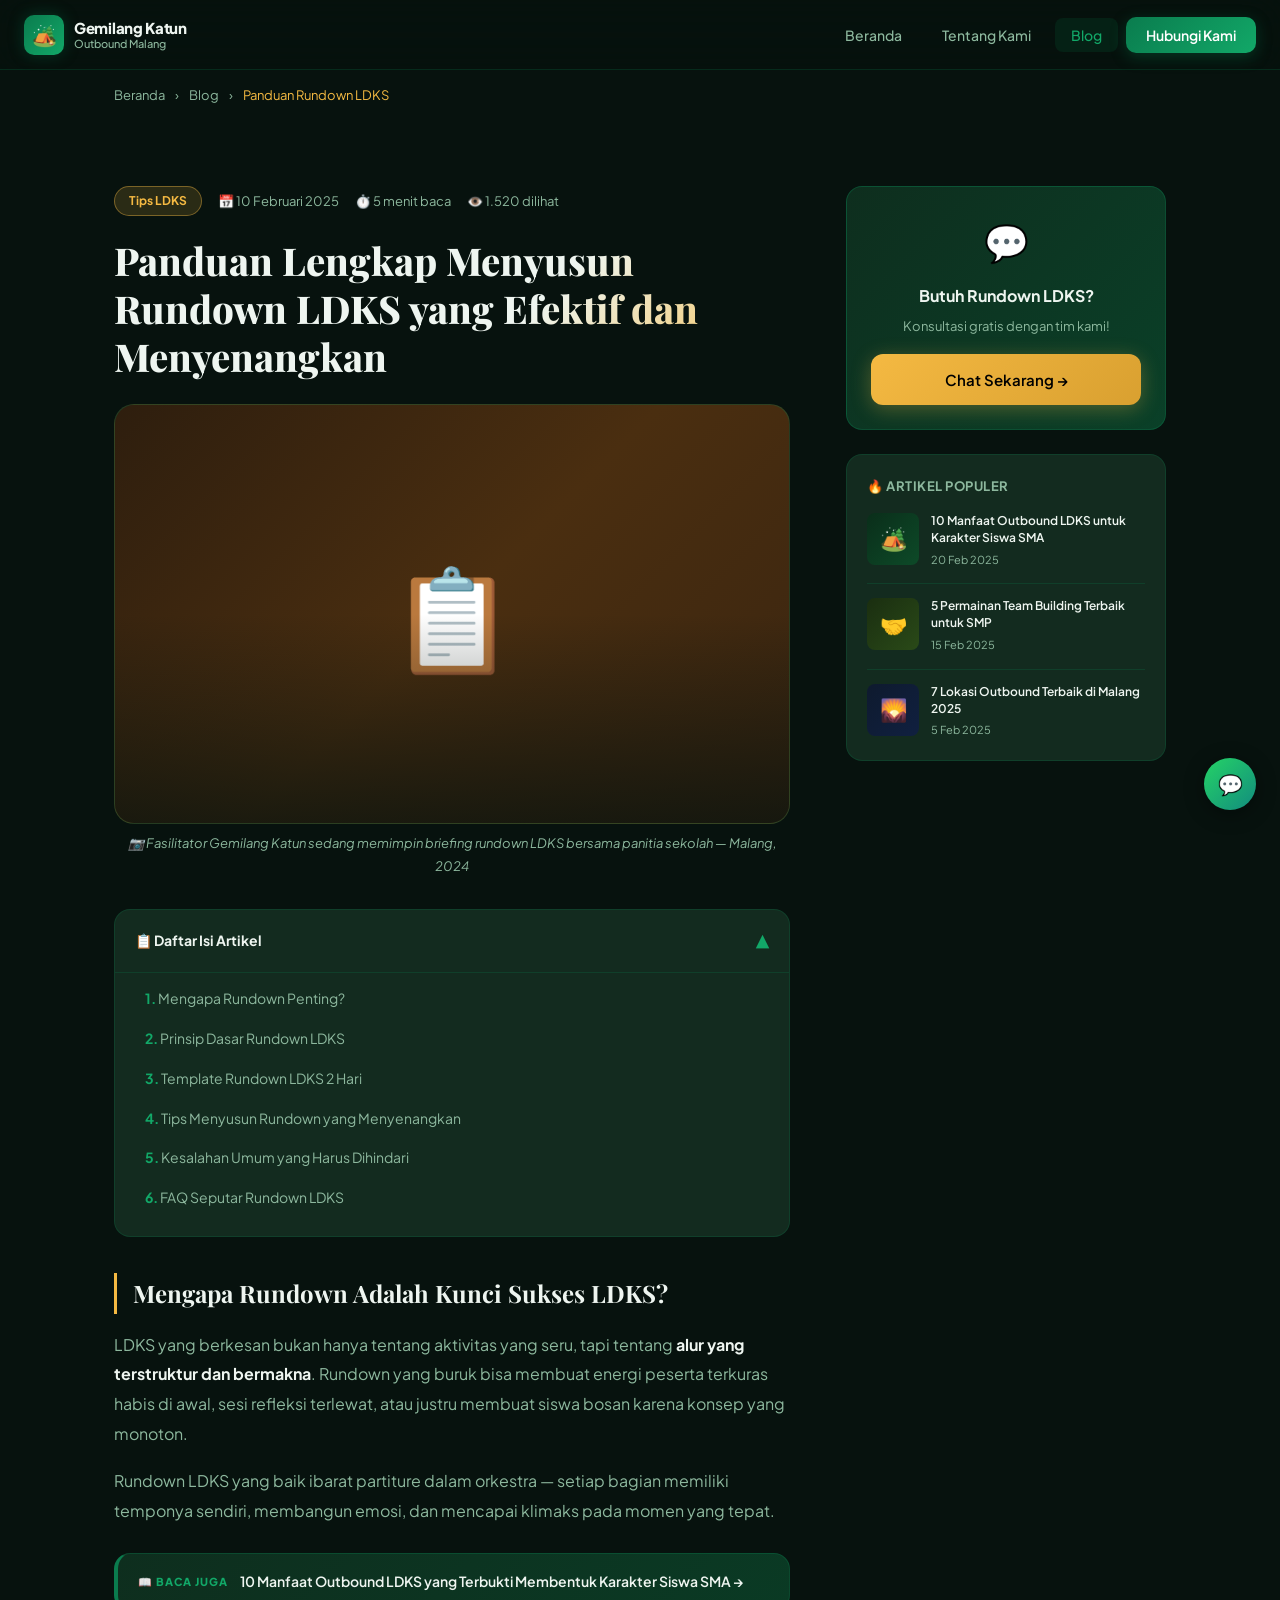
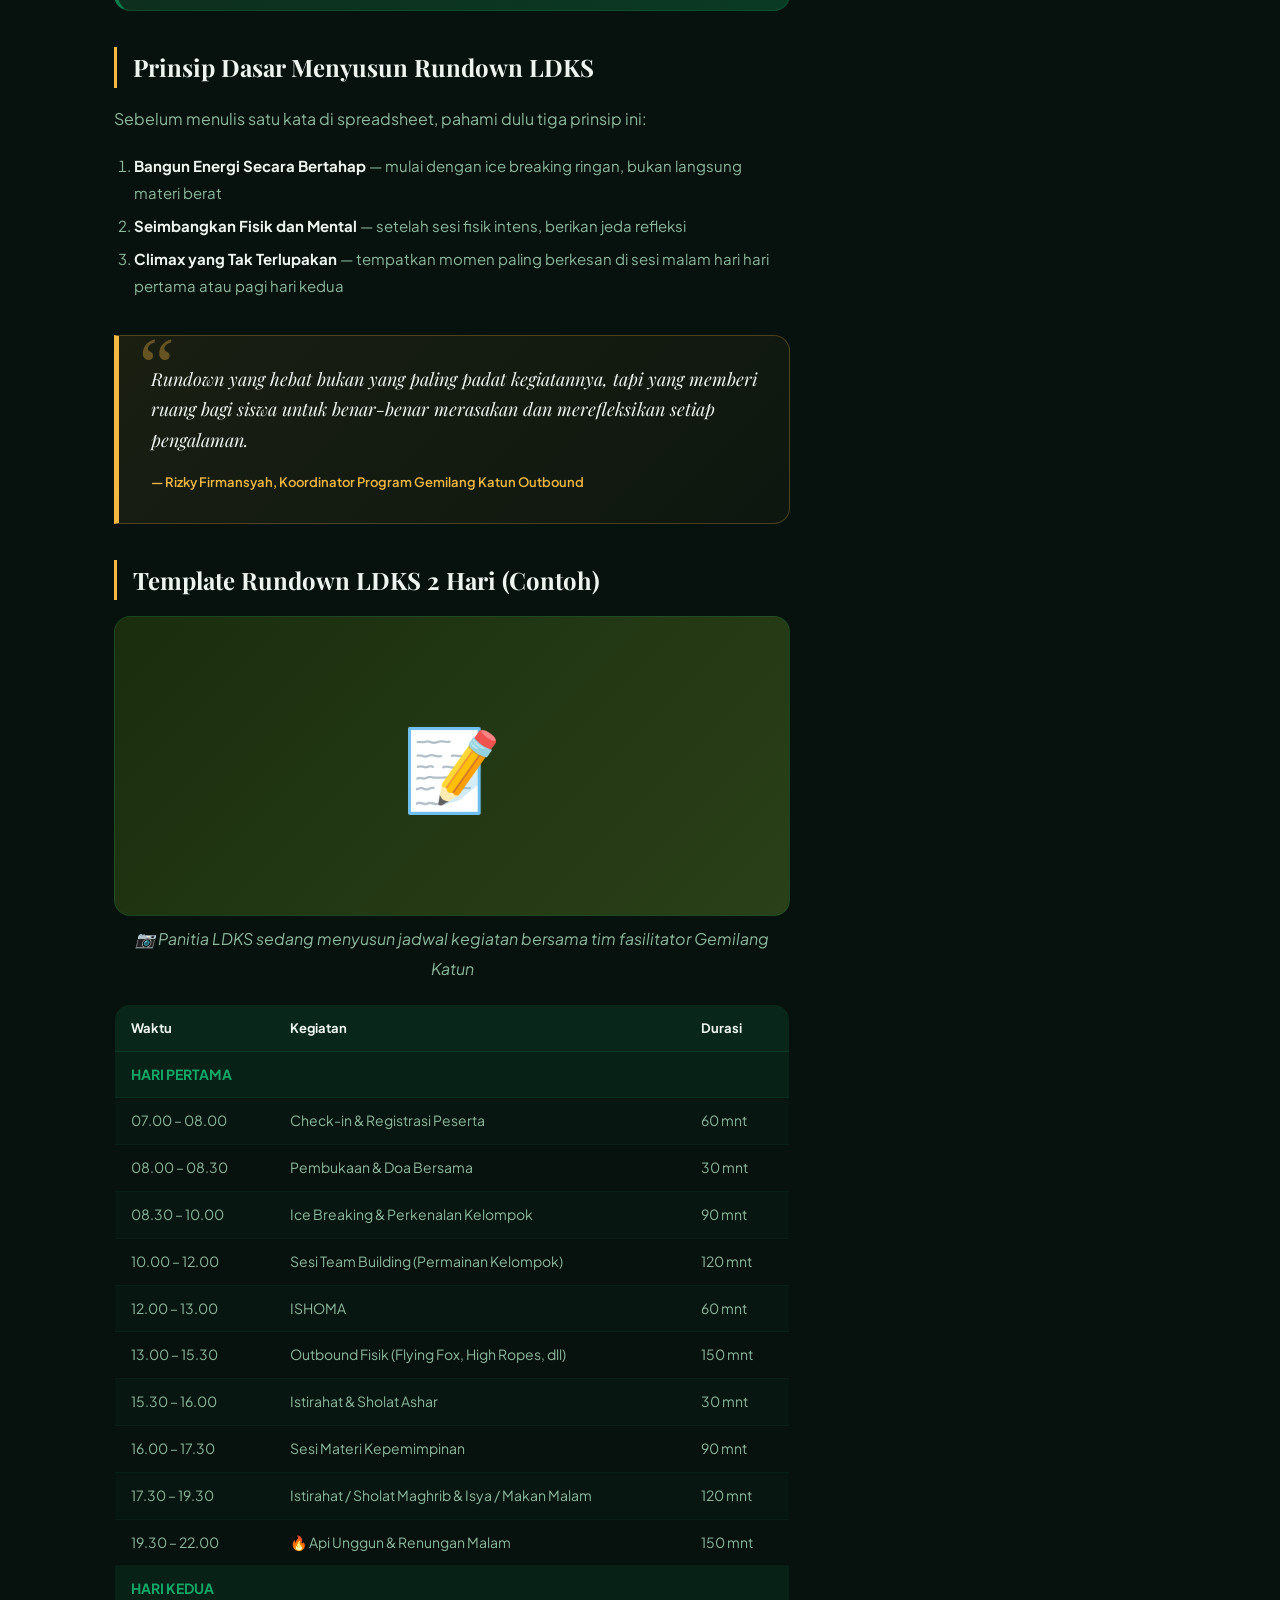
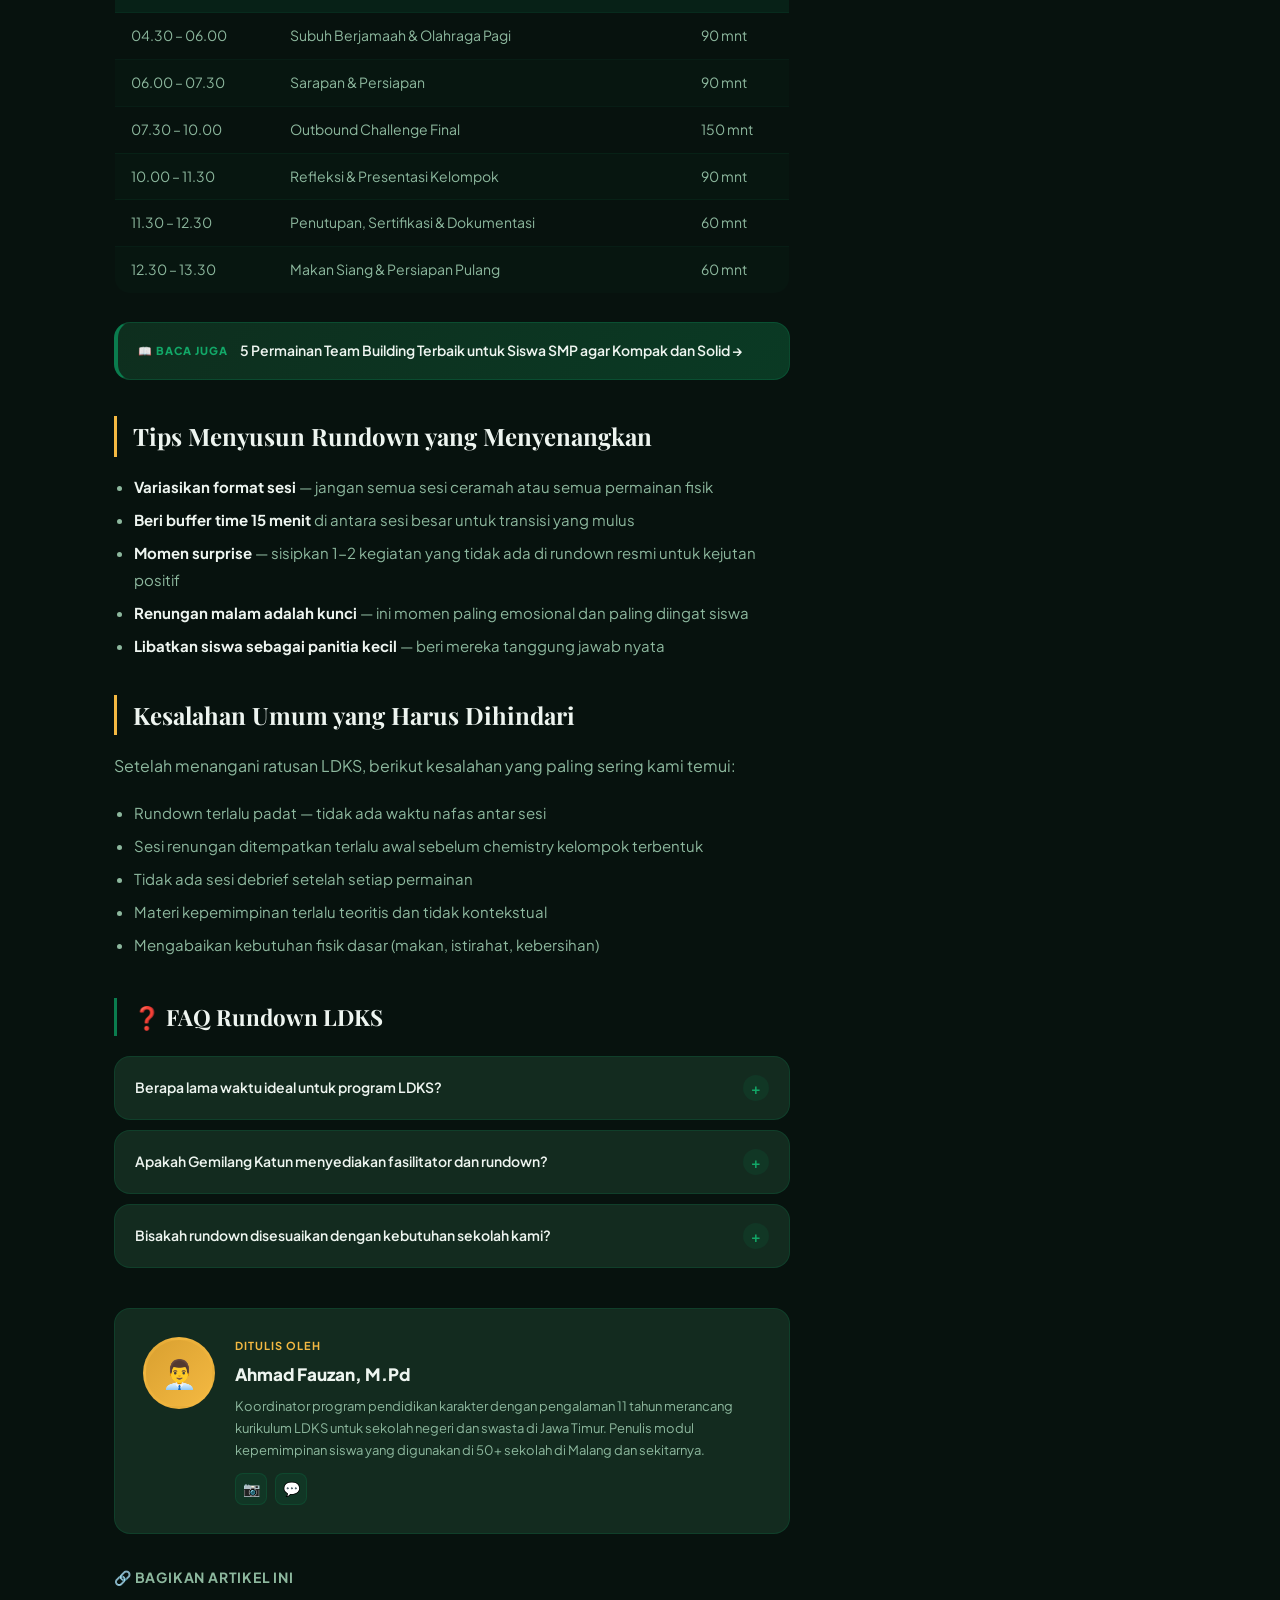
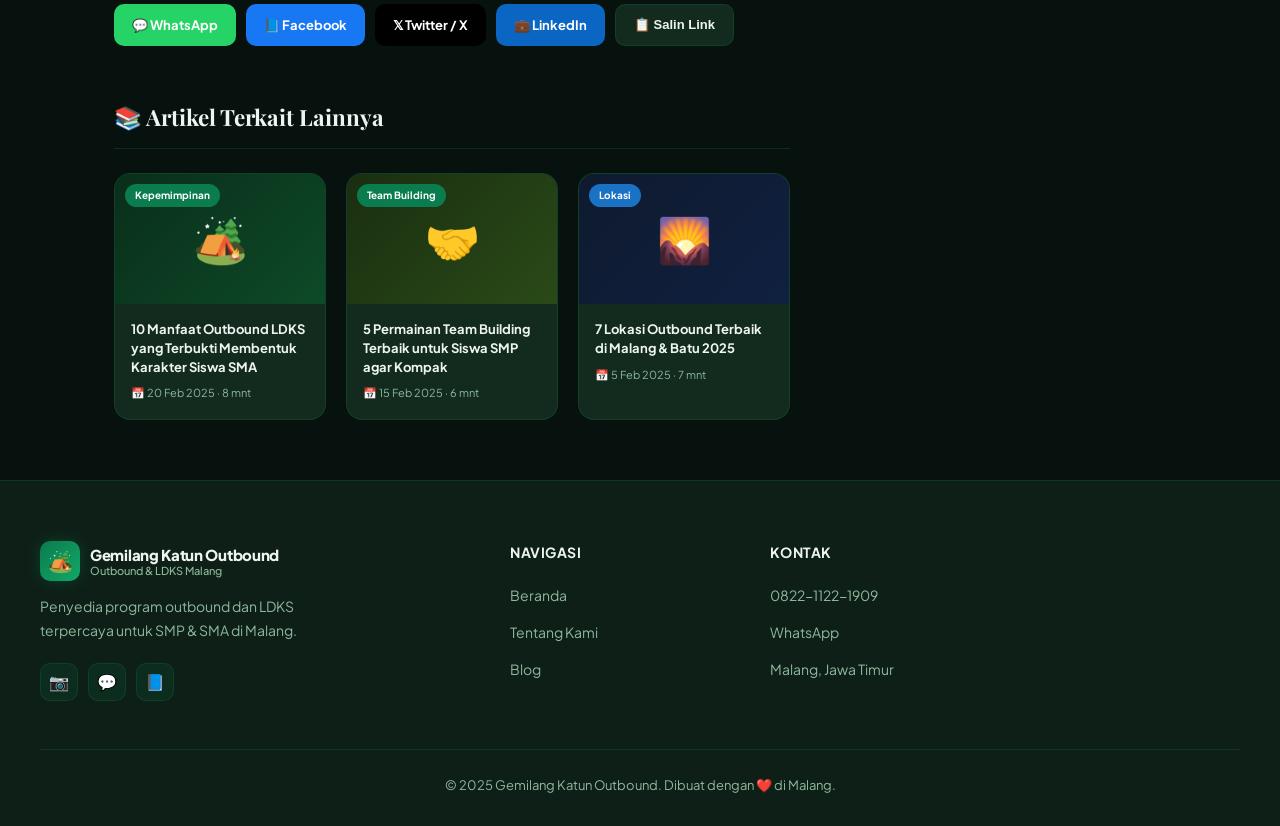
<file: artikel-panduan-rundown-ldks.html>
<!DOCTYPE html>
<html lang="id">

<head>
    <meta charset="UTF-8" />
    <meta name="viewport" content="width=device-width, initial-scale=1.0" />
    <title>Panduan Lengkap Menyusun Rundown LDKS yang Efektif | Gemilang Katun Outbound</title>
    <meta name="description"
        content="Panduan praktis menyusun rundown LDKS yang terstruktur, efektif, dan tetap menyenangkan. Lengkap dengan template jadwal dan tips dari fasilitator berpengalaman." />
    <link rel="stylesheet" href="style.css" />
    <style>
        .article-wrapper {
            max-width: 1100px;
            margin: 0 auto;
            padding: 80px 24px 60px;
            display: grid;
            grid-template-columns: 1fr 320px;
            gap: 56px;
            align-items: start
        }

        .article-hero-img {
            width: 100%;
            height: 420px;
            border-radius: 20px;
            display: flex;
            align-items: center;
            justify-content: center;
            font-size: 100px;
            position: relative;
            overflow: hidden;
            margin-bottom: 8px;
            border: 1px solid rgba(10, 124, 78, .3)
        }

        .article-hero-img::before {
            content: '';
            position: absolute;
            inset: 0;
            background: linear-gradient(to top, rgba(7, 18, 14, .7) 0%, transparent 50%)
        }

        .img-caption {
            font-size: 13px;
            color: var(--text-muted);
            text-align: center;
            margin-bottom: 32px;
            font-style: italic
        }

        .article-meta {
            display: flex;
            align-items: center;
            gap: 16px;
            flex-wrap: wrap;
            margin-bottom: 20px;
            font-size: 13px;
            color: var(--text-muted)
        }

        .article-category-tag {
            background: rgba(244, 185, 66, .15);
            border: 1px solid rgba(244, 185, 66, .4);
            color: var(--accent);
            padding: 4px 14px;
            border-radius: 100px;
            font-size: 12px;
            font-weight: 700
        }

        .article-title {
            font-family: 'Playfair Display', serif;
            font-size: clamp(1.7rem, 3.5vw, 2.4rem);
            font-weight: 800;
            line-height: 1.25;
            margin-bottom: 24px;
            background: linear-gradient(135deg, var(--text-primary) 60%, var(--accent));
            -webkit-background-clip: text;
            -webkit-text-fill-color: transparent;
            background-clip: text
        }

        .toc-container {
            background: var(--bg-card);
            border: 1px solid var(--border);
            border-radius: var(--radius);
            margin-bottom: 36px;
            overflow: hidden
        }

        .toc-header {
            display: flex;
            align-items: center;
            justify-content: space-between;
            padding: 16px 20px;
            cursor: pointer;
            user-select: none;
            transition: var(--transition)
        }

        .toc-header:hover {
            background: rgba(10, 124, 78, .08)
        }

        .toc-header strong {
            font-size: 14px;
            font-weight: 700;
            color: var(--text-primary)
        }

        .toc-arrow {
            font-size: 18px;
            color: var(--primary-light);
            transition: transform .3s ease
        }

        .toc-arrow.open {
            transform: rotate(180deg)
        }

        .toc-body {
            max-height: 0;
            overflow: hidden;
            transition: max-height .4s ease
        }

        .toc-body.open {
            max-height: 600px
        }

        .toc-list {
            list-style: none;
            padding: 8px 20px 16px;
            border-top: 1px solid var(--border);
            counter-reset: toc
        }

        .toc-list li {
            margin-bottom: 4px;
            counter-increment: toc
        }

        .toc-list a {
            text-decoration: none;
            color: var(--text-muted);
            font-size: 14px;
            padding: 6px 10px;
            border-radius: 8px;
            display: block;
            transition: var(--transition)
        }

        .toc-list a::before {
            content: counter(toc) ". ";
            color: var(--primary-light);
            font-weight: 700
        }

        .toc-list a:hover {
            color: var(--primary-light);
            background: rgba(10, 124, 78, .1)
        }

        .article-body h2 {
            font-family: 'Playfair Display', serif;
            font-size: 1.5rem;
            font-weight: 700;
            color: var(--text-primary);
            margin: 36px 0 16px;
            border-left: 3px solid var(--accent);
            padding-left: 16px
        }

        .article-body p {
            font-size: 16px;
            color: var(--text-muted);
            line-height: 1.85;
            margin-bottom: 18px
        }

        .article-body ul,
        .article-body ol {
            padding-left: 20px;
            margin-bottom: 18px
        }

        .article-body li {
            font-size: 15px;
            color: var(--text-muted);
            line-height: 1.8;
            margin-bottom: 6px
        }

        .article-body strong {
            color: var(--text-primary)
        }

        .schedule-table {
            width: 100%;
            border-collapse: collapse;
            margin: 20px 0 28px;
            border-radius: var(--radius);
            overflow: hidden;
            border: 1px solid var(--border)
        }

        .schedule-table th {
            background: rgba(10, 124, 78, .2);
            color: var(--text-primary);
            font-size: 13px;
            font-weight: 700;
            padding: 12px 16px;
            text-align: left;
            border-bottom: 1px solid var(--border)
        }

        .schedule-table td {
            padding: 11px 16px;
            font-size: 14px;
            color: var(--text-muted);
            border-bottom: 1px solid rgba(10, 124, 78, .1)
        }

        .schedule-table tr:last-child td {
            border: none
        }

        .schedule-table tr:nth-child(even) td {
            background: rgba(10, 124, 78, .04)
        }

        .article-mid-img {
            width: 100%;
            height: 300px;
            border-radius: var(--radius);
            display: flex;
            align-items: center;
            justify-content: center;
            font-size: 80px;
            margin: 8px 0;
            border: 1px solid var(--border)
        }

        .baca-juga {
            background: linear-gradient(135deg, #0e2e1e, #0a3a24);
            border: 1px solid rgba(10, 124, 78, .35);
            border-left: 4px solid var(--primary);
            border-radius: var(--radius);
            padding: 16px 20px;
            margin: 28px 0;
            display: flex;
            align-items: center;
            gap: 12px
        }

        .baca-juga-label {
            font-size: 11px;
            font-weight: 800;
            color: var(--primary-light);
            text-transform: uppercase;
            letter-spacing: 1px;
            white-space: nowrap
        }

        .baca-juga a {
            text-decoration: none;
            color: var(--text-primary);
            font-size: 14px;
            font-weight: 600;
            transition: var(--transition)
        }

        .baca-juga a:hover {
            color: var(--primary-light)
        }

        .article-quote {
            background: linear-gradient(135deg, rgba(244, 185, 66, .08), rgba(244, 185, 66, .03));
            border: 1px solid rgba(244, 185, 66, .25);
            border-left: 5px solid var(--accent);
            border-radius: 0 var(--radius) var(--radius) 0;
            padding: 28px 32px;
            margin: 36px 0;
            position: relative
        }

        .article-quote::before {
            content: '\201C';
            position: absolute;
            top: -10px;
            left: 20px;
            font-size: 80px;
            color: var(--accent);
            opacity: .35;
            font-family: serif;
            line-height: 1
        }

        .article-quote p {
            font-size: 18px !important;
            font-style: italic;
            color: var(--text-primary) !important;
            font-family: 'Playfair Display', serif;
            line-height: 1.7 !important;
            margin: 0 0 12px !important
        }

        .article-quote cite {
            font-size: 13px;
            color: var(--accent);
            font-weight: 600;
            font-style: normal
        }

        .article-faq {
            margin: 40px 0
        }

        .article-faq h2 {
            font-family: 'Playfair Display', serif;
            font-size: 1.4rem;
            color: var(--text-primary);
            margin-bottom: 20px;
            padding-left: 16px;
            border-left: 3px solid var(--primary)
        }

        .faq-item {
            background: var(--bg-card);
            border: 1px solid var(--border);
            border-radius: var(--radius);
            margin-bottom: 10px;
            overflow: hidden
        }

        .faq-item.open {
            border-color: rgba(10, 124, 78, .4)
        }

        .faq-q {
            display: flex;
            align-items: center;
            justify-content: space-between;
            padding: 18px 20px;
            cursor: pointer;
            font-size: 14px;
            font-weight: 600;
            color: var(--text-primary);
            gap: 12px;
            user-select: none;
            transition: var(--transition)
        }

        .faq-q:hover {
            color: var(--primary-light)
        }

        .faq-icon {
            width: 26px;
            height: 26px;
            background: rgba(10, 124, 78, .15);
            border-radius: 50%;
            display: flex;
            align-items: center;
            justify-content: center;
            font-size: 15px;
            color: var(--primary-light);
            flex-shrink: 0;
            transition: var(--transition)
        }

        .faq-item.open .faq-icon {
            transform: rotate(45deg);
            background: rgba(10, 124, 78, .3)
        }

        .faq-a {
            max-height: 0;
            overflow: hidden;
            transition: max-height .4s ease, padding .3s ease;
            padding: 0 20px;
            font-size: 14px;
            color: var(--text-muted);
            line-height: 1.75
        }

        .faq-item.open .faq-a {
            max-height: 300px;
            padding: 0 20px 18px
        }

        .author-card {
            background: var(--bg-card);
            border: 1px solid var(--border);
            border-radius: var(--radius);
            padding: 28px;
            margin: 40px 0 32px;
            display: flex;
            gap: 20px;
            align-items: flex-start
        }

        .author-avatar {
            width: 72px;
            height: 72px;
            border-radius: 50%;
            background: linear-gradient(135deg, var(--accent-dark), var(--accent));
            display: flex;
            align-items: center;
            justify-content: center;
            font-size: 28px;
            flex-shrink: 0;
            border: 3px solid rgba(244, 185, 66, .4)
        }

        .author-info {
            flex: 1
        }

        .author-label {
            font-size: 11px;
            text-transform: uppercase;
            letter-spacing: 1px;
            color: var(--accent);
            font-weight: 700;
            margin-bottom: 4px
        }

        .author-name {
            font-size: 17px;
            font-weight: 800;
            color: var(--text-primary);
            margin-bottom: 6px
        }

        .author-bio {
            font-size: 13px;
            color: var(--text-muted);
            line-height: 1.7;
            margin-bottom: 12px
        }

        .author-socials {
            display: flex;
            gap: 8px
        }

        .author-social {
            width: 32px;
            height: 32px;
            background: rgba(10, 124, 78, .15);
            border: 1px solid var(--border);
            border-radius: 8px;
            display: flex;
            align-items: center;
            justify-content: center;
            font-size: 14px;
            text-decoration: none;
            transition: var(--transition)
        }

        .author-social:hover {
            background: var(--primary);
            border-color: var(--primary)
        }

        .share-section {
            margin: 8px 0 40px
        }

        .share-title {
            font-size: 14px;
            font-weight: 700;
            color: var(--text-muted);
            text-transform: uppercase;
            letter-spacing: .8px;
            margin-bottom: 14px
        }

        .share-buttons {
            display: flex;
            gap: 10px;
            flex-wrap: wrap
        }

        .share-btn {
            display: inline-flex;
            align-items: center;
            gap: 8px;
            padding: 10px 18px;
            border-radius: 10px;
            font-size: 13px;
            font-weight: 700;
            text-decoration: none;
            border: none;
            cursor: pointer;
            transition: var(--transition);
            color: #fff
        }

        .share-btn:hover {
            transform: translateY(-2px);
            filter: brightness(1.1)
        }

        .share-wa {
            background: #25D366
        }

        .share-fb {
            background: #1877F2
        }

        .share-tw {
            background: #000
        }

        .share-li {
            background: #0A66C2
        }

        .share-cp {
            background: var(--bg-card);
            color: var(--text-primary);
            border: 1px solid var(--border)
        }

        .related-section {
            margin-top: 52px
        }

        .related-title {
            font-family: 'Playfair Display', serif;
            font-size: 1.4rem;
            font-weight: 700;
            color: var(--text-primary);
            margin-bottom: 24px;
            padding-bottom: 12px;
            border-bottom: 1px solid var(--border)
        }

        .related-grid {
            display: grid;
            grid-template-columns: repeat(3, 1fr);
            gap: 20px
        }

        .related-card {
            background: var(--bg-card);
            border: 1px solid var(--border);
            border-radius: var(--radius);
            overflow: hidden;
            text-decoration: none;
            display: block;
            transition: var(--transition)
        }

        .related-card:hover {
            border-color: rgba(10, 124, 78, .5);
            transform: translateY(-4px);
            box-shadow: var(--shadow-lg)
        }

        .related-img {
            height: 130px;
            display: flex;
            align-items: center;
            justify-content: center;
            font-size: 44px;
            position: relative
        }

        .related-tag {
            position: absolute;
            top: 10px;
            left: 10px;
            font-size: 10px;
            font-weight: 700;
            padding: 3px 10px;
            border-radius: 100px;
            color: #fff
        }

        .related-body {
            padding: 16px
        }

        .related-card-title {
            font-size: 13px;
            font-weight: 700;
            color: var(--text-primary);
            line-height: 1.45;
            margin-bottom: 8px;
            transition: var(--transition)
        }

        .related-card:hover .related-card-title {
            color: var(--primary-light)
        }

        .related-date {
            font-size: 11px;
            color: var(--text-muted)
        }

        .article-sidebar {
            position: sticky;
            top: 90px;
            display: flex;
            flex-direction: column;
            gap: 24px
        }

        .sidebar-cta {
            background: linear-gradient(135deg, #0e2e1e, #0a4028);
            border: 1px solid rgba(10, 124, 78, .4);
            border-radius: var(--radius);
            padding: 24px;
            text-align: center
        }

        .sidebar-cta p {
            font-size: 16px;
            font-weight: 700;
            color: var(--text-primary);
            margin-bottom: 6px
        }

        .sidebar-cta small {
            font-size: 13px;
            color: var(--text-muted);
            display: block;
            margin-bottom: 16px
        }

        .sidebar-mini-card {
            background: var(--bg-card);
            border: 1px solid var(--border);
            border-radius: var(--radius);
            padding: 20px
        }

        .sidebar-mini-title {
            font-size: 13px;
            font-weight: 700;
            text-transform: uppercase;
            letter-spacing: .5px;
            color: var(--text-muted);
            margin-bottom: 16px
        }

        .mini-article {
            display: flex;
            gap: 12px;
            margin-bottom: 14px;
            text-decoration: none;
            align-items: flex-start;
            padding-bottom: 14px;
            border-bottom: 1px solid var(--border)
        }

        .mini-article:last-child {
            margin: 0;
            padding: 0;
            border: none
        }

        .mini-thumb {
            width: 52px;
            height: 52px;
            border-radius: 8px;
            display: flex;
            align-items: center;
            justify-content: center;
            font-size: 22px;
            flex-shrink: 0
        }

        .mini-title {
            font-size: 12px;
            font-weight: 600;
            color: var(--text-primary);
            line-height: 1.4;
            margin-bottom: 4px;
            transition: var(--transition)
        }

        .mini-article:hover .mini-title {
            color: var(--primary-light)
        }

        .mini-date {
            font-size: 11px;
            color: var(--text-muted)
        }

        @media(max-width:1024px) {
            .article-wrapper {
                grid-template-columns: 1fr;
                gap: 40px;
                padding: 56px 20px 60px
            }

            .article-sidebar {
                position: static
            }

            .related-grid {
                grid-template-columns: repeat(3, 1fr)
            }
        }

        @media(max-width:768px) {
            .article-wrapper {
                padding: 48px 18px 52px;
                gap: 36px
            }

            .article-hero-img {
                height: 280px;
                font-size: 80px
            }

            .article-mid-img {
                height: 220px;
                font-size: 64px
            }

            .article-title {
                font-size: 1.5rem
            }

            .article-body h2 {
                font-size: 1.2rem
            }

            .article-body p {
                font-size: 15px
            }

            .article-quote {
                padding: 22px 24px
            }

            .article-quote p {
                font-size: 16px !important
            }

            .author-card {
                flex-direction: column;
                padding: 22px;
                gap: 14px
            }

            .related-grid {
                grid-template-columns: repeat(3, 1fr)
            }

            .share-buttons {
                gap: 8px
            }

            .baca-juga {
                flex-direction: column;
                gap: 6px
            }

            .schedule-table {
                font-size: 12px
            }

            .schedule-table th,
            .schedule-table td {
                padding: 9px 12px
            }
        }

        @media(max-width:540px) {
            .article-wrapper {
                padding: 40px 16px 44px
            }

            .article-hero-img {
                height: 230px;
                font-size: 72px;
                border-radius: var(--radius)
            }

            .article-mid-img {
                height: 190px
            }

            .article-title {
                font-size: 1.35rem;
                line-height: 1.3
            }

            .article-meta {
                gap: 10px;
                font-size: 12px
            }

            .toc-list a {
                font-size: 13px;
                padding: 5px 8px
            }

            .share-btn {
                padding: 9px 12px;
                font-size: 12px
            }

            .related-grid {
                grid-template-columns: 1fr
            }

            .related-img {
                height: 110px;
                font-size: 38px
            }

            .author-name {
                font-size: 15px
            }

            .author-bio {
                font-size: 12px
            }

            .faq-q {
                font-size: 13px;
                padding: 15px 16px
            }

            .faq-a {
                padding: 0 16px
            }

            .faq-item.open .faq-a {
                padding: 0 16px 14px
            }

            .sidebar-cta {
                padding: 20px 16px
            }

            .img-caption {
                font-size: 12px
            }

            .schedule-table {
                font-size: 11px;
                display: block;
                overflow-x: auto;
                white-space: nowrap
            }
        }

        @media(max-width:390px) {
            .article-wrapper {
                padding: 36px 14px 40px
            }

            .article-hero-img {
                height: 200px;
                font-size: 60px
            }

            .article-title {
                font-size: 1.2rem
            }

            .article-body h2 {
                font-size: 1.1rem
            }

            .article-body p,
            .article-body li {
                font-size: 14px
            }

            .share-buttons {
                display: grid;
                grid-template-columns: 1fr 1fr
            }

            .share-cp {
                grid-column: span 2
            }

            .share-btn {
                justify-content: center;
                width: 100%
            }

            .related-grid {
                grid-template-columns: 1fr 1fr;
                gap: 10px
            }

            .related-body {
                padding: 12px
            }

            .related-card-title {
                font-size: 12px
            }

            .baca-juga {
                padding: 12px 14px
            }

            .baca-juga a {
                font-size: 13px
            }

            .article-quote {
                padding: 18px 18px 18px 22px
            }

            .article-quote p {
                font-size: 15px !important
            }
        }
    </style>
</head>

<body>
    <nav class="navbar" id="navbar">
        <a href="index.html" class="nav-brand">
            <div class="nav-brand-icon">&#x1F3D5;&#xFE0F;</div>
            <div class="nav-brand-text"><span>Gemilang Katun</span><span>Outbound Malang</span></div>
        </a>
        <ul class="nav-links">
            <li><a href="index.html">Beranda</a></li>
            <li><a href="about.html">Tentang Kami</a></li>
            <li><a href="blog.html" class="active">Blog</a></li>
            <li><a href="https://wa.me/6282211221909" class="nav-cta" target="_blank" rel="noopener">Hubungi Kami</a>
            </li>
        </ul>
        <button class="hamburger" id="hamburger" aria-label="Menu"><span></span><span></span><span></span></button>
    </nav>
    <div class="mobile-nav" id="mobileNav">
        <a href="index.html">Beranda</a><a href="about.html">Tentang Kami</a>
        <a href="blog.html" class="active">Blog</a>
        <a href="https://wa.me/6282211221909" class="mobile-nav-cta" target="_blank" rel="noopener">Hubungi WhatsApp</a>
    </div>

    <div style="padding:84px 24px 0;max-width:1100px;margin:0 auto;">
        <nav style="font-size:13px;color:var(--text-muted);">
            <a href="index.html" style="color:var(--text-muted);text-decoration:none;">Beranda</a>
            <span style="margin:0 8px;">&#8250;</span>
            <a href="blog.html" style="color:var(--text-muted);text-decoration:none;">Blog</a>
            <span style="margin:0 8px;">&#8250;</span>
            <span style="color:var(--accent);">Panduan Rundown LDKS</span>
        </nav>
    </div>

    <div class="article-wrapper">
        <main>
            <div class="article-meta">
                <span class="article-category-tag">Tips LDKS</span>
                <span>&#x1F4C5; 10 Februari 2025</span><span>&#x23F1;&#xFE0F; 5 menit baca</span><span>&#x1F441;&#xFE0F;
                    1.520 dilihat</span>
            </div>
            <h1 class="article-title">Panduan Lengkap Menyusun Rundown LDKS yang Efektif dan Menyenangkan</h1>

            <div class="article-hero-img" style="background:linear-gradient(135deg,#2e1e0e,#4a2e10,#3a2510);">&#x1F4CB;
            </div>
            <p class="img-caption">&#x1F4F7; Fasilitator Gemilang Katun sedang memimpin briefing rundown LDKS bersama
                panitia sekolah — Malang, 2024</p>

            <div class="toc-container">
                <div class="toc-header" onclick="toggleTOC()">
                    <strong>&#x1F4CB; Daftar Isi Artikel</strong>
                    <span class="toc-arrow" id="tocArrow">&#x25BC;</span>
                </div>
                <div class="toc-body" id="tocBody">
                    <ol class="toc-list">
                        <li><a href="#intro">Mengapa Rundown Penting?</a></li>
                        <li><a href="#prinsip">Prinsip Dasar Rundown LDKS</a></li>
                        <li><a href="#template">Template Rundown LDKS 2 Hari</a></li>
                        <li><a href="#tips">Tips Menyusun Rundown yang Menyenangkan</a></li>
                        <li><a href="#kesalahan">Kesalahan Umum yang Harus Dihindari</a></li>
                        <li><a href="#faq">FAQ Seputar Rundown LDKS</a></li>
                    </ol>
                </div>
            </div>

            <div class="article-body">
                <h2 id="intro">Mengapa Rundown Adalah Kunci Sukses LDKS?</h2>
                <p>LDKS yang berkesan bukan hanya tentang aktivitas yang seru, tapi tentang <strong>alur yang
                        terstruktur dan bermakna</strong>. Rundown yang buruk bisa membuat energi peserta terkuras habis
                    di awal, sesi refleksi terlewat, atau justru membuat siswa bosan karena konsep yang monoton.</p>
                <p>Rundown LDKS yang baik ibarat partiture dalam orkestra — setiap bagian memiliki temponya sendiri,
                    membangun emosi, dan mencapai klimaks pada momen yang tepat.</p>

                <div class="baca-juga">
                    <span class="baca-juga-label">&#x1F4D6; Baca Juga</span>
                    <a href="artikel-manfaat-outbound-ldks.html">10 Manfaat Outbound LDKS yang Terbukti Membentuk
                        Karakter Siswa SMA &rarr;</a>
                </div>

                <h2 id="prinsip">Prinsip Dasar Menyusun Rundown LDKS</h2>
                <p>Sebelum menulis satu kata di spreadsheet, pahami dulu tiga prinsip ini:</p>
                <ol>
                    <li><strong>Bangun Energi Secara Bertahap</strong> — mulai dengan ice breaking ringan, bukan
                        langsung materi berat</li>
                    <li><strong>Seimbangkan Fisik dan Mental</strong> — setelah sesi fisik intens, berikan jeda refleksi
                    </li>
                    <li><strong>Climax yang Tak Terlupakan</strong> — tempatkan momen paling berkesan di sesi malam hari
                        hari pertama atau pagi hari kedua</li>
                </ol>

                <blockquote class="article-quote">
                    <p>Rundown yang hebat bukan yang paling padat kegiatannya, tapi yang memberi ruang bagi siswa untuk
                        benar-benar merasakan dan merefleksikan setiap pengalaman.</p>
                    <cite>— Rizky Firmansyah, Koordinator Program Gemilang Katun Outbound</cite>
                </blockquote>

                <h2 id="template">Template Rundown LDKS 2 Hari (Contoh)</h2>

                <div class="article-mid-img" style="background:linear-gradient(135deg,#1a2e0e,#2a4018);">&#x1F4DD;</div>
                <p class="img-caption">&#x1F4F7; Panitia LDKS sedang menyusun jadwal kegiatan bersama tim fasilitator
                    Gemilang Katun</p>

                <table class="schedule-table">
                    <thead>
                        <tr>
                            <th>Waktu</th>
                            <th>Kegiatan</th>
                            <th>Durasi</th>
                        </tr>
                    </thead>
                    <tbody>
                        <tr>
                            <td colspan="3"
                                style="background:rgba(10,124,78,.15);font-weight:700;color:var(--primary-light);">HARI
                                PERTAMA</td>
                        </tr>
                        <tr>
                            <td>07.00 – 08.00</td>
                            <td>Check-in &amp; Registrasi Peserta</td>
                            <td>60 mnt</td>
                        </tr>
                        <tr>
                            <td>08.00 – 08.30</td>
                            <td>Pembukaan &amp; Doa Bersama</td>
                            <td>30 mnt</td>
                        </tr>
                        <tr>
                            <td>08.30 – 10.00</td>
                            <td>Ice Breaking &amp; Perkenalan Kelompok</td>
                            <td>90 mnt</td>
                        </tr>
                        <tr>
                            <td>10.00 – 12.00</td>
                            <td>Sesi Team Building (Permainan Kelompok)</td>
                            <td>120 mnt</td>
                        </tr>
                        <tr>
                            <td>12.00 – 13.00</td>
                            <td>ISHOMA</td>
                            <td>60 mnt</td>
                        </tr>
                        <tr>
                            <td>13.00 – 15.30</td>
                            <td>Outbound Fisik (Flying Fox, High Ropes, dll)</td>
                            <td>150 mnt</td>
                        </tr>
                        <tr>
                            <td>15.30 – 16.00</td>
                            <td>Istirahat &amp; Sholat Ashar</td>
                            <td>30 mnt</td>
                        </tr>
                        <tr>
                            <td>16.00 – 17.30</td>
                            <td>Sesi Materi Kepemimpinan</td>
                            <td>90 mnt</td>
                        </tr>
                        <tr>
                            <td>17.30 – 19.30</td>
                            <td>Istirahat / Sholat Maghrib &amp; Isya / Makan Malam</td>
                            <td>120 mnt</td>
                        </tr>
                        <tr>
                            <td>19.30 – 22.00</td>
                            <td>&#x1F525; Api Unggun &amp; Renungan Malam</td>
                            <td>150 mnt</td>
                        </tr>
                        <tr>
                            <td colspan="3"
                                style="background:rgba(10,124,78,.15);font-weight:700;color:var(--primary-light);">HARI
                                KEDUA</td>
                        </tr>
                        <tr>
                            <td>04.30 – 06.00</td>
                            <td>Subuh Berjamaah &amp; Olahraga Pagi</td>
                            <td>90 mnt</td>
                        </tr>
                        <tr>
                            <td>06.00 – 07.30</td>
                            <td>Sarapan &amp; Persiapan</td>
                            <td>90 mnt</td>
                        </tr>
                        <tr>
                            <td>07.30 – 10.00</td>
                            <td>Outbound Challenge Final</td>
                            <td>150 mnt</td>
                        </tr>
                        <tr>
                            <td>10.00 – 11.30</td>
                            <td>Refleksi &amp; Presentasi Kelompok</td>
                            <td>90 mnt</td>
                        </tr>
                        <tr>
                            <td>11.30 – 12.30</td>
                            <td>Penutupan, Sertifikasi &amp; Dokumentasi</td>
                            <td>60 mnt</td>
                        </tr>
                        <tr>
                            <td>12.30 – 13.30</td>
                            <td>Makan Siang &amp; Persiapan Pulang</td>
                            <td>60 mnt</td>
                        </tr>
                    </tbody>
                </table>

                <div class="baca-juga">
                    <span class="baca-juga-label">&#x1F4D6; Baca Juga</span>
                    <a href="artikel-team-building-smp.html">5 Permainan Team Building Terbaik untuk Siswa SMP agar
                        Kompak dan Solid &rarr;</a>
                </div>

                <h2 id="tips">Tips Menyusun Rundown yang Menyenangkan</h2>
                <ul>
                    <li><strong>Variasikan format sesi</strong> — jangan semua sesi ceramah atau semua permainan fisik
                    </li>
                    <li><strong>Beri buffer time 15 menit</strong> di antara sesi besar untuk transisi yang mulus</li>
                    <li><strong>Momen surprise</strong> — sisipkan 1-2 kegiatan yang tidak ada di rundown resmi untuk
                        kejutan positif</li>
                    <li><strong>Renungan malam adalah kunci</strong> — ini momen paling emosional dan paling diingat
                        siswa</li>
                    <li><strong>Libatkan siswa sebagai panitia kecil</strong> — beri mereka tanggung jawab nyata</li>
                </ul>

                <h2 id="kesalahan">Kesalahan Umum yang Harus Dihindari</h2>
                <p>Setelah menangani ratusan LDKS, berikut kesalahan yang paling sering kami temui:</p>
                <ul>
                    <li>Rundown terlalu padat — tidak ada waktu nafas antar sesi</li>
                    <li>Sesi renungan ditempatkan terlalu awal sebelum chemistry kelompok terbentuk</li>
                    <li>Tidak ada sesi debrief setelah setiap permainan</li>
                    <li>Materi kepemimpinan terlalu teoritis dan tidak kontekstual</li>
                    <li>Mengabaikan kebutuhan fisik dasar (makan, istirahat, kebersihan)</li>
                </ul>
            </div>

            <div class="article-faq">
                <h2 id="faq">&#x2753; FAQ Rundown LDKS</h2>
                <div class="faq-item" id="af1">
                    <div class="faq-q" onclick="toggleFaq('af1')">Berapa lama waktu ideal untuk program LDKS?<div
                            class="faq-icon">+</div>
                    </div>
                    <div class="faq-a">Program LDKS paling efektif berlangsung 2 hari 1 malam. Durasi ini cukup untuk
                        membangun chemistry, melaksanakan semua sesi penting, dan mencapai momen renungan yang bermakna.
                        Program 1 hari bisa dilakukan sebagai alternatif dengan penyesuaian rundown.</div>
                </div>
                <div class="faq-item" id="af2">
                    <div class="faq-q" onclick="toggleFaq('af2')">Apakah Gemilang Katun menyediakan fasilitator dan
                        rundown?<div class="faq-icon">+</div>
                    </div>
                    <div class="faq-a">Ya! Kami menyediakan paket lengkap termasuk konsultasi rundown, fasilitator
                        berpengalaman, semua peralatan outbound, dan dokumentasi acara. Anda cukup datang bersama siswa
                        — sisanya kami tangani.</div>
                </div>
                <div class="faq-item" id="af3">
                    <div class="faq-q" onclick="toggleFaq('af3')">Bisakah rundown disesuaikan dengan kebutuhan sekolah
                        kami?<div class="faq-icon">+</div>
                    </div>
                    <div class="faq-a">Tentu saja! Setiap sekolah memiliki kebutuhan dan nilai berbeda yang ingin
                        ditanamkan. Kami selalu memulai dengan sesi konsultasi untuk memahami tujuan spesifik sekolah
                        Anda sebelum merancang program.</div>
                </div>
            </div>

            <div class="author-card">
                <div class="author-avatar">&#x1F468;&#x200D;&#x1F4BC;</div>
                <div class="author-info">
                    <div class="author-label">Ditulis oleh</div>
                    <div class="author-name">Ahmad Fauzan, M.Pd</div>
                    <p class="author-bio">Koordinator program pendidikan karakter dengan pengalaman 11 tahun merancang
                        kurikulum LDKS untuk sekolah negeri dan swasta di Jawa Timur. Penulis modul kepemimpinan siswa
                        yang digunakan di 50+ sekolah di Malang dan sekitarnya.</p>
                    <div class="author-socials">
                        <a href="#" class="author-social">&#x1F4F7;</a>
                        <a href="https://wa.me/6282211221909" class="author-social" target="_blank"
                            rel="noopener">&#x1F4AC;</a>
                    </div>
                </div>
            </div>

            <div class="share-section">
                <div class="share-title">&#x1F517; Bagikan Artikel Ini</div>
                <div class="share-buttons">
                    <a class="share-btn share-wa" id="shareWa" href="#" target="_blank" rel="noopener">&#x1F4AC;
                        WhatsApp</a>
                    <a class="share-btn share-fb" id="shareFb" href="#" target="_blank" rel="noopener">&#x1F4D8;
                        Facebook</a>
                    <a class="share-btn share-tw" id="shareTw" href="#" target="_blank" rel="noopener">&#x1D54F; Twitter
                        / X</a>
                    <a class="share-btn share-li" id="shareLi" href="#" target="_blank" rel="noopener">&#x1F4BC;
                        LinkedIn</a>
                    <button class="share-btn share-cp" id="shareCp" onclick="copyLink()">&#x1F4CB; Salin Link</button>
                </div>
            </div>

            <div class="related-section">
                <h2 class="related-title">&#x1F4DA; Artikel Terkait Lainnya</h2>
                <div class="related-grid">
                    <a href="artikel-manfaat-outbound-ldks.html" class="related-card">
                        <div class="related-img" style="background:linear-gradient(135deg,#0a2e1a,#0d4a28);">
                            <span class="related-tag" style="background:#0a7c4e;">Kepemimpinan</span>&#x1F3D5;&#xFE0F;
                        </div>
                        <div class="related-body">
                            <div class="related-card-title">10 Manfaat Outbound LDKS yang Terbukti Membentuk Karakter
                                Siswa SMA</div>
                            <div class="related-date">&#x1F4C5; 20 Feb 2025 &middot; 8 mnt</div>
                        </div>
                    </a>
                    <a href="artikel-team-building-smp.html" class="related-card">
                        <div class="related-img" style="background:linear-gradient(135deg,#1a2e10,#2a4a18);">
                            <span class="related-tag" style="background:#0a7c4e;">Team Building</span>&#x1F91D;
                        </div>
                        <div class="related-body">
                            <div class="related-card-title">5 Permainan Team Building Terbaik untuk Siswa SMP agar
                                Kompak</div>
                            <div class="related-date">&#x1F4C5; 15 Feb 2025 &middot; 6 mnt</div>
                        </div>
                    </a>
                    <a href="artikel-lokasi-outbound-malang.html" class="related-card">
                        <div class="related-img" style="background:linear-gradient(135deg,#0e1a2e,#102040);">
                            <span class="related-tag" style="background:#1a72c4;">Lokasi</span>&#x1F304;
                        </div>
                        <div class="related-body">
                            <div class="related-card-title">7 Lokasi Outbound Terbaik di Malang &amp; Batu 2025</div>
                            <div class="related-date">&#x1F4C5; 5 Feb 2025 &middot; 7 mnt</div>
                        </div>
                    </a>
                </div>
            </div>
        </main>

        <aside class="article-sidebar">
            <div class="sidebar-cta">
                <div style="font-size:36px;margin-bottom:10px;">&#x1F4AC;</div>
                <p>Butuh Rundown LDKS?</p>
                <small>Konsultasi gratis dengan tim kami!</small>
                <a href="https://wa.me/6282211221909?text=Halo! Saya ingin konsultasi rundown LDKS untuk sekolah kami."
                    class="btn btn-accent" style="width:100%;justify-content:center;" target="_blank"
                    rel="noopener">Chat Sekarang &rarr;</a>
            </div>
            <div class="sidebar-mini-card">
                <div class="sidebar-mini-title">&#x1F525; Artikel Populer</div>
                <a class="mini-article" href="artikel-manfaat-outbound-ldks.html">
                    <div class="mini-thumb" style="background:linear-gradient(135deg,#0a2e1a,#0d4a28);">
                        &#x1F3D5;&#xFE0F;</div>
                    <div class="mini-info">
                        <div class="mini-title">10 Manfaat Outbound LDKS untuk Karakter Siswa SMA</div>
                        <div class="mini-date">20 Feb 2025</div>
                    </div>
                </a>
                <a class="mini-article" href="artikel-team-building-smp.html">
                    <div class="mini-thumb" style="background:linear-gradient(135deg,#1a2e10,#2a4a18);">&#x1F91D;</div>
                    <div class="mini-info">
                        <div class="mini-title">5 Permainan Team Building Terbaik untuk SMP</div>
                        <div class="mini-date">15 Feb 2025</div>
                    </div>
                </a>
                <a class="mini-article" href="artikel-lokasi-outbound-malang.html">
                    <div class="mini-thumb" style="background:linear-gradient(135deg,#0e1a2e,#102040);">&#x1F304;</div>
                    <div class="mini-info">
                        <div class="mini-title">7 Lokasi Outbound Terbaik di Malang 2025</div>
                        <div class="mini-date">5 Feb 2025</div>
                    </div>
                </a>
            </div>
        </aside>
    </div>

    <footer>
        <div class="footer-inner">
            <div class="footer-grid">
                <div class="footer-brand">
                    <a href="index.html" class="nav-brand" style="text-decoration:none;">
                        <div class="nav-brand-icon">&#x1F3D5;&#xFE0F;</div>
                        <div class="nav-brand-text"><span>Gemilang Katun Outbound</span><span>Outbound &amp; LDKS
                                Malang</span></div>
                    </a>
                    <p>Penyedia program outbound dan LDKS terpercaya untuk SMP &amp; SMA di Malang.</p>
                    <div class="footer-socials">
                        <a href="#" class="footer-social-link" aria-label="Instagram">&#x1F4F7;</a>
                        <a href="https://wa.me/6282211221909" class="footer-social-link" target="_blank"
                            rel="noopener">&#x1F4AC;</a>
                        <a href="#" class="footer-social-link" aria-label="Facebook">&#x1F4D8;</a>
                    </div>
                </div>
                <div class="footer-col">
                    <h4>Navigasi</h4>
                    <ul>
                        <li><a href="index.html">Beranda</a></li>
                        <li><a href="about.html">Tentang Kami</a></li>
                        <li><a href="blog.html">Blog</a></li>
                    </ul>
                </div>
                <div class="footer-col">
                    <h4>Kontak</h4>
                    <ul>
                        <li><a href="tel:+6282211221909">0822-1122-1909</a></li>
                        <li><a href="https://wa.me/6282211221909" target="_blank" rel="noopener">WhatsApp</a></li>
                        <li><a href="#">Malang, Jawa Timur</a></li>
                    </ul>
                </div>
            </div>
            <div class="footer-bottom">
                <p>&copy; 2025 Gemilang Katun Outbound. Dibuat dengan &#x2764;&#xFE0F; di Malang.</p>
            </div>
        </div>
    </footer>
    <div class="floating-buttons">
        <a href="https://wa.me/6282211221909" class="float-btn float-btn-wa" target="_blank"
            rel="noopener">&#x1F4AC;</a>
        <button class="float-btn float-btn-top" id="scrollTop"
            onclick="window.scrollTo({top:0,behavior:'smooth'})">&#x2191;</button>
    </div>
    <script>
        const navbar = document.getElementById('navbar'); const scrollTopBtn = document.getElementById('scrollTop');
        window.addEventListener('scroll', () => { navbar.classList.toggle('scrolled', window.scrollY > 50); scrollTopBtn.classList.toggle('visible', window.scrollY > 300) });
        document.getElementById('hamburger').addEventListener('click', function () { this.classList.toggle('open'); document.getElementById('mobileNav').classList.toggle('open') });
        function toggleTOC() { document.getElementById('tocBody').classList.toggle('open'); document.getElementById('tocArrow').classList.toggle('open') }
        document.getElementById('tocBody').classList.add('open'); document.getElementById('tocArrow').classList.add('open');
        function toggleFaq(id) { const item = document.getElementById(id); const was = item.classList.contains('open'); document.querySelectorAll('.faq-item').forEach(el => el.classList.remove('open')); if (!was) item.classList.add('open') }
        (function () { const url = encodeURIComponent(window.location.href); const t = encodeURIComponent('Panduan Lengkap Menyusun Rundown LDKS yang Efektif'); document.getElementById('shareWa').href = 'https://wa.me/?text=' + t + '%20' + url; document.getElementById('shareFb').href = 'https://www.facebook.com/sharer/sharer.php?u=' + url; document.getElementById('shareTw').href = 'https://twitter.com/intent/tweet?url=' + url + '&text=' + t; document.getElementById('shareLi').href = 'https://www.linkedin.com/sharing/share-offsite/?url=' + url })();
        function copyLink() { navigator.clipboard.writeText(window.location.href).then(() => { const b = document.getElementById('shareCp'); b.textContent = '✓ Tersalin!'; setTimeout(() => { b.innerHTML = '📋 Salin Link' }, 2000) }) }
        document.querySelectorAll('.toc-list a').forEach(l => l.addEventListener('click', e => { e.preventDefault(); const t = document.querySelector(l.getAttribute('href')); if (t) t.scrollIntoView({ behavior: 'smooth', block: 'start' }) }));
    </script>
</body>

</html>
</file>
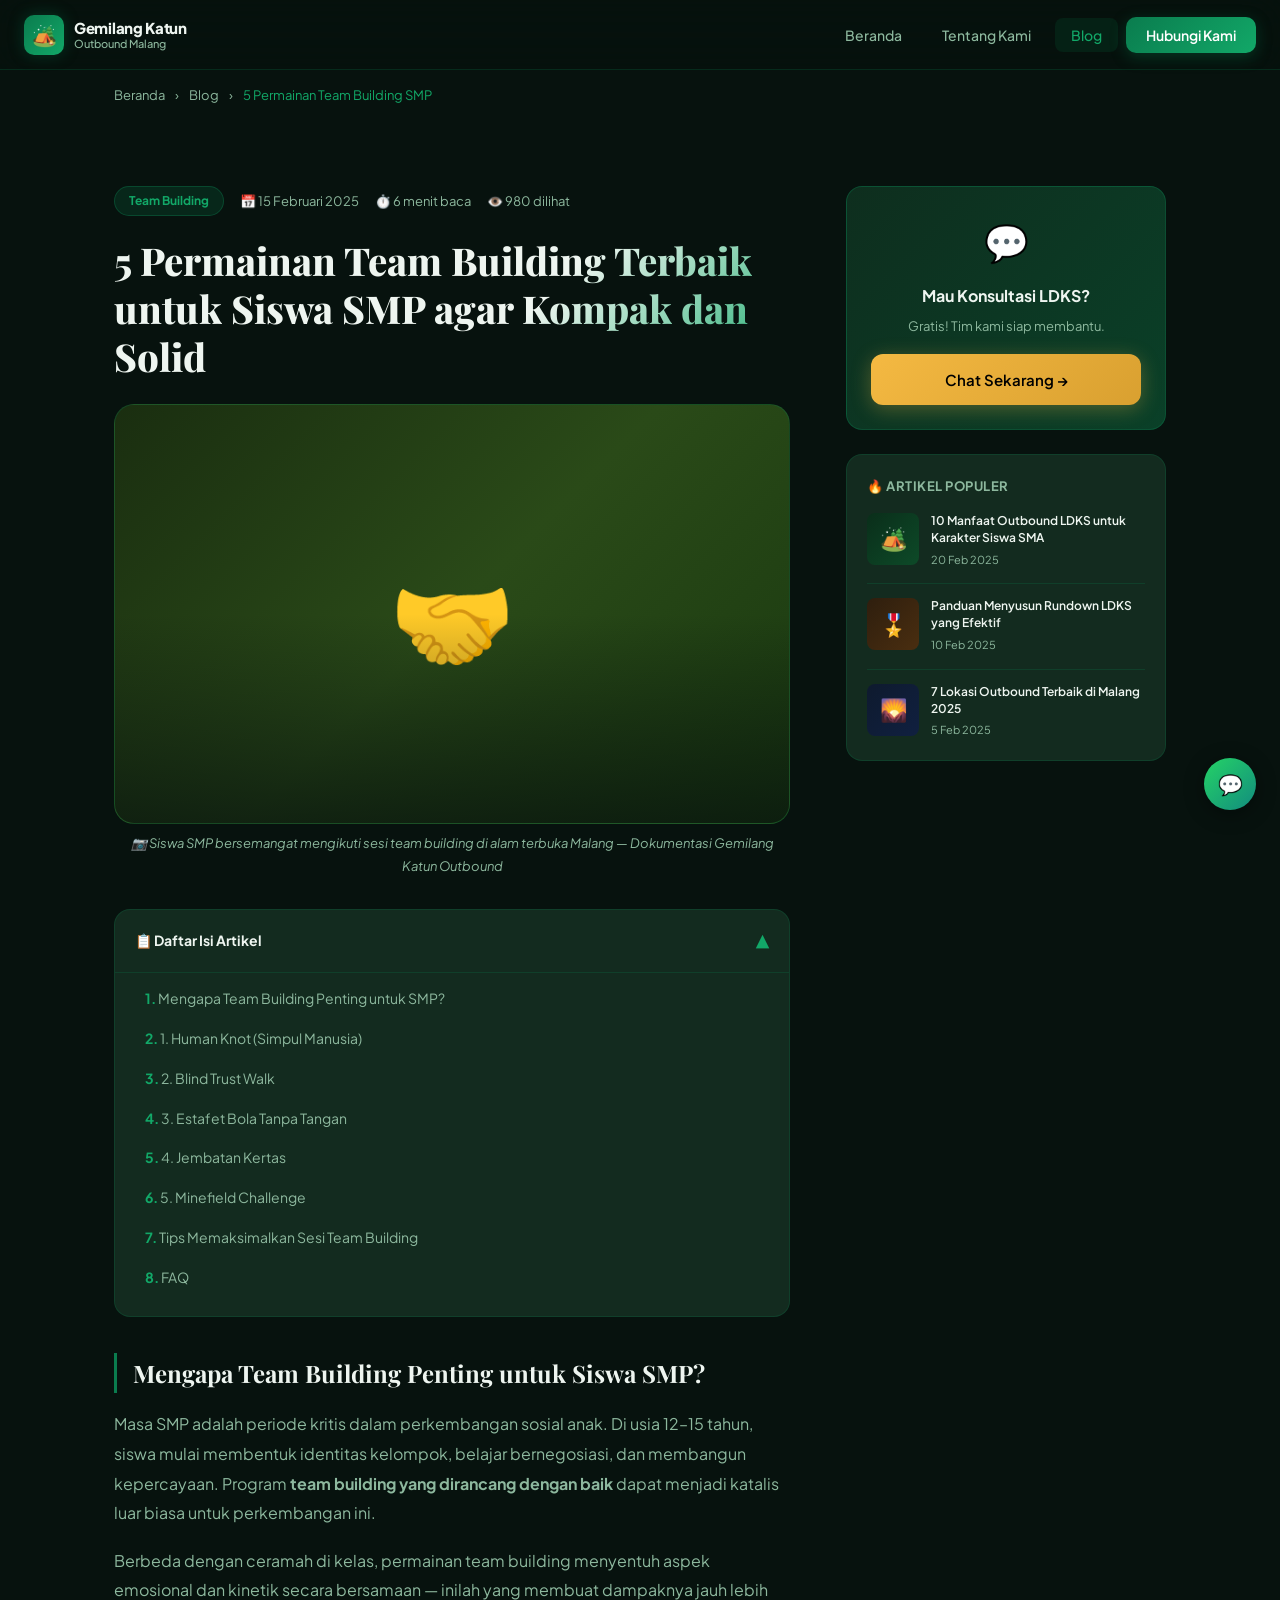
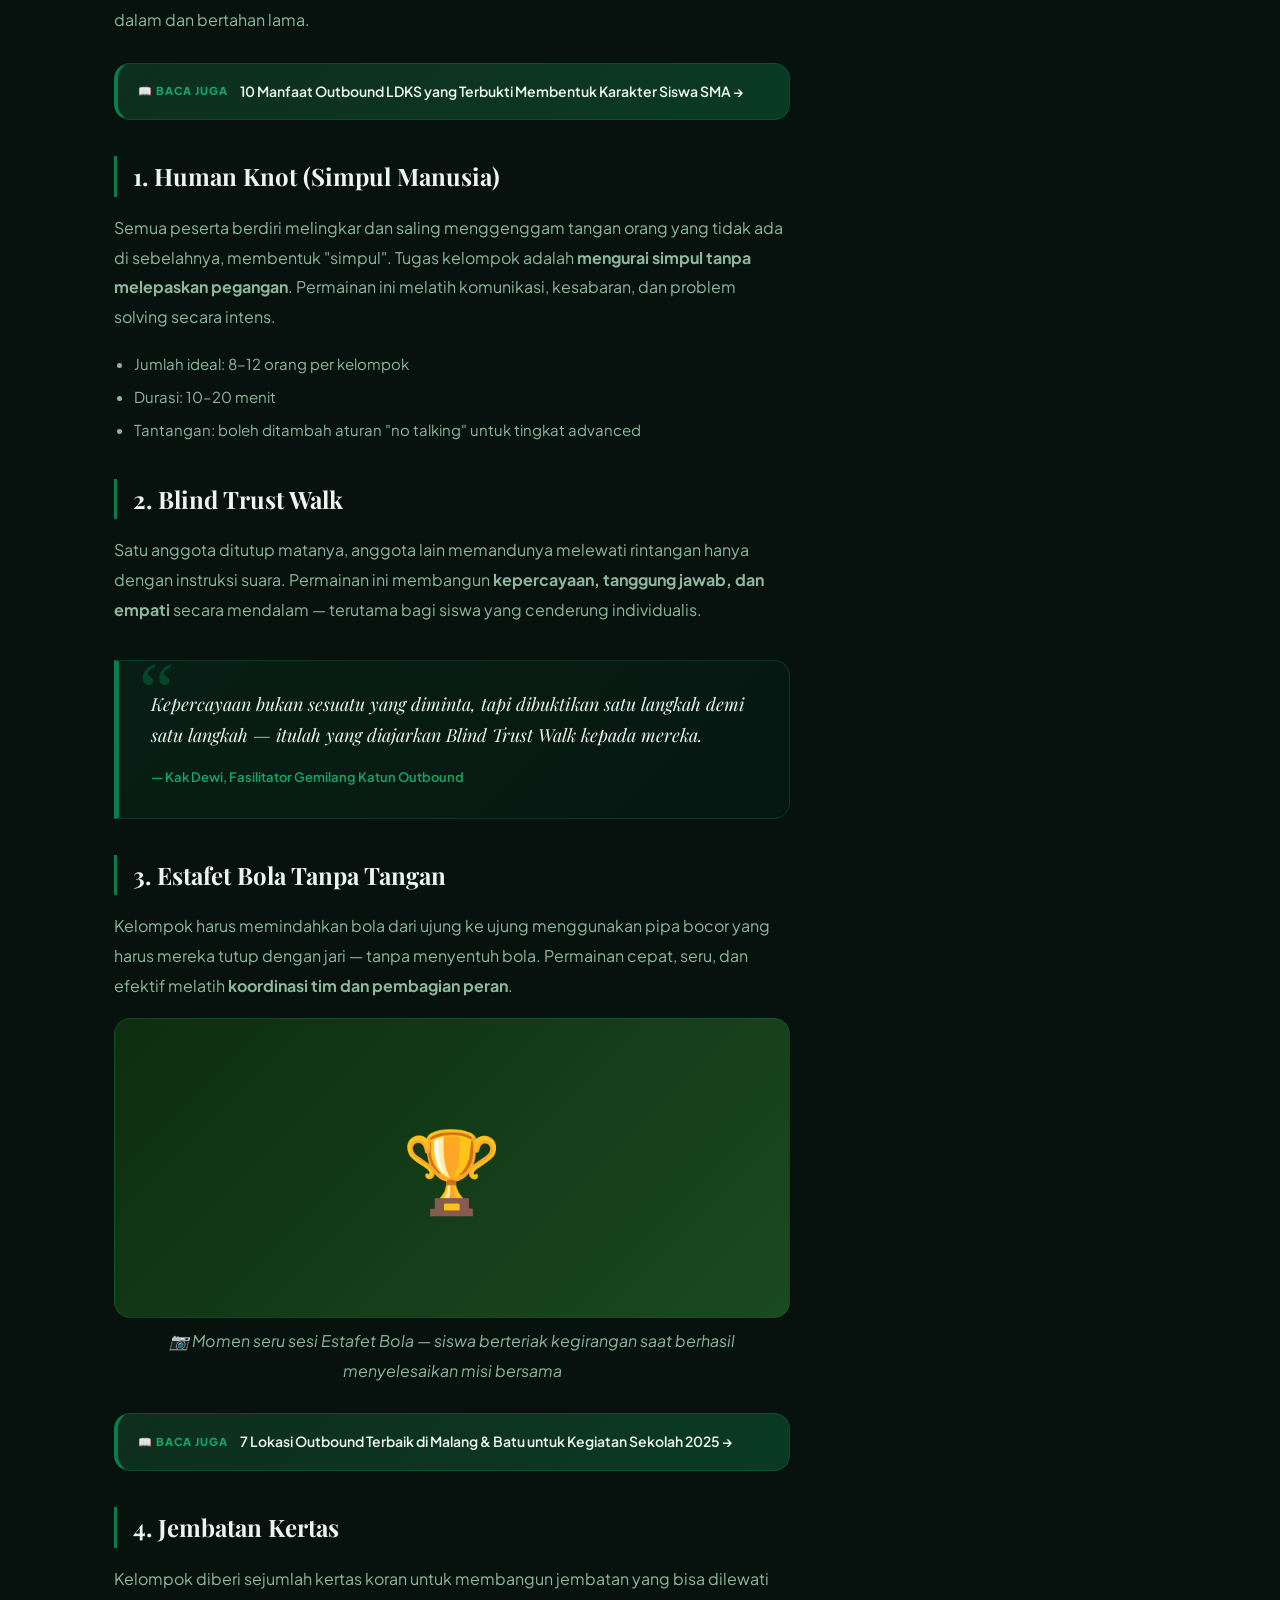
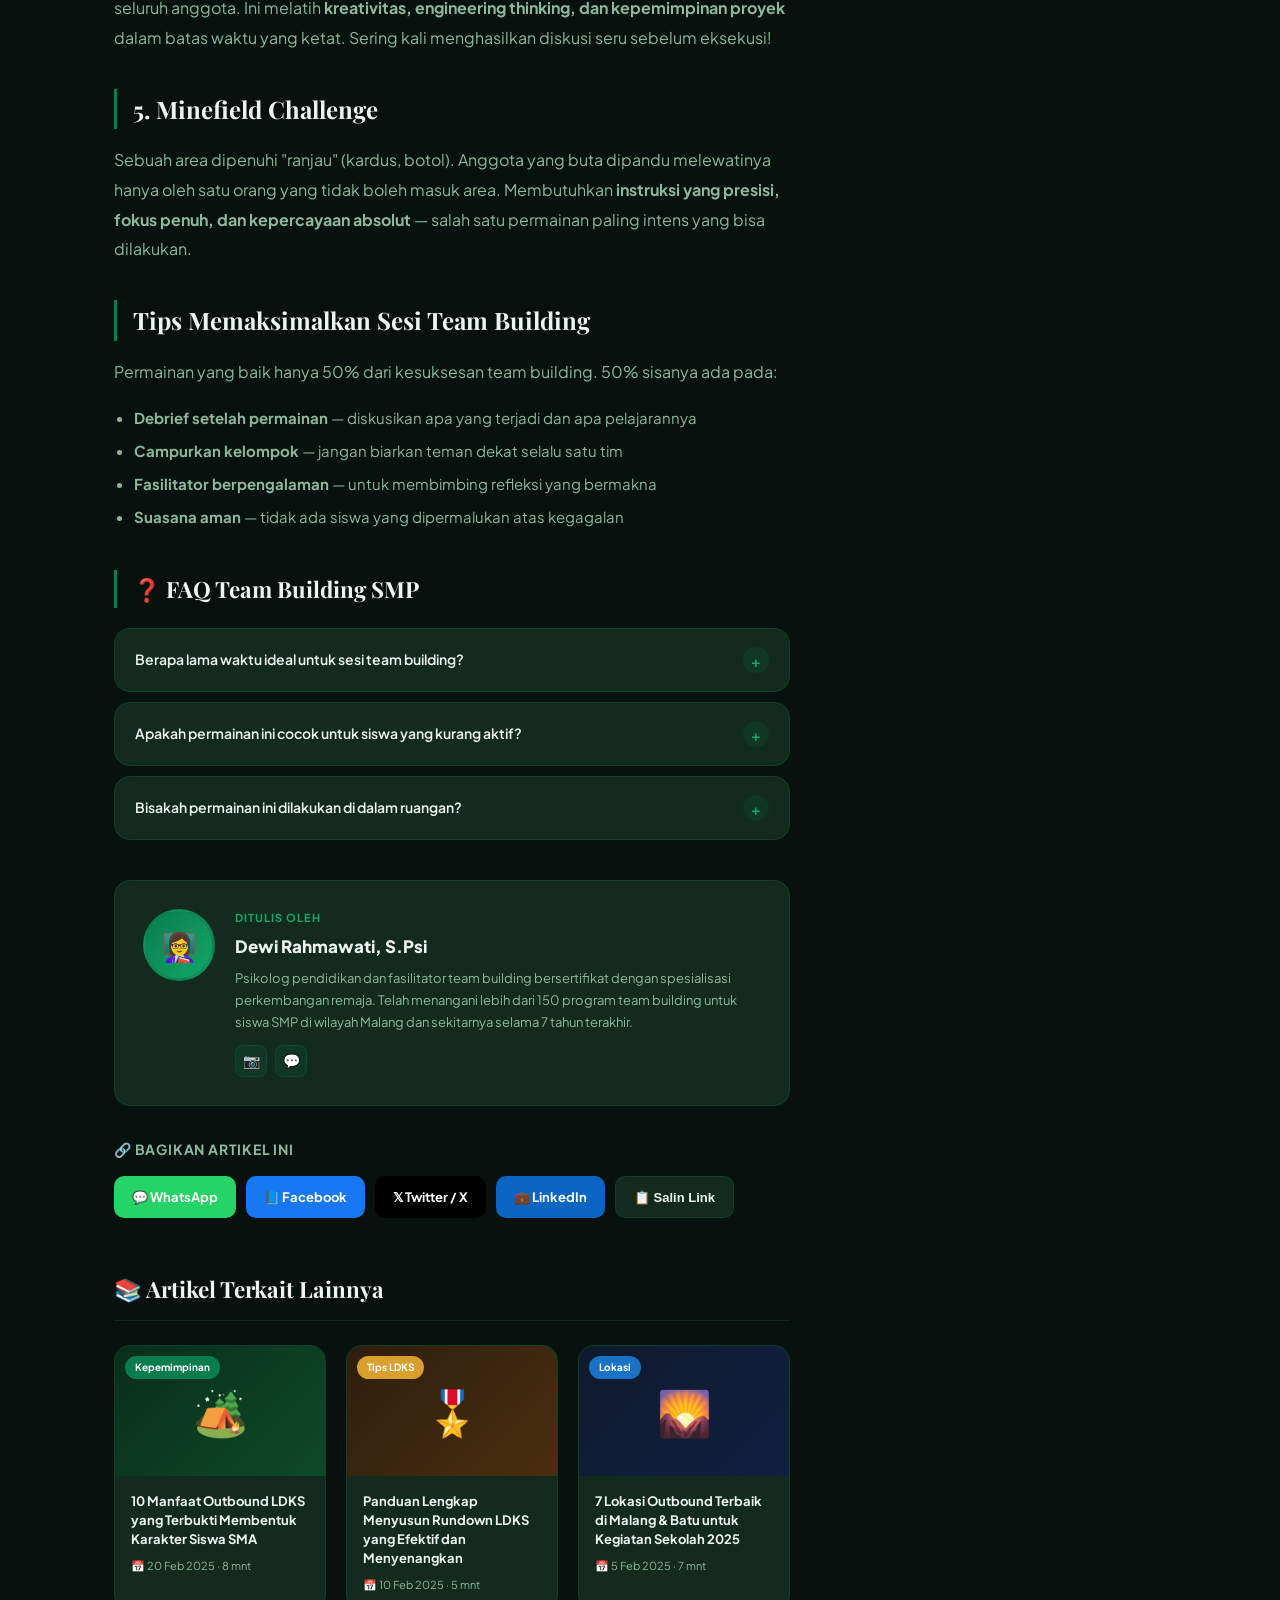
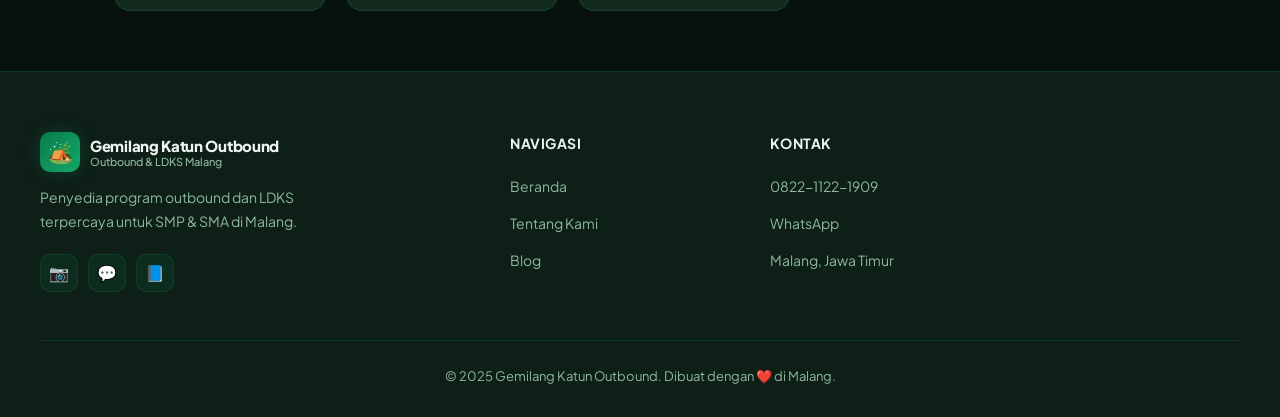
<file: artikel-team-building-smp.html>
<!DOCTYPE html>
<html lang="id">

<head>
    <meta charset="UTF-8" />
    <meta name="viewport" content="width=device-width, initial-scale=1.0" />
    <title>5 Permainan Team Building Terbaik untuk Siswa SMP | Gemilang Katun Outbound</title>
    <meta name="description"
        content="Temukan 5 permainan team building terbaik untuk siswa SMP yang efektif membangun kerjasama, komunikasi, dan kepercayaan antar anggota kelompok." />
    <link rel="stylesheet" href="style.css" />
    <style>
        .article-wrapper {
            max-width: 1100px;
            margin: 0 auto;
            padding: 80px 24px 60px;
            display: grid;
            grid-template-columns: 1fr 320px;
            gap: 56px;
            align-items: start
        }

        .article-hero-img {
            width: 100%;
            height: 420px;
            border-radius: 20px;
            display: flex;
            align-items: center;
            justify-content: center;
            font-size: 100px;
            position: relative;
            overflow: hidden;
            margin-bottom: 8px;
            border: 1px solid rgba(10, 124, 78, .3)
        }

        .article-hero-img::before {
            content: '';
            position: absolute;
            inset: 0;
            background: linear-gradient(to top, rgba(7, 18, 14, .7) 0%, transparent 50%)
        }

        .img-caption {
            font-size: 13px;
            color: var(--text-muted);
            text-align: center;
            margin-bottom: 32px;
            font-style: italic
        }

        .article-meta {
            display: flex;
            align-items: center;
            gap: 16px;
            flex-wrap: wrap;
            margin-bottom: 20px;
            font-size: 13px;
            color: var(--text-muted)
        }

        .article-category-tag {
            background: rgba(10, 124, 78, .2);
            border: 1px solid rgba(10, 124, 78, .4);
            color: var(--primary-light);
            padding: 4px 14px;
            border-radius: 100px;
            font-size: 12px;
            font-weight: 700
        }

        .article-title {
            font-family: 'Playfair Display', serif;
            font-size: clamp(1.7rem, 3.5vw, 2.4rem);
            font-weight: 800;
            line-height: 1.25;
            margin-bottom: 24px;
            background: linear-gradient(135deg, var(--text-primary) 60%, var(--primary-light));
            -webkit-background-clip: text;
            -webkit-text-fill-color: transparent;
            background-clip: text
        }

        .toc-container {
            background: var(--bg-card);
            border: 1px solid var(--border);
            border-radius: var(--radius);
            margin-bottom: 36px;
            overflow: hidden
        }

        .toc-header {
            display: flex;
            align-items: center;
            justify-content: space-between;
            padding: 16px 20px;
            cursor: pointer;
            user-select: none;
            transition: var(--transition)
        }

        .toc-header:hover {
            background: rgba(10, 124, 78, .08)
        }

        .toc-header strong {
            font-size: 14px;
            font-weight: 700;
            color: var(--text-primary)
        }

        .toc-arrow {
            font-size: 18px;
            color: var(--primary-light);
            transition: transform .3s ease
        }

        .toc-arrow.open {
            transform: rotate(180deg)
        }

        .toc-body {
            max-height: 0;
            overflow: hidden;
            transition: max-height .4s ease
        }

        .toc-body.open {
            max-height: 600px
        }

        .toc-list {
            list-style: none;
            padding: 8px 20px 16px;
            border-top: 1px solid var(--border);
            counter-reset: toc
        }

        .toc-list li {
            margin-bottom: 4px;
            counter-increment: toc
        }

        .toc-list a {
            text-decoration: none;
            color: var(--text-muted);
            font-size: 14px;
            padding: 6px 10px;
            border-radius: 8px;
            display: block;
            transition: var(--transition)
        }

        .toc-list a::before {
            content: counter(toc) ". ";
            color: var(--primary-light);
            font-weight: 700
        }

        .toc-list a:hover {
            color: var(--primary-light);
            background: rgba(10, 124, 78, .1)
        }

        .article-body h2 {
            font-family: 'Playfair Display', serif;
            font-size: 1.5rem;
            font-weight: 700;
            color: var(--text-primary);
            margin: 36px 0 16px;
            border-left: 3px solid var(--primary);
            padding-left: 16px
        }

        .article-body p {
            font-size: 16px;
            color: var(--text-muted);
            line-height: 1.85;
            margin-bottom: 18px
        }

        .article-body ul,
        .article-body ol {
            padding-left: 20px;
            margin-bottom: 18px
        }

        .article-body li {
            font-size: 15px;
            color: var(--text-muted);
            line-height: 1.8;
            margin-bottom: 6px
        }

        .article-mid-img {
            width: 100%;
            height: 300px;
            border-radius: var(--radius);
            display: flex;
            align-items: center;
            justify-content: center;
            font-size: 80px;
            margin: 8px 0;
            border: 1px solid var(--border)
        }

        .baca-juga {
            background: linear-gradient(135deg, #0e2e1e, #0a3a24);
            border: 1px solid rgba(10, 124, 78, .35);
            border-left: 4px solid var(--primary);
            border-radius: var(--radius);
            padding: 16px 20px;
            margin: 28px 0;
            display: flex;
            align-items: center;
            gap: 12px
        }

        .baca-juga-label {
            font-size: 11px;
            font-weight: 800;
            color: var(--primary-light);
            text-transform: uppercase;
            letter-spacing: 1px;
            white-space: nowrap
        }

        .baca-juga a {
            text-decoration: none;
            color: var(--text-primary);
            font-size: 14px;
            font-weight: 600;
            transition: var(--transition)
        }

        .baca-juga a:hover {
            color: var(--primary-light)
        }

        .article-quote {
            background: linear-gradient(135deg, rgba(10, 124, 78, .12), rgba(10, 124, 78, .05));
            border: 1px solid rgba(10, 124, 78, .3);
            border-left: 5px solid var(--primary);
            border-radius: 0 var(--radius) var(--radius) 0;
            padding: 28px 32px;
            margin: 36px 0;
            position: relative
        }

        .article-quote::before {
            content: '\201C';
            position: absolute;
            top: -10px;
            left: 20px;
            font-size: 80px;
            color: var(--primary);
            opacity: .4;
            font-family: serif;
            line-height: 1
        }

        .article-quote p {
            font-size: 18px !important;
            font-style: italic;
            color: var(--text-primary) !important;
            font-family: 'Playfair Display', serif;
            line-height: 1.7 !important;
            margin: 0 0 12px !important
        }

        .article-quote cite {
            font-size: 13px;
            color: var(--primary-light);
            font-weight: 600;
            font-style: normal
        }

        .article-faq {
            margin: 40px 0
        }

        .article-faq h2 {
            font-family: 'Playfair Display', serif;
            font-size: 1.4rem;
            color: var(--text-primary);
            margin-bottom: 20px;
            padding-left: 16px;
            border-left: 3px solid var(--primary)
        }

        .faq-item {
            background: var(--bg-card);
            border: 1px solid var(--border);
            border-radius: var(--radius);
            margin-bottom: 10px;
            overflow: hidden
        }

        .faq-item.open {
            border-color: rgba(10, 124, 78, .4)
        }

        .faq-q {
            display: flex;
            align-items: center;
            justify-content: space-between;
            padding: 18px 20px;
            cursor: pointer;
            font-size: 14px;
            font-weight: 600;
            color: var(--text-primary);
            gap: 12px;
            user-select: none;
            transition: var(--transition)
        }

        .faq-q:hover {
            color: var(--primary-light)
        }

        .faq-icon {
            width: 26px;
            height: 26px;
            background: rgba(10, 124, 78, .15);
            border-radius: 50%;
            display: flex;
            align-items: center;
            justify-content: center;
            font-size: 15px;
            color: var(--primary-light);
            flex-shrink: 0;
            transition: var(--transition)
        }

        .faq-item.open .faq-icon {
            transform: rotate(45deg);
            background: rgba(10, 124, 78, .3)
        }

        .faq-a {
            max-height: 0;
            overflow: hidden;
            transition: max-height .4s ease, padding .3s ease;
            padding: 0 20px;
            font-size: 14px;
            color: var(--text-muted);
            line-height: 1.75
        }

        .faq-item.open .faq-a {
            max-height: 300px;
            padding: 0 20px 18px
        }

        .author-card {
            background: var(--bg-card);
            border: 1px solid var(--border);
            border-radius: var(--radius);
            padding: 28px;
            margin: 40px 0 32px;
            display: flex;
            gap: 20px;
            align-items: flex-start
        }

        .author-avatar {
            width: 72px;
            height: 72px;
            border-radius: 50%;
            background: linear-gradient(135deg, var(--primary), var(--primary-light));
            display: flex;
            align-items: center;
            justify-content: center;
            font-size: 28px;
            flex-shrink: 0;
            border: 3px solid rgba(10, 124, 78, .4)
        }

        .author-info {
            flex: 1
        }

        .author-label {
            font-size: 11px;
            text-transform: uppercase;
            letter-spacing: 1px;
            color: var(--primary-light);
            font-weight: 700;
            margin-bottom: 4px
        }

        .author-name {
            font-size: 17px;
            font-weight: 800;
            color: var(--text-primary);
            margin-bottom: 6px
        }

        .author-bio {
            font-size: 13px;
            color: var(--text-muted);
            line-height: 1.7;
            margin-bottom: 12px
        }

        .author-socials {
            display: flex;
            gap: 8px
        }

        .author-social {
            width: 32px;
            height: 32px;
            background: rgba(10, 124, 78, .15);
            border: 1px solid var(--border);
            border-radius: 8px;
            display: flex;
            align-items: center;
            justify-content: center;
            font-size: 14px;
            text-decoration: none;
            transition: var(--transition)
        }

        .author-social:hover {
            background: var(--primary);
            border-color: var(--primary)
        }

        .share-section {
            margin: 8px 0 40px
        }

        .share-title {
            font-size: 14px;
            font-weight: 700;
            color: var(--text-muted);
            text-transform: uppercase;
            letter-spacing: .8px;
            margin-bottom: 14px
        }

        .share-buttons {
            display: flex;
            gap: 10px;
            flex-wrap: wrap
        }

        .share-btn {
            display: inline-flex;
            align-items: center;
            gap: 8px;
            padding: 10px 18px;
            border-radius: 10px;
            font-size: 13px;
            font-weight: 700;
            text-decoration: none;
            border: none;
            cursor: pointer;
            transition: var(--transition);
            color: #fff
        }

        .share-btn:hover {
            transform: translateY(-2px);
            filter: brightness(1.1)
        }

        .share-wa {
            background: #25D366
        }

        .share-fb {
            background: #1877F2
        }

        .share-tw {
            background: #000
        }

        .share-li {
            background: #0A66C2
        }

        .share-cp {
            background: var(--bg-card);
            color: var(--text-primary);
            border: 1px solid var(--border)
        }

        .related-section {
            margin-top: 52px
        }

        .related-title {
            font-family: 'Playfair Display', serif;
            font-size: 1.4rem;
            font-weight: 700;
            color: var(--text-primary);
            margin-bottom: 24px;
            padding-bottom: 12px;
            border-bottom: 1px solid var(--border)
        }

        .related-grid {
            display: grid;
            grid-template-columns: repeat(3, 1fr);
            gap: 20px
        }

        .related-card {
            background: var(--bg-card);
            border: 1px solid var(--border);
            border-radius: var(--radius);
            overflow: hidden;
            text-decoration: none;
            display: block;
            transition: var(--transition)
        }

        .related-card:hover {
            border-color: rgba(10, 124, 78, .5);
            transform: translateY(-4px);
            box-shadow: var(--shadow-lg)
        }

        .related-img {
            height: 130px;
            display: flex;
            align-items: center;
            justify-content: center;
            font-size: 44px;
            position: relative
        }

        .related-tag {
            position: absolute;
            top: 10px;
            left: 10px;
            font-size: 10px;
            font-weight: 700;
            padding: 3px 10px;
            border-radius: 100px;
            color: #fff
        }

        .related-body {
            padding: 16px
        }

        .related-card-title {
            font-size: 13px;
            font-weight: 700;
            color: var(--text-primary);
            line-height: 1.45;
            margin-bottom: 8px;
            transition: var(--transition)
        }

        .related-card:hover .related-card-title {
            color: var(--primary-light)
        }

        .related-date {
            font-size: 11px;
            color: var(--text-muted)
        }

        .article-sidebar {
            position: sticky;
            top: 90px;
            display: flex;
            flex-direction: column;
            gap: 24px
        }

        .sidebar-cta {
            background: linear-gradient(135deg, #0e2e1e, #0a4028);
            border: 1px solid rgba(10, 124, 78, .4);
            border-radius: var(--radius);
            padding: 24px;
            text-align: center
        }

        .sidebar-cta p {
            font-size: 16px;
            font-weight: 700;
            color: var(--text-primary);
            margin-bottom: 6px
        }

        .sidebar-cta small {
            font-size: 13px;
            color: var(--text-muted);
            display: block;
            margin-bottom: 16px
        }

        .sidebar-mini-card {
            background: var(--bg-card);
            border: 1px solid var(--border);
            border-radius: var(--radius);
            padding: 20px
        }

        .sidebar-mini-title {
            font-size: 13px;
            font-weight: 700;
            text-transform: uppercase;
            letter-spacing: .5px;
            color: var(--text-muted);
            margin-bottom: 16px
        }

        .mini-article {
            display: flex;
            gap: 12px;
            margin-bottom: 14px;
            text-decoration: none;
            align-items: flex-start;
            padding-bottom: 14px;
            border-bottom: 1px solid var(--border)
        }

        .mini-article:last-child {
            margin: 0;
            padding: 0;
            border: none
        }

        .mini-thumb {
            width: 52px;
            height: 52px;
            border-radius: 8px;
            display: flex;
            align-items: center;
            justify-content: center;
            font-size: 22px;
            flex-shrink: 0
        }

        .mini-title {
            font-size: 12px;
            font-weight: 600;
            color: var(--text-primary);
            line-height: 1.4;
            margin-bottom: 4px;
            transition: var(--transition)
        }

        .mini-article:hover .mini-title {
            color: var(--primary-light)
        }

        .mini-date {
            font-size: 11px;
            color: var(--text-muted)
        }

        @media(max-width:1024px) {
            .article-wrapper {
                grid-template-columns: 1fr;
                gap: 40px;
                padding: 56px 20px 60px
            }

            .article-sidebar {
                position: static
            }

            .related-grid {
                grid-template-columns: repeat(3, 1fr)
            }
        }

        @media(max-width:768px) {
            .article-wrapper {
                padding: 48px 18px 52px;
                gap: 36px
            }

            .article-hero-img {
                height: 280px;
                font-size: 80px
            }

            .article-mid-img {
                height: 220px;
                font-size: 64px
            }

            .article-title {
                font-size: 1.5rem
            }

            .article-body h2 {
                font-size: 1.2rem
            }

            .article-body p {
                font-size: 15px
            }

            .article-quote {
                padding: 22px 24px
            }

            .article-quote p {
                font-size: 16px !important
            }

            .author-card {
                flex-direction: column;
                padding: 22px;
                gap: 14px
            }

            .related-grid {
                grid-template-columns: repeat(3, 1fr)
            }

            .share-buttons {
                gap: 8px
            }

            .baca-juga {
                flex-direction: column;
                gap: 6px
            }
        }

        @media(max-width:540px) {
            .article-wrapper {
                padding: 40px 16px 44px
            }

            .article-hero-img {
                height: 230px;
                font-size: 72px;
                border-radius: var(--radius)
            }

            .article-mid-img {
                height: 190px
            }

            .article-title {
                font-size: 1.35rem;
                line-height: 1.3
            }

            .article-meta {
                gap: 10px;
                font-size: 12px
            }

            .toc-list a {
                font-size: 13px;
                padding: 5px 8px
            }

            .share-btn {
                padding: 9px 12px;
                font-size: 12px
            }

            .related-grid {
                grid-template-columns: 1fr
            }

            .related-img {
                height: 110px;
                font-size: 38px
            }

            .author-name {
                font-size: 15px
            }

            .author-bio {
                font-size: 12px
            }

            .faq-q {
                font-size: 13px;
                padding: 15px 16px
            }

            .faq-a {
                padding: 0 16px
            }

            .faq-item.open .faq-a {
                padding: 0 16px 14px
            }

            .sidebar-cta {
                padding: 20px 16px
            }

            .img-caption {
                font-size: 12px
            }
        }

        @media(max-width:390px) {
            .article-wrapper {
                padding: 36px 14px 40px
            }

            .article-hero-img {
                height: 200px;
                font-size: 60px
            }

            .article-title {
                font-size: 1.2rem
            }

            .article-body h2 {
                font-size: 1.1rem
            }

            .article-body p,
            .article-body li {
                font-size: 14px
            }

            .share-buttons {
                display: grid;
                grid-template-columns: 1fr 1fr
            }

            .share-cp {
                grid-column: span 2
            }

            .share-btn {
                justify-content: center;
                width: 100%
            }

            .related-grid {
                grid-template-columns: 1fr 1fr;
                gap: 10px
            }

            .related-body {
                padding: 12px
            }

            .related-card-title {
                font-size: 12px
            }

            .baca-juga {
                padding: 12px 14px
            }

            .baca-juga a {
                font-size: 13px
            }

            .article-quote {
                padding: 18px 18px 18px 22px
            }

            .article-quote p {
                font-size: 15px !important
            }
        }
    </style>
</head>

<body>
    <nav class="navbar" id="navbar">
        <a href="index.html" class="nav-brand">
            <div class="nav-brand-icon">&#x1F3D5;&#xFE0F;</div>
            <div class="nav-brand-text"><span>Gemilang Katun</span><span>Outbound Malang</span></div>
        </a>
        <ul class="nav-links">
            <li><a href="index.html">Beranda</a></li>
            <li><a href="about.html">Tentang Kami</a></li>
            <li><a href="blog.html" class="active">Blog</a></li>
            <li><a href="https://wa.me/6282211221909" class="nav-cta" target="_blank" rel="noopener">Hubungi Kami</a>
            </li>
        </ul>
        <button class="hamburger" id="hamburger" aria-label="Menu"><span></span><span></span><span></span></button>
    </nav>
    <div class="mobile-nav" id="mobileNav">
        <a href="index.html">Beranda</a><a href="about.html">Tentang Kami</a>
        <a href="blog.html" class="active">Blog</a>
        <a href="https://wa.me/6282211221909" class="mobile-nav-cta" target="_blank" rel="noopener">Hubungi WhatsApp</a>
    </div>

    <div style="padding:84px 24px 0;max-width:1100px;margin:0 auto;">
        <nav style="font-size:13px;color:var(--text-muted);">
            <a href="index.html" style="color:var(--text-muted);text-decoration:none;">Beranda</a>
            <span style="margin:0 8px;">&#8250;</span>
            <a href="blog.html" style="color:var(--text-muted);text-decoration:none;">Blog</a>
            <span style="margin:0 8px;">&#8250;</span>
            <span style="color:var(--primary-light);">5 Permainan Team Building SMP</span>
        </nav>
    </div>

    <div class="article-wrapper">
        <main>
            <div class="article-meta">
                <span class="article-category-tag">Team Building</span>
                <span>&#x1F4C5; 15 Februari 2025</span>
                <span>&#x23F1;&#xFE0F; 6 menit baca</span>
                <span>&#x1F441;&#xFE0F; 980 dilihat</span>
            </div>
            <h1 class="article-title">5 Permainan Team Building Terbaik untuk Siswa SMP agar Kompak dan Solid</h1>

            <div class="article-hero-img" style="background:linear-gradient(135deg,#1a2e10,#2a4a18,#1a3a10);">&#x1F91D;
            </div>
            <p class="img-caption">&#x1F4F7; Siswa SMP bersemangat mengikuti sesi team building di alam terbuka Malang —
                Dokumentasi Gemilang Katun Outbound</p>

            <div class="toc-container">
                <div class="toc-header" onclick="toggleTOC()">
                    <strong>&#x1F4CB; Daftar Isi Artikel</strong>
                    <span class="toc-arrow" id="tocArrow">&#x25BC;</span>
                </div>
                <div class="toc-body" id="tocBody">
                    <ol class="toc-list">
                        <li><a href="#intro">Mengapa Team Building Penting untuk SMP?</a></li>
                        <li><a href="#g1">1. Human Knot (Simpul Manusia)</a></li>
                        <li><a href="#g2">2. Blind Trust Walk</a></li>
                        <li><a href="#g3">3. Estafet Bola Tanpa Tangan</a></li>
                        <li><a href="#g4">4. Jembatan Kertas</a></li>
                        <li><a href="#g5">5. Minefield Challenge</a></li>
                        <li><a href="#tips">Tips Memaksimalkan Sesi Team Building</a></li>
                        <li><a href="#faq">FAQ</a></li>
                    </ol>
                </div>
            </div>

            <div class="article-body">
                <h2 id="intro">Mengapa Team Building Penting untuk Siswa SMP?</h2>
                <p>Masa SMP adalah periode kritis dalam perkembangan sosial anak. Di usia 12–15 tahun, siswa mulai
                    membentuk identitas kelompok, belajar bernegosiasi, dan membangun kepercayaan. Program <strong>team
                        building yang dirancang dengan baik</strong> dapat menjadi katalis luar biasa untuk perkembangan
                    ini.</p>
                <p>Berbeda dengan ceramah di kelas, permainan team building menyentuh aspek emosional dan kinetik secara
                    bersamaan — inilah yang membuat dampaknya jauh lebih dalam dan bertahan lama.</p>

                <div class="baca-juga">
                    <span class="baca-juga-label">&#x1F4D6; Baca Juga</span>
                    <a href="artikel-manfaat-outbound-ldks.html">10 Manfaat Outbound LDKS yang Terbukti Membentuk
                        Karakter Siswa SMA &rarr;</a>
                </div>

                <h2 id="g1">1. Human Knot (Simpul Manusia)</h2>
                <p>Semua peserta berdiri melingkar dan saling menggenggam tangan orang yang tidak ada di sebelahnya,
                    membentuk "simpul". Tugas kelompok adalah <strong>mengurai simpul tanpa melepaskan
                        pegangan</strong>. Permainan ini melatih komunikasi, kesabaran, dan problem solving secara
                    intens.</p>
                <ul>
                    <li>Jumlah ideal: 8–12 orang per kelompok</li>
                    <li>Durasi: 10–20 menit</li>
                    <li>Tantangan: boleh ditambah aturan "no talking" untuk tingkat advanced</li>
                </ul>

                <h2 id="g2">2. Blind Trust Walk</h2>
                <p>Satu anggota ditutup matanya, anggota lain memandunya melewati rintangan hanya dengan instruksi
                    suara. Permainan ini membangun <strong>kepercayaan, tanggung jawab, dan empati</strong> secara
                    mendalam — terutama bagi siswa yang cenderung individualis.</p>

                <blockquote class="article-quote">
                    <p>Kepercayaan bukan sesuatu yang diminta, tapi dibuktikan satu langkah demi satu langkah — itulah
                        yang diajarkan Blind Trust Walk kepada mereka.</p>
                    <cite>— Kak Dewi, Fasilitator Gemilang Katun Outbound</cite>
                </blockquote>

                <h2 id="g3">3. Estafet Bola Tanpa Tangan</h2>
                <p>Kelompok harus memindahkan bola dari ujung ke ujung menggunakan pipa bocor yang harus mereka tutup
                    dengan jari — tanpa menyentuh bola. Permainan cepat, seru, dan efektif melatih <strong>koordinasi
                        tim dan pembagian peran</strong>.</p>

                <div class="article-mid-img" style="background:linear-gradient(135deg,#0e2e10,#1a4a20);">&#x1F3C6;</div>
                <p class="img-caption">&#x1F4F7; Momen seru sesi Estafet Bola — siswa berteriak kegirangan saat berhasil
                    menyelesaikan misi bersama</p>

                <div class="baca-juga">
                    <span class="baca-juga-label">&#x1F4D6; Baca Juga</span>
                    <a href="artikel-lokasi-outbound-malang.html">7 Lokasi Outbound Terbaik di Malang &amp; Batu untuk
                        Kegiatan Sekolah 2025 &rarr;</a>
                </div>

                <h2 id="g4">4. Jembatan Kertas</h2>
                <p>Kelompok diberi sejumlah kertas koran untuk membangun jembatan yang bisa dilewati seluruh anggota.
                    Ini melatih <strong>kreativitas, engineering thinking, dan kepemimpinan proyek</strong> dalam batas
                    waktu yang ketat. Sering kali menghasilkan diskusi seru sebelum eksekusi!</p>

                <h2 id="g5">5. Minefield Challenge</h2>
                <p>Sebuah area dipenuhi "ranjau" (kardus, botol). Anggota yang buta dipandu melewatinya hanya oleh satu
                    orang yang tidak boleh masuk area. Membutuhkan <strong>instruksi yang presisi, fokus penuh, dan
                        kepercayaan absolut</strong> — salah satu permainan paling intens yang bisa dilakukan.</p>

                <h2 id="tips">Tips Memaksimalkan Sesi Team Building</h2>
                <p>Permainan yang baik hanya 50% dari kesuksesan team building. 50% sisanya ada pada:</p>
                <ul>
                    <li><strong>Debrief setelah permainan</strong> — diskusikan apa yang terjadi dan apa pelajarannya
                    </li>
                    <li><strong>Campurkan kelompok</strong> — jangan biarkan teman dekat selalu satu tim</li>
                    <li><strong>Fasilitator berpengalaman</strong> — untuk membimbing refleksi yang bermakna</li>
                    <li><strong>Suasana aman</strong> — tidak ada siswa yang dipermalukan atas kegagalan</li>
                </ul>
            </div>

            <div class="article-faq">
                <h2 id="faq">&#x2753; FAQ Team Building SMP</h2>
                <div class="faq-item" id="af1">
                    <div class="faq-q" onclick="toggleFaq('af1')">Berapa lama waktu ideal untuk sesi team building?<div
                            class="faq-icon">+</div>
                    </div>
                    <div class="faq-a">Sesi team building ideal berlangsung 3–4 jam, termasuk waktu debrief. Untuk
                        program LDKS penuh, biasanya team building mengisi separuh hari pertama untuk membangun
                        chemistry kelompok sebelum materi kepemimpinan.</div>
                </div>
                <div class="faq-item" id="af2">
                    <div class="faq-q" onclick="toggleFaq('af2')">Apakah permainan ini cocok untuk siswa yang kurang
                        aktif?<div class="faq-icon">+</div>
                    </div>
                    <div class="faq-a">Sangat cocok! Itulah justru kekuatan team building — setiap siswa punya peran
                        berbeda. Siswa yang introvert sering bersinar dalam peran strategis seperti pemberi instruksi
                        atau perencana, bukan hanya pelaksana fisik.</div>
                </div>
                <div class="faq-item" id="af3">
                    <div class="faq-q" onclick="toggleFaq('af3')">Bisakah permainan ini dilakukan di dalam ruangan?<div
                            class="faq-icon">+</div>
                    </div>
                    <div class="faq-a">Semua permainan di atas bisa diadaptasi untuk indoor, meski beberapa (seperti
                        Minefield) lebih optimal di ruang terbuka. Kami menyesuaikan program dengan kondisi dan
                        fasilitas sekolah Anda.</div>
                </div>
            </div>

            <div class="author-card">
                <div class="author-avatar">&#x1F469;&#x200D;&#x1F3EB;</div>
                <div class="author-info">
                    <div class="author-label">Ditulis oleh</div>
                    <div class="author-name">Dewi Rahmawati, S.Psi</div>
                    <p class="author-bio">Psikolog pendidikan dan fasilitator team building bersertifikat dengan
                        spesialisasi perkembangan remaja. Telah menangani lebih dari 150 program team building untuk
                        siswa SMP di wilayah Malang dan sekitarnya selama 7 tahun terakhir.</p>
                    <div class="author-socials">
                        <a href="#" class="author-social">&#x1F4F7;</a>
                        <a href="https://wa.me/6282211221909" class="author-social" target="_blank"
                            rel="noopener">&#x1F4AC;</a>
                    </div>
                </div>
            </div>

            <div class="share-section">
                <div class="share-title">&#x1F517; Bagikan Artikel Ini</div>
                <div class="share-buttons">
                    <a class="share-btn share-wa" id="shareWa" href="#" target="_blank" rel="noopener">&#x1F4AC;
                        WhatsApp</a>
                    <a class="share-btn share-fb" id="shareFb" href="#" target="_blank" rel="noopener">&#x1F4D8;
                        Facebook</a>
                    <a class="share-btn share-tw" id="shareTw" href="#" target="_blank" rel="noopener">&#x1D54F; Twitter
                        / X</a>
                    <a class="share-btn share-li" id="shareLi" href="#" target="_blank" rel="noopener">&#x1F4BC;
                        LinkedIn</a>
                    <button class="share-btn share-cp" id="shareCp" onclick="copyLink()">&#x1F4CB; Salin Link</button>
                </div>
            </div>

            <div class="related-section">
                <h2 class="related-title">&#x1F4DA; Artikel Terkait Lainnya</h2>
                <div class="related-grid">
                    <a href="artikel-manfaat-outbound-ldks.html" class="related-card">
                        <div class="related-img" style="background:linear-gradient(135deg,#0a2e1a,#0d4a28);">
                            <span class="related-tag" style="background:#0a7c4e;">Kepemimpinan</span>&#x1F3D5;&#xFE0F;
                        </div>
                        <div class="related-body">
                            <div class="related-card-title">10 Manfaat Outbound LDKS yang Terbukti Membentuk Karakter
                                Siswa SMA</div>
                            <div class="related-date">&#x1F4C5; 20 Feb 2025 &middot; 8 mnt</div>
                        </div>
                    </a>
                    <a href="artikel-panduan-rundown-ldks.html" class="related-card">
                        <div class="related-img" style="background:linear-gradient(135deg,#2e1e0e,#4a2e10);">
                            <span class="related-tag" style="background:#d9a030;">Tips LDKS</span>&#x1F396;&#xFE0F;
                        </div>
                        <div class="related-body">
                            <div class="related-card-title">Panduan Lengkap Menyusun Rundown LDKS yang Efektif dan
                                Menyenangkan</div>
                            <div class="related-date">&#x1F4C5; 10 Feb 2025 &middot; 5 mnt</div>
                        </div>
                    </a>
                    <a href="artikel-lokasi-outbound-malang.html" class="related-card">
                        <div class="related-img" style="background:linear-gradient(135deg,#0e1a2e,#102040);">
                            <span class="related-tag" style="background:#1a72c4;">Lokasi</span>&#x1F304;
                        </div>
                        <div class="related-body">
                            <div class="related-card-title">7 Lokasi Outbound Terbaik di Malang &amp; Batu untuk
                                Kegiatan Sekolah 2025</div>
                            <div class="related-date">&#x1F4C5; 5 Feb 2025 &middot; 7 mnt</div>
                        </div>
                    </a>
                </div>
            </div>
        </main>

        <aside class="article-sidebar">
            <div class="sidebar-cta">
                <div style="font-size:36px;margin-bottom:10px;">&#x1F4AC;</div>
                <p>Mau Konsultasi LDKS?</p>
                <small>Gratis! Tim kami siap membantu.</small>
                <a href="https://wa.me/6282211221909?text=Halo! Saya ingin konsultasi program team building untuk siswa SMP kami."
                    class="btn btn-accent" style="width:100%;justify-content:center;" target="_blank"
                    rel="noopener">Chat Sekarang &rarr;</a>
            </div>
            <div class="sidebar-mini-card">
                <div class="sidebar-mini-title">&#x1F525; Artikel Populer</div>
                <a class="mini-article" href="artikel-manfaat-outbound-ldks.html">
                    <div class="mini-thumb" style="background:linear-gradient(135deg,#0a2e1a,#0d4a28);">
                        &#x1F3D5;&#xFE0F;</div>
                    <div class="mini-info">
                        <div class="mini-title">10 Manfaat Outbound LDKS untuk Karakter Siswa SMA</div>
                        <div class="mini-date">20 Feb 2025</div>
                    </div>
                </a>
                <a class="mini-article" href="artikel-panduan-rundown-ldks.html">
                    <div class="mini-thumb" style="background:linear-gradient(135deg,#2e1e0e,#4a2e10);">
                        &#x1F396;&#xFE0F;</div>
                    <div class="mini-info">
                        <div class="mini-title">Panduan Menyusun Rundown LDKS yang Efektif</div>
                        <div class="mini-date">10 Feb 2025</div>
                    </div>
                </a>
                <a class="mini-article" href="artikel-lokasi-outbound-malang.html">
                    <div class="mini-thumb" style="background:linear-gradient(135deg,#0e1a2e,#102040);">&#x1F304;</div>
                    <div class="mini-info">
                        <div class="mini-title">7 Lokasi Outbound Terbaik di Malang 2025</div>
                        <div class="mini-date">5 Feb 2025</div>
                    </div>
                </a>
            </div>
        </aside>
    </div>

    <footer>
        <div class="footer-inner">
            <div class="footer-grid">
                <div class="footer-brand">
                    <a href="index.html" class="nav-brand" style="text-decoration:none;">
                        <div class="nav-brand-icon">&#x1F3D5;&#xFE0F;</div>
                        <div class="nav-brand-text"><span>Gemilang Katun Outbound</span><span>Outbound &amp; LDKS
                                Malang</span></div>
                    </a>
                    <p>Penyedia program outbound dan LDKS terpercaya untuk SMP &amp; SMA di Malang.</p>
                    <div class="footer-socials">
                        <a href="#" class="footer-social-link" aria-label="Instagram">&#x1F4F7;</a>
                        <a href="https://wa.me/6282211221909" class="footer-social-link" aria-label="WhatsApp"
                            target="_blank" rel="noopener">&#x1F4AC;</a>
                        <a href="#" class="footer-social-link" aria-label="Facebook">&#x1F4D8;</a>
                    </div>
                </div>
                <div class="footer-col">
                    <h4>Navigasi</h4>
                    <ul>
                        <li><a href="index.html">Beranda</a></li>
                        <li><a href="about.html">Tentang Kami</a></li>
                        <li><a href="blog.html">Blog</a></li>
                    </ul>
                </div>
                <div class="footer-col">
                    <h4>Kontak</h4>
                    <ul>
                        <li><a href="tel:+6282211221909">0822-1122-1909</a></li>
                        <li><a href="https://wa.me/6282211221909" target="_blank" rel="noopener">WhatsApp</a></li>
                        <li><a href="#">Malang, Jawa Timur</a></li>
                    </ul>
                </div>
            </div>
            <div class="footer-bottom">
                <p>&copy; 2025 Gemilang Katun Outbound. Dibuat dengan &#x2764;&#xFE0F; di Malang.</p>
            </div>
        </div>
    </footer>

    <div class="floating-buttons">
        <a href="https://wa.me/6282211221909" class="float-btn float-btn-wa" target="_blank"
            rel="noopener">&#x1F4AC;</a>
        <button class="float-btn float-btn-top" id="scrollTop"
            onclick="window.scrollTo({top:0,behavior:'smooth'})">&#x2191;</button>
    </div>

    <script>
        const navbar = document.getElementById('navbar');
        const scrollTopBtn = document.getElementById('scrollTop');
        window.addEventListener('scroll', () => { navbar.classList.toggle('scrolled', window.scrollY > 50); scrollTopBtn.classList.toggle('visible', window.scrollY > 300) });
        document.getElementById('hamburger').addEventListener('click', function () { this.classList.toggle('open'); document.getElementById('mobileNav').classList.toggle('open') });
        function toggleTOC() { document.getElementById('tocBody').classList.toggle('open'); document.getElementById('tocArrow').classList.toggle('open') }
        document.getElementById('tocBody').classList.add('open'); document.getElementById('tocArrow').classList.add('open');
        function toggleFaq(id) { const item = document.getElementById(id); const was = item.classList.contains('open'); document.querySelectorAll('.faq-item').forEach(el => el.classList.remove('open')); if (!was) item.classList.add('open') }
        (function () { const url = encodeURIComponent(window.location.href); const t = encodeURIComponent('5 Permainan Team Building Terbaik untuk Siswa SMP'); document.getElementById('shareWa').href = 'https://wa.me/?text=' + t + '%20' + url; document.getElementById('shareFb').href = 'https://www.facebook.com/sharer/sharer.php?u=' + url; document.getElementById('shareTw').href = 'https://twitter.com/intent/tweet?url=' + url + '&text=' + t; document.getElementById('shareLi').href = 'https://www.linkedin.com/sharing/share-offsite/?url=' + url })();
        function copyLink() { navigator.clipboard.writeText(window.location.href).then(() => { const b = document.getElementById('shareCp'); b.textContent = '✓ Tersalin!'; setTimeout(() => { b.innerHTML = '📋 Salin Link' }, 2000) }) }
        document.querySelectorAll('.toc-list a').forEach(l => l.addEventListener('click', e => { e.preventDefault(); const t = document.querySelector(l.getAttribute('href')); if (t) t.scrollIntoView({ behavior: 'smooth', block: 'start' }) }));
    </script>
</body>

</html>
</file>
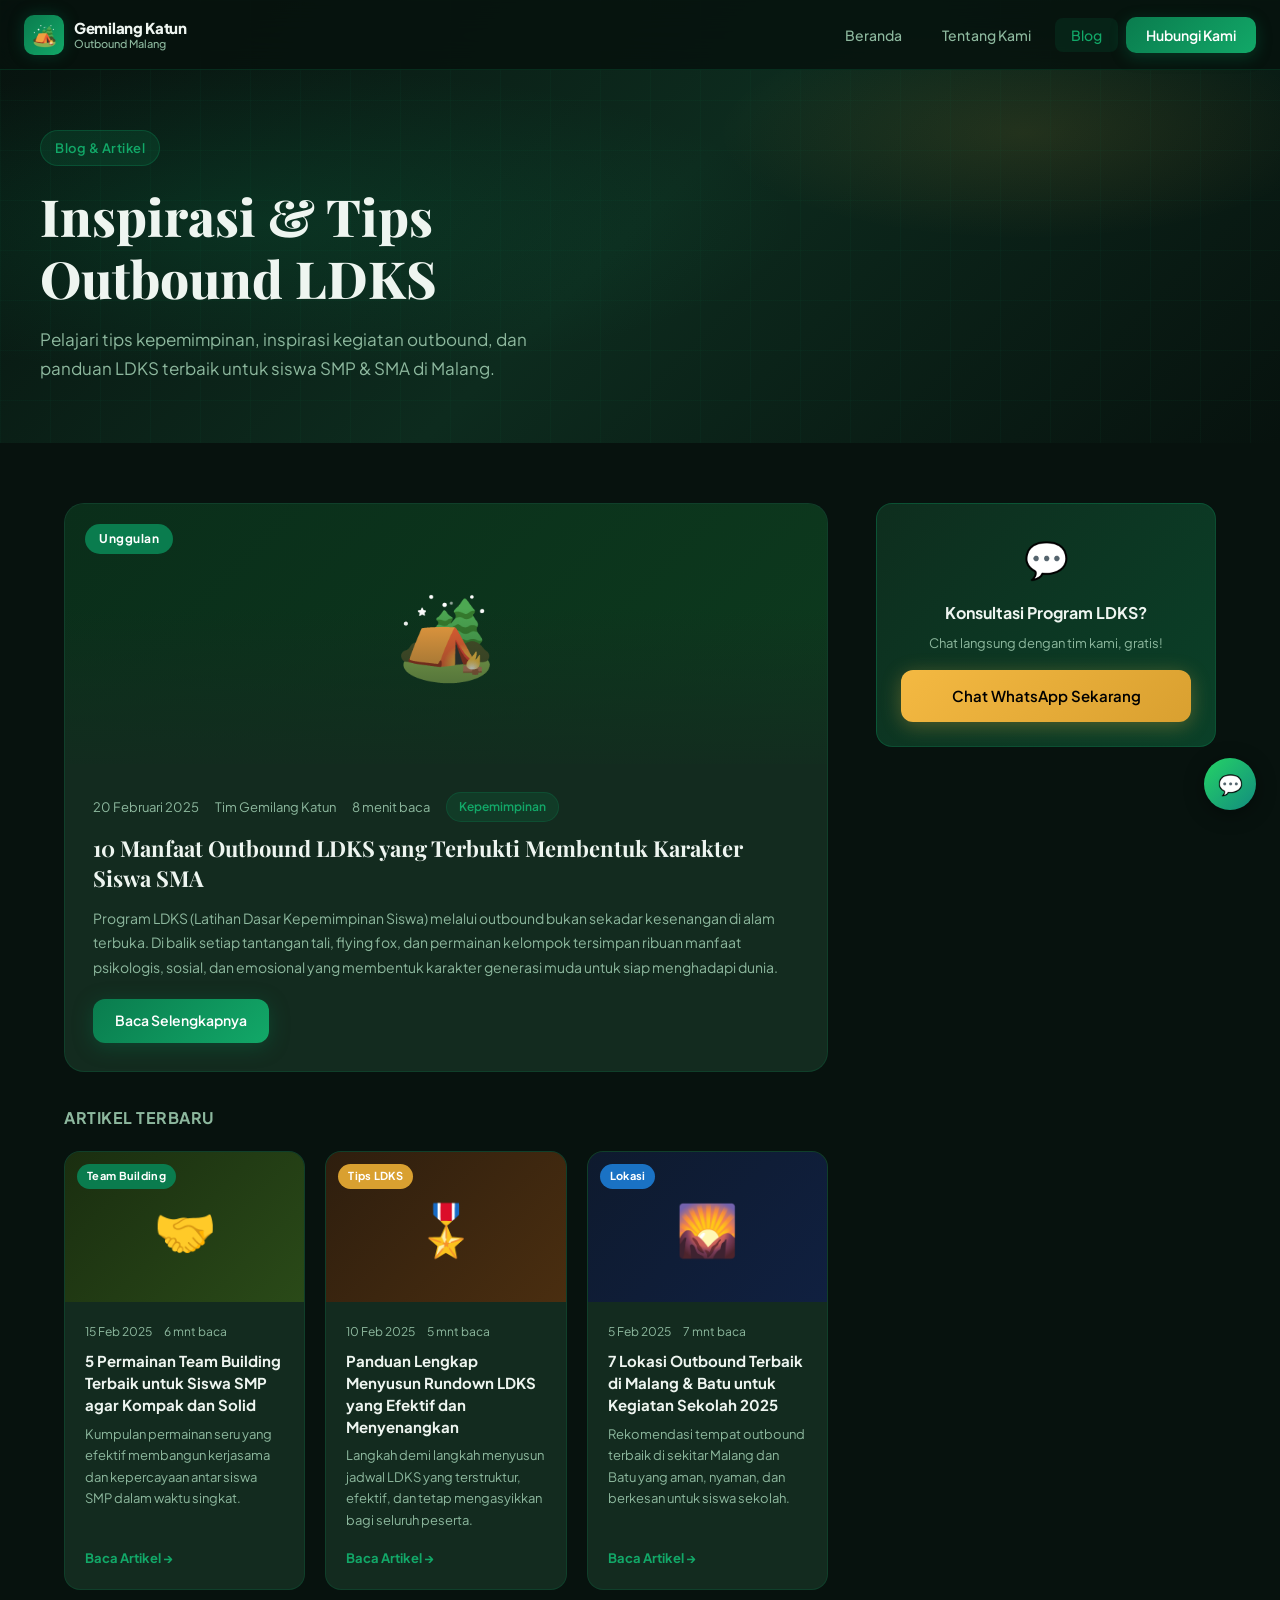
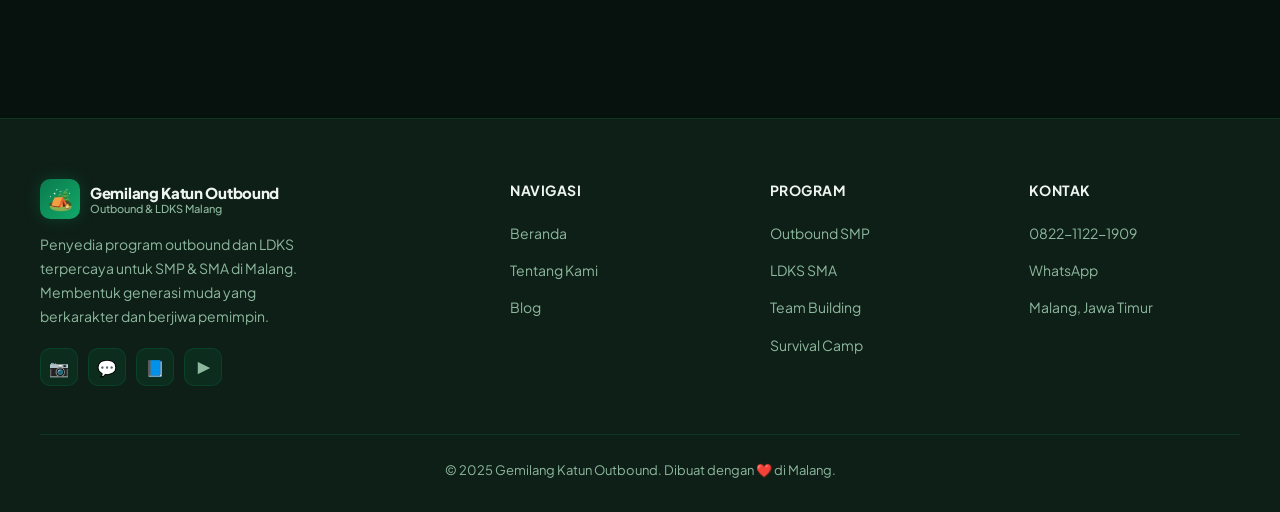
<file: blog.html>
<!DOCTYPE html>
<html lang="id">

<head>
    <meta charset="UTF-8" />
    <meta name="viewport" content="width=device-width, initial-scale=1.0" />
    <title>Blog Outbound LDKS Malang | Tips &amp; Inspirasi Pendidikan</title>
    <meta name="description"
        content="Baca artikel terbaru seputar outbound LDKS, tips kepemimpinan untuk siswa SMP SMA, dan inspirasi program pendidikan di Malang." />
    <link rel="stylesheet" href="style.css" />
    <style>
        .blog-layout {
            max-width: 1200px;
            margin: 0 auto;
            padding: 60px 24px 80px;
            display: grid;
            grid-template-columns: 1fr 340px;
            gap: 48px;
            align-items: start;
        }

        .blog-featured {
            background: var(--bg-card);
            border: 1px solid var(--border);
            border-radius: 20px;
            overflow: hidden;
            margin-bottom: 32px;
            transition: var(--transition);
        }

        .blog-featured:hover {
            border-color: rgba(10, 124, 78, 0.5);
            transform: translateY(-4px);
            box-shadow: var(--shadow-lg);
        }

        .featured-img {
            height: 260px;
            background: linear-gradient(135deg, #0a2e1a, #0e3a22);
            display: flex;
            align-items: center;
            justify-content: center;
            font-size: 80px;
            position: relative;
            overflow: hidden;
        }

        .featured-img::before {
            content: '';
            position: absolute;
            inset: 0;
            background: linear-gradient(to top, rgba(19, 43, 31, 0.9) 0%, transparent 60%);
        }

        .featured-tag {
            position: absolute;
            top: 20px;
            left: 20px;
            z-index: 2;
            padding: 5px 14px;
            background: var(--primary);
            color: #fff;
            font-size: 12px;
            font-weight: 700;
            border-radius: 100px;
            letter-spacing: 0.5px;
        }

        .featured-body {
            padding: 28px;
        }

        .featured-meta {
            display: flex;
            align-items: center;
            gap: 16px;
            margin-bottom: 12px;
            font-size: 13px;
            color: var(--text-muted);
            flex-wrap: wrap;
        }

        .featured-meta span {
            display: flex;
            align-items: center;
            gap: 5px;
        }

        .featured-title {
            font-family: 'Playfair Display', serif;
            font-size: 22px;
            font-weight: 700;
            color: var(--text-primary);
            line-height: 1.35;
            margin-bottom: 12px;
            transition: var(--transition);
        }

        .blog-featured:hover .featured-title {
            color: var(--primary-light);
        }

        .featured-excerpt {
            font-size: 14px;
            color: var(--text-muted);
            line-height: 1.75;
            margin-bottom: 20px;
        }

        .blog-grid {
            display: grid;
            grid-template-columns: repeat(3, 1fr);
            gap: 20px;
            margin-bottom: 48px;
        }

        .blog-card {
            background: var(--bg-card);
            border: 1px solid var(--border);
            border-radius: var(--radius);
            overflow: hidden;
            transition: var(--transition);
            display: flex;
            flex-direction: column;
        }

        .blog-card:hover {
            border-color: rgba(10, 124, 78, 0.45);
            transform: translateY(-5px);
            box-shadow: 0 20px 50px rgba(0, 0, 0, 0.4);
        }

        .blog-card-img {
            height: 150px;
            display: flex;
            align-items: center;
            justify-content: center;
            font-size: 50px;
            position: relative;
        }

        .blog-card-img-tag {
            position: absolute;
            top: 12px;
            left: 12px;
            font-size: 11px;
            font-weight: 700;
            padding: 3px 10px;
            border-radius: 100px;
            color: #fff;
            letter-spacing: 0.3px;
        }

        .blog-card-body {
            padding: 20px;
            flex: 1;
            display: flex;
            flex-direction: column;
        }

        .blog-card-meta {
            font-size: 12px;
            color: var(--text-muted);
            margin-bottom: 8px;
            display: flex;
            gap: 12px;
        }

        .blog-card-title {
            font-size: 15px;
            font-weight: 700;
            color: var(--text-primary);
            line-height: 1.45;
            margin-bottom: 8px;
            transition: var(--transition);
        }

        .blog-card:hover .blog-card-title {
            color: var(--primary-light);
        }

        .blog-card-excerpt {
            font-size: 13px;
            color: var(--text-muted);
            line-height: 1.65;
            flex: 1;
            margin-bottom: 16px;
        }

        .read-more {
            font-size: 13px;
            font-weight: 700;
            color: var(--primary-light);
            text-decoration: none;
            display: flex;
            align-items: center;
            gap: 5px;
            transition: var(--transition);
        }

        .read-more:hover {
            gap: 8px;
            color: var(--accent);
        }

        .pagination {
            display: flex;
            gap: 8px;
            align-items: center;
            flex-wrap: wrap;
        }

        .page-btn {
            width: 38px;
            height: 38px;
            display: flex;
            align-items: center;
            justify-content: center;
            border-radius: 8px;
            font-size: 14px;
            font-weight: 600;
            text-decoration: none;
            background: var(--bg-card);
            border: 1px solid var(--border);
            color: var(--text-muted);
            transition: var(--transition);
            cursor: pointer;
        }

        .page-btn:hover,
        .page-btn.active {
            background: var(--primary);
            border-color: var(--primary);
            color: #fff;
        }

        .sidebar {
            display: flex;
            flex-direction: column;
            gap: 24px;
            position: sticky;
            top: 90px;
        }

        .sidebar-cta {
            background: linear-gradient(135deg, #0e2e1e, #0a4028);
            border: 1px solid rgba(10, 124, 78, 0.4);
            border-radius: var(--radius);
            padding: 24px;
            text-align: center;
        }

        .sidebar-cta p {
            font-size: 16px;
            font-weight: 700;
            color: var(--text-primary);
            margin-bottom: 6px;
        }

        .sidebar-cta small {
            font-size: 13px;
            color: var(--text-muted);
            display: block;
            margin-bottom: 16px;
        }

        /* === RESPONSIVE === */
        @media (max-width: 1024px) {
            .blog-layout {
                grid-template-columns: 1fr;
                gap: 40px;
                padding: 40px 20px 60px;
            }

            .sidebar {
                position: static;
            }

            .featured-img {
                height: 220px;
            }

            .blog-grid {
                grid-template-columns: repeat(3, 1fr);
            }
        }

        @media (max-width: 760px) {
            .blog-layout {
                padding: 32px 16px 52px;
            }

            .featured-img {
                height: 180px;
                font-size: 64px;
            }

            .featured-title {
                font-size: 18px;
            }

            .featured-excerpt {
                font-size: 13px;
            }

            .featured-body {
                padding: 20px;
            }

            .blog-grid {
                grid-template-columns: 1fr 1fr;
                gap: 14px;
            }

            .blog-card-img {
                height: 130px;
                font-size: 40px;
            }

            .blog-card-body {
                padding: 16px;
            }

            .blog-card-title {
                font-size: 13px;
            }

            .blog-card-excerpt {
                font-size: 12px;
            }
        }

        @media (max-width: 480px) {
            .blog-layout {
                padding: 24px 14px 44px;
                gap: 28px;
            }

            .featured-img {
                height: 160px;
                font-size: 56px;
            }

            .featured-meta {
                gap: 10px;
                font-size: 12px;
                flex-wrap: wrap;
            }

            .featured-title {
                font-size: 17px;
                line-height: 1.3;
            }

            .featured-body {
                padding: 18px 16px;
            }

            .blog-grid {
                grid-template-columns: 1fr;
                gap: 12px;
            }

            .blog-card {
                flex-direction: row;
            }

            .blog-card-img {
                width: 100px;
                min-width: 100px;
                height: auto;
                min-height: 112px;
                font-size: 36px;
                border-radius: 0;
            }

            .blog-card-body {
                padding: 14px;
            }

            .blog-card-title {
                font-size: 13px;
                line-height: 1.4;
                margin-bottom: 6px;
            }

            .blog-card-excerpt {
                display: none;
            }

            .sidebar-cta {
                padding: 20px 16px;
            }

            .sidebar-cta p {
                font-size: 15px;
            }
        }

        @media (max-width: 390px) {
            .blog-layout {
                padding: 20px 12px 36px;
            }

            .featured-img {
                height: 140px;
            }

            .featured-title {
                font-size: 15px;
            }

            .blog-card-img {
                width: 88px;
                min-width: 88px;
            }

            .blog-card-title {
                font-size: 12px;
            }
        }
    </style>
</head>

<body>

    <!-- NAVBAR -->
    <nav class="navbar" id="navbar">
        <a href="index.html" class="nav-brand">
            <div class="nav-brand-icon">&#x1F3D5;&#xFE0F;</div>
            <div class="nav-brand-text">
                <span>Gemilang Katun</span>
                <span>Outbound Malang</span>
            </div>
        </a>
        <ul class="nav-links">
            <li><a href="index.html">Beranda</a></li>
            <li><a href="about.html">Tentang Kami</a></li>
            <li><a href="blog.html" class="active">Blog</a></li>
            <li><a href="https://wa.me/6282211221909?text=Halo, saya ingin info paket outbound LDKS" class="nav-cta"
                    target="_blank" rel="noopener">Hubungi Kami</a></li>
        </ul>
        <button class="hamburger" id="hamburger" aria-label="Menu">
            <span></span><span></span><span></span>
        </button>
    </nav>

    <div class="mobile-nav" id="mobileNav">
        <a href="index.html">Beranda</a>
        <a href="about.html">Tentang Kami</a>
        <a href="blog.html" class="active">Blog</a>
        <a href="https://wa.me/6282211221909" class="mobile-nav-cta" target="_blank" rel="noopener">Hubungi WhatsApp</a>
    </div>

    <!-- PAGE HERO -->
    <section class="page-hero">
        <div class="page-hero-bg"></div>
        <div class="page-hero-grid"></div>
        <div class="page-hero-content" style="max-width:1200px; margin:0 auto; width:100%;">
            <div class="page-hero-badge">Blog &amp; Artikel</div>
            <h1>Inspirasi &amp; Tips<br>Outbound LDKS</h1>
            <p>Pelajari tips kepemimpinan, inspirasi kegiatan outbound, dan panduan LDKS terbaik untuk siswa SMP &amp;
                SMA di Malang.</p>
        </div>
    </section>

    <!-- BLOG LAYOUT -->
    <div class="blog-layout">

        <!-- MAIN CONTENT -->
        <main>
            <!-- FEATURED -->
            <div class="blog-featured">
                <div class="featured-img" style="background: linear-gradient(135deg, #0a2e1a, #0d3a1e);">
                    <span class="featured-tag">Unggulan</span>
                    &#x1F3D5;&#xFE0F;
                </div>
                <div class="featured-body">
                    <div class="featured-meta">
                        <span>20 Februari 2025</span>
                        <span>Tim Gemilang Katun</span>
                        <span>8 menit baca</span>
                        <span class="badge badge-green">Kepemimpinan</span>
                    </div>
                    <div class="featured-title">10 Manfaat Outbound LDKS yang Terbukti Membentuk Karakter Siswa SMA
                    </div>
                    <p class="featured-excerpt">Program LDKS (Latihan Dasar Kepemimpinan Siswa) melalui outbound bukan
                        sekadar kesenangan di alam terbuka. Di balik setiap tantangan tali, flying fox, dan permainan
                        kelompok tersimpan ribuan manfaat psikologis, sosial, dan emosional yang membentuk karakter
                        generasi muda untuk siap menghadapi dunia.</p>
                    <a href="artikel-manfaat-outbound-ldks.html" class="btn btn-primary"
                        style="padding:10px 22px; font-size:14px;">Baca Selengkapnya</a>
                </div>
            </div>

            <!-- ARTICLE GRID -->
            <h3
                style="font-size:16px; font-weight:700; color:var(--text-muted); letter-spacing:0.5px; text-transform:uppercase; margin-bottom:20px;">
                Artikel Terbaru</h3>
            <div class="blog-grid">

                <div class="blog-card">
                    <div class="blog-card-img" style="background: linear-gradient(135deg, #1a2e10, #2a4a18);">
                        <span class="blog-card-img-tag" style="background:#0a7c4e;">Team Building</span>
                        &#x1F91D;
                    </div>
                    <div class="blog-card-body">
                        <div class="blog-card-meta">
                            <span>15 Feb 2025</span>
                            <span>6 mnt baca</span>
                        </div>
                        <div class="blog-card-title">5 Permainan Team Building Terbaik untuk Siswa SMP agar Kompak dan
                            Solid</div>
                        <p class="blog-card-excerpt">Kumpulan permainan seru yang efektif membangun kerjasama dan
                            kepercayaan antar siswa SMP dalam waktu singkat.</p>
                        <a href="artikel-team-building-smp.html" class="read-more">Baca Artikel &rarr;</a>
                    </div>
                </div>

                <div class="blog-card">
                    <div class="blog-card-img" style="background: linear-gradient(135deg, #2e1e0e, #4a2e10);">
                        <span class="blog-card-img-tag" style="background:#d9a030;">Tips LDKS</span>
                        &#x1F396;&#xFE0F;
                    </div>
                    <div class="blog-card-body">
                        <div class="blog-card-meta">
                            <span>10 Feb 2025</span>
                            <span>5 mnt baca</span>
                        </div>
                        <div class="blog-card-title">Panduan Lengkap Menyusun Rundown LDKS yang Efektif dan Menyenangkan
                        </div>
                        <p class="blog-card-excerpt">Langkah demi langkah menyusun jadwal LDKS yang terstruktur,
                            efektif, dan tetap mengasyikkan bagi seluruh peserta.</p>
                        <a href="artikel-panduan-rundown-ldks.html" class="read-more">Baca Artikel &rarr;</a>
                    </div>
                </div>

                <div class="blog-card">
                    <div class="blog-card-img" style="background: linear-gradient(135deg, #0e1a2e, #102040);">
                        <span class="blog-card-img-tag" style="background:#1a72c4;">Lokasi</span>
                        &#x1F304;
                    </div>
                    <div class="blog-card-body">
                        <div class="blog-card-meta">
                            <span>5 Feb 2025</span>
                            <span>7 mnt baca</span>
                        </div>
                        <div class="blog-card-title">7 Lokasi Outbound Terbaik di Malang &amp; Batu untuk Kegiatan
                            Sekolah 2025</div>
                        <p class="blog-card-excerpt">Rekomendasi tempat outbound terbaik di sekitar Malang dan Batu yang
                            aman, nyaman, dan berkesan untuk siswa sekolah.</p>
                        <a href="artikel-lokasi-outbound-malang.html" class="read-more">Baca Artikel &rarr;</a>
                    </div>
                </div>

            </div>

        </main>

        <!-- SIDEBAR -->
        <aside class="sidebar">
            <div class="sidebar-cta">
                <div style="font-size:36px; margin-bottom:10px;">&#x1F4AC;</div>
                <p>Konsultasi Program LDKS?</p>
                <small>Chat langsung dengan tim kami, gratis!</small>
                <a href="https://wa.me/6282211221909?text=Halo! Saya ingin tanya tentang program outbound LDKS"
                    class="btn btn-accent" style="width:100%; justify-content:center;" target="_blank" rel="noopener">
                    Chat WhatsApp Sekarang
                </a>
            </div>
        </aside>

    </div>

    <!-- FOOTER -->
    <footer>
        <div class="footer-inner">
            <div class="footer-grid">
                <div class="footer-brand">
                    <a href="index.html" class="nav-brand" style="text-decoration:none;">
                        <div class="nav-brand-icon">&#x1F3D5;&#xFE0F;</div>
                        <div class="nav-brand-text">
                            <span>Gemilang Katun Outbound</span>
                            <span>Outbound &amp; LDKS Malang</span>
                        </div>
                    </a>
                    <p>Penyedia program outbound dan LDKS terpercaya untuk SMP &amp; SMA di Malang. Membentuk generasi
                        muda yang berkarakter dan berjiwa pemimpin.</p>
                    <div class="footer-socials">
                        <a href="#" class="footer-social-link" aria-label="Instagram">&#x1F4F7;</a>
                        <a href="https://wa.me/6282211221909" class="footer-social-link" aria-label="WhatsApp"
                            target="_blank" rel="noopener">&#x1F4AC;</a>
                        <a href="#" class="footer-social-link" aria-label="Facebook">&#x1F4D8;</a>
                        <a href="#" class="footer-social-link" aria-label="YouTube">&#x25B6;&#xFE0F;</a>
                    </div>
                </div>
                <div class="footer-col">
                    <h4>Navigasi</h4>
                    <ul>
                        <li><a href="index.html">Beranda</a></li>
                        <li><a href="about.html">Tentang Kami</a></li>
                        <li><a href="blog.html">Blog</a></li>
                    </ul>
                </div>
                <div class="footer-col">
                    <h4>Program</h4>
                    <ul>
                        <li><a href="#">Outbound SMP</a></li>
                        <li><a href="#">LDKS SMA</a></li>
                        <li><a href="#">Team Building</a></li>
                        <li><a href="#">Survival Camp</a></li>
                    </ul>
                </div>
                <div class="footer-col">
                    <h4>Kontak</h4>
                    <ul>
                        <li><a href="tel:+6282211221909">0822-1122-1909</a></li>
                        <li><a href="https://wa.me/6282211221909" target="_blank" rel="noopener">WhatsApp</a></li>
                        <li><a href="#">Malang, Jawa Timur</a></li>
                    </ul>
                </div>
            </div>
            <div class="footer-bottom">
                <p>&copy; 2025 Gemilang Katun Outbound. Dibuat dengan <span>&#x2764;&#xFE0F;</span> di Malang.</p>
            </div>
        </div>
    </footer>

    <!-- FLOATING BUTTONS -->
    <div class="floating-buttons">
        <a href="https://wa.me/6282211221909?text=Halo! Saya ingin info paket outbound LDKS"
            class="float-btn float-btn-wa" title="Chat WhatsApp" aria-label="Chat WhatsApp" target="_blank"
            rel="noopener">&#x1F4AC;</a>
        <button class="float-btn float-btn-top" id="scrollTop" title="Kembali ke atas" aria-label="Kembali ke atas"
            onclick="window.scrollTo({top:0,behavior:'smooth'})">&#x2191;</button>
    </div>

    <script>
        const navbar = document.getElementById('navbar');
        const scrollTopBtn = document.getElementById('scrollTop');
        window.addEventListener('scroll', () => {
            navbar.classList.toggle('scrolled', window.scrollY > 50);
            scrollTopBtn.classList.toggle('visible', window.scrollY > 300);
        });
        const hamburger = document.getElementById('hamburger');
        const mobileNav = document.getElementById('mobileNav');
        hamburger.addEventListener('click', () => {
            hamburger.classList.toggle('open');
            mobileNav.classList.toggle('open');
        });
    </script>
</body>

</html>
</file>
<file: style.css>
/* =============================================
   OUTBOUND LDKS SMP & SMA MALANG
   Global Stylesheet
   ============================================= */

@import url('https://fonts.googleapis.com/css2?family=Plus+Jakarta+Sans:wght@300;400;500;600;700;800&family=Playfair+Display:wght@700;800&display=swap');

/* --- CSS Variables / Design Tokens --- */
:root {
  --primary: #0a7c4e;
  --primary-dark: #065c39;
  --primary-light: #12a868;
  --accent: #f4b942;
  --accent-dark: #d9a030;
  --bg-dark: #07120e;
  --bg-mid: #0e1f17;
  --bg-card: #132b1f;
  --text-primary: #eef5f0;
  --text-muted: #8db89e;
  --border: rgba(10, 124, 78, 0.25);
  --glow: rgba(10, 124, 78, 0.35);
  --shadow-lg: 0 20px 60px rgba(0, 0, 0, 0.5);
  --radius: 16px;
  --radius-sm: 8px;
  --transition: 0.3s cubic-bezier(0.4, 0, 0.2, 1);
}

* {
  margin: 0;
  padding: 0;
  box-sizing: border-box;
}

html {
  scroll-behavior: smooth;
}

body {
  font-family: 'Plus Jakarta Sans', sans-serif;
  background-color: var(--bg-dark);
  color: var(--text-primary);
  line-height: 1.7;
  overflow-x: hidden;
}

/* --- Scrollbar --- */
::-webkit-scrollbar {
  width: 6px;
}

::-webkit-scrollbar-track {
  background: var(--bg-dark);
}

::-webkit-scrollbar-thumb {
  background: var(--primary);
  border-radius: 3px;
}

/* =============================================
   NAVIGATION
   ============================================= */
.navbar {
  position: fixed;
  top: 0;
  left: 0;
  right: 0;
  z-index: 1000;
  padding: 0 24px;
  height: 70px;
  display: flex;
  align-items: center;
  justify-content: space-between;
  background: rgba(7, 18, 14, 0.85);
  backdrop-filter: blur(20px);
  border-bottom: 1px solid var(--border);
  transition: var(--transition);
}

.navbar.scrolled {
  background: rgba(7, 18, 14, 0.98);
  box-shadow: 0 4px 30px rgba(0, 0, 0, 0.4);
}

.nav-brand {
  display: flex;
  align-items: center;
  gap: 10px;
  text-decoration: none;
}

.nav-brand-icon {
  width: 40px;
  height: 40px;
  background: linear-gradient(135deg, var(--primary), var(--primary-light));
  border-radius: 10px;
  display: flex;
  align-items: center;
  justify-content: center;
  font-size: 20px;
  box-shadow: 0 0 15px var(--glow);
}

.nav-brand-text {
  display: flex;
  flex-direction: column;
  line-height: 1.2;
}

.nav-brand-text span:first-child {
  font-size: 15px;
  font-weight: 800;
  color: var(--text-primary);
  letter-spacing: -0.3px;
}

.nav-brand-text span:last-child {
  font-size: 11px;
  color: var(--text-muted);
  font-weight: 500;
}

.nav-links {
  display: flex;
  align-items: center;
  gap: 8px;
  list-style: none;
}

.nav-links a {
  text-decoration: none;
  color: var(--text-muted);
  font-size: 14px;
  font-weight: 500;
  padding: 8px 16px;
  border-radius: 8px;
  transition: var(--transition);
  position: relative;
}

.nav-links a:hover,
.nav-links a.active {
  color: var(--text-primary);
  background: rgba(10, 124, 78, 0.15);
}

.nav-links a.active {
  color: var(--primary-light);
}

.nav-cta {
  background: linear-gradient(135deg, var(--primary), var(--primary-light)) !important;
  color: #fff !important;
  padding: 9px 20px !important;
  border-radius: 10px !important;
  font-weight: 600 !important;
  box-shadow: 0 4px 15px var(--glow);
}

.nav-cta:hover {
  transform: translateY(-1px);
  box-shadow: 0 6px 20px var(--glow) !important;
  background: rgba(0, 0, 0, 0) !important;
  background: linear-gradient(135deg, var(--primary-light), var(--primary)) !important;
}

/* Hamburger */
.hamburger {
  display: none;
  flex-direction: column;
  gap: 5px;
  cursor: pointer;
  padding: 8px;
  border-radius: 8px;
  border: none;
  background: transparent;
}

.hamburger span {
  width: 24px;
  height: 2px;
  background: var(--text-primary);
  border-radius: 2px;
  transition: var(--transition);
}

.hamburger.open span:nth-child(1) {
  transform: rotate(45deg) translate(5px, 5px);
}

.hamburger.open span:nth-child(2) {
  opacity: 0;
}

.hamburger.open span:nth-child(3) {
  transform: rotate(-45deg) translate(5px, -5px);
}

/* Mobile Nav */
.mobile-nav {
  display: none;
  position: fixed;
  top: 70px;
  left: 0;
  right: 0;
  background: rgba(7, 18, 14, 0.98);
  backdrop-filter: blur(20px);
  border-bottom: 1px solid var(--border);
  padding: 16px 24px 24px;
  z-index: 999;
  flex-direction: column;
  gap: 4px;
  transform: translateY(-20px);
  opacity: 0;
  transition: var(--transition);
}

.mobile-nav.open {
  display: flex;
  transform: translateY(0);
  opacity: 1;
}

.mobile-nav a {
  text-decoration: none;
  color: var(--text-muted);
  font-size: 15px;
  font-weight: 500;
  padding: 12px 16px;
  border-radius: 10px;
  transition: var(--transition);
  border: 1px solid transparent;
}

.mobile-nav a:hover,
.mobile-nav a.active {
  color: var(--text-primary);
  background: rgba(10, 124, 78, 0.15);
  border-color: var(--border);
}

.mobile-nav a.active {
  color: var(--primary-light);
}

.mobile-nav-cta {
  margin-top: 8px;
  background: linear-gradient(135deg, var(--primary), var(--primary-light)) !important;
  color: #fff !important;
  text-align: center;
  font-weight: 600 !important;
  border-radius: 12px !important;
  padding: 14px 16px !important;
}

/* =============================================
   PAGE HERO BASE
   ============================================= */
.page-hero {
  min-height: 380px;
  padding: 130px 24px 60px;
  display: flex;
  align-items: center;
  position: relative;
  overflow: hidden;
}

.page-hero-bg {
  position: absolute;
  inset: 0;
  background: linear-gradient(135deg, var(--bg-dark) 0%, #0d2b1e 50%, var(--bg-dark) 100%);
}

.page-hero-bg::before {
  content: '';
  position: absolute;
  inset: 0;
  background:
    radial-gradient(ellipse 60% 50% at 20% 50%, rgba(10, 124, 78, 0.2) 0%, transparent 70%),
    radial-gradient(ellipse 40% 40% at 80% 30%, rgba(244, 185, 66, 0.1) 0%, transparent 60%);
}

.page-hero-grid {
  position: absolute;
  inset: 0;
  background-image:
    linear-gradient(rgba(10, 124, 78, 0.06) 1px, transparent 1px),
    linear-gradient(90deg, rgba(10, 124, 78, 0.06) 1px, transparent 1px);
  background-size: 50px 50px;
}

.page-hero-content {
  position: relative;
  z-index: 2;
  max-width: 700px;
}

.page-hero-badge {
  display: inline-flex;
  align-items: center;
  gap: 8px;
  padding: 6px 14px;
  background: rgba(10, 124, 78, 0.2);
  border: 1px solid rgba(10, 124, 78, 0.4);
  border-radius: 100px;
  font-size: 13px;
  color: var(--primary-light);
  font-weight: 600;
  margin-bottom: 20px;
  letter-spacing: 0.5px;
}

.page-hero h1 {
  font-family: 'Playfair Display', serif;
  font-size: clamp(2rem, 5vw, 3.2rem);
  font-weight: 800;
  line-height: 1.2;
  margin-bottom: 16px;
  background: linear-gradient(135deg, var(--text-primary) 40%, var(--primary-light));
  -webkit-background-clip: text;
  -webkit-text-fill-color: transparent;
  background-clip: text;
}

.page-hero p {
  font-size: 17px;
  color: var(--text-muted);
  max-width: 560px;
}

/* =============================================
   SECTION WRAPPER
   ============================================= */
.section {
  padding: 80px 24px;
  max-width: 1200px;
  margin: 0 auto;
}

.section-header {
  text-align: center;
  margin-bottom: 56px;
}

.section-badge {
  display: inline-flex;
  align-items: center;
  gap: 8px;
  padding: 6px 16px;
  background: rgba(10, 124, 78, 0.15);
  border: 1px solid rgba(10, 124, 78, 0.3);
  border-radius: 100px;
  font-size: 13px;
  color: var(--primary-light);
  font-weight: 600;
  letter-spacing: 0.5px;
  margin-bottom: 16px;
}

.section-title {
  font-family: 'Playfair Display', serif;
  font-size: clamp(1.8rem, 4vw, 2.8rem);
  font-weight: 800;
  line-height: 1.25;
  margin-bottom: 14px;
  background: linear-gradient(135deg, var(--text-primary) 50%, var(--primary-light));
  -webkit-background-clip: text;
  -webkit-text-fill-color: transparent;
  background-clip: text;
}

.section-sub {
  font-size: 16px;
  color: var(--text-muted);
  max-width: 560px;
  margin: 0 auto;
}

/* =============================================
   CARDS
   ============================================= */
.card {
  background: var(--bg-card);
  border: 1px solid var(--border);
  border-radius: var(--radius);
  padding: 32px;
  transition: var(--transition);
  position: relative;
  overflow: hidden;
}

.card::before {
  content: '';
  position: absolute;
  top: 0;
  left: 0;
  right: 0;
  height: 2px;
  background: linear-gradient(90deg, transparent, var(--primary), transparent);
  opacity: 0;
  transition: var(--transition);
}

.card:hover {
  border-color: rgba(10, 124, 78, 0.5);
  transform: translateY(-4px);
  box-shadow: var(--shadow-lg), 0 0 30px rgba(10, 124, 78, 0.1);
}

.card:hover::before {
  opacity: 1;
}

/* =============================================
   BUTTONS
   ============================================= */
.btn {
  display: inline-flex;
  align-items: center;
  gap: 8px;
  padding: 13px 28px;
  font-size: 15px;
  font-weight: 600;
  border-radius: 12px;
  text-decoration: none;
  border: none;
  cursor: pointer;
  transition: var(--transition);
  font-family: 'Plus Jakarta Sans', sans-serif;
}

.btn-primary {
  background: linear-gradient(135deg, var(--primary), var(--primary-light));
  color: #fff;
  box-shadow: 0 4px 20px var(--glow);
}

.btn-primary:hover {
  transform: translateY(-2px);
  box-shadow: 0 8px 30px var(--glow);
}

.btn-outline {
  background: transparent;
  color: var(--text-primary);
  border: 1px solid var(--border);
}

.btn-outline:hover {
  background: rgba(10, 124, 78, 0.1);
  border-color: var(--primary);
  transform: translateY(-2px);
}

.btn-accent {
  background: linear-gradient(135deg, var(--accent), var(--accent-dark));
  color: #000;
  box-shadow: 0 4px 20px rgba(244, 185, 66, 0.3);
}

.btn-accent:hover {
  transform: translateY(-2px);
  box-shadow: 0 8px 30px rgba(244, 185, 66, 0.4);
}

/* =============================================
   FOOTER
   ============================================= */
footer {
  background: var(--bg-mid);
  border-top: 1px solid var(--border);
  padding: 60px 24px 30px;
}

.footer-inner {
  max-width: 1200px;
  margin: 0 auto;
}

.footer-grid {
  display: grid;
  grid-template-columns: 2fr 1fr 1fr 1fr;
  gap: 48px;
  margin-bottom: 48px;
}

.footer-brand p {
  color: var(--text-muted);
  font-size: 14px;
  margin-top: 14px;
  line-height: 1.7;
  max-width: 280px;
}

.footer-socials {
  display: flex;
  gap: 10px;
  margin-top: 20px;
}

.footer-social-link {
  width: 38px;
  height: 38px;
  background: rgba(10, 124, 78, 0.15);
  border: 1px solid var(--border);
  border-radius: 10px;
  display: flex;
  align-items: center;
  justify-content: center;
  color: var(--text-muted);
  text-decoration: none;
  font-size: 16px;
  transition: var(--transition);
}

.footer-social-link:hover {
  background: var(--primary);
  color: #fff;
  border-color: var(--primary);
  transform: translateY(-2px);
}

.footer-col h4 {
  font-size: 14px;
  font-weight: 700;
  color: var(--text-primary);
  margin-bottom: 16px;
  letter-spacing: 0.5px;
  text-transform: uppercase;
}

.footer-col ul {
  list-style: none;
}

.footer-col ul li {
  margin-bottom: 10px;
}

.footer-col ul li a {
  text-decoration: none;
  color: var(--text-muted);
  font-size: 14px;
  transition: var(--transition);
}

.footer-col ul li a:hover {
  color: var(--primary-light);
  padding-left: 4px;
}

.footer-bottom {
  text-align: center;
  padding-top: 24px;
  border-top: 1px solid var(--border);
  color: var(--text-muted);
  font-size: 13px;
}

.footer-bottom span {
  color: var(--accent);
}

/* =============================================
   FLOATING BUTTONS
   ============================================= */
.floating-buttons {
  position: fixed;
  bottom: 28px;
  right: 24px;
  display: flex;
  flex-direction: column;
  gap: 10px;
  z-index: 500;
}

.float-btn {
  width: 52px;
  height: 52px;
  border-radius: 50%;
  border: none;
  cursor: pointer;
  display: flex;
  align-items: center;
  justify-content: center;
  font-size: 20px;
  transition: var(--transition);
  text-decoration: none;
  box-shadow: 0 4px 20px rgba(0, 0, 0, 0.4);
}

.float-btn-wa {
  background: linear-gradient(135deg, #25D366, #128C7E);
  color: #fff;
}

.float-btn-top {
  background: var(--bg-card);
  color: var(--text-muted);
  border: 1px solid var(--border);
  opacity: 0;
  pointer-events: none;
  transition: var(--transition);
}

.float-btn-top.visible {
  opacity: 1;
  pointer-events: auto;
}

.float-btn:hover {
  transform: translateY(-3px) scale(1.08);
  box-shadow: 0 8px 30px rgba(0, 0, 0, 0.5);
}

/* =============================================
   UTILITY CLASSES
   ============================================= */
.container {
  max-width: 1200px;
  margin: 0 auto;
  padding: 0 24px;
}

.text-accent {
  color: var(--accent);
}

.text-primary-c {
  color: var(--primary-light);
}

.text-muted {
  color: var(--text-muted);
}

.icon-box {
  width: 56px;
  height: 56px;
  background: rgba(10, 124, 78, 0.15);
  border: 1px solid rgba(10, 124, 78, 0.3);
  border-radius: 14px;
  display: flex;
  align-items: center;
  justify-content: center;
  font-size: 24px;
  margin-bottom: 16px;
  transition: var(--transition);
}

.card:hover .icon-box {
  background: rgba(10, 124, 78, 0.25);
  box-shadow: 0 0 20px rgba(10, 124, 78, 0.3);
}

/* =============================================
   ANIMATIONS
   ============================================= */
@keyframes fadeUp {
  from {
    opacity: 0;
    transform: translateY(30px);
  }

  to {
    opacity: 1;
    transform: translateY(0);
  }
}

@keyframes fadeIn {
  from {
    opacity: 0;
  }

  to {
    opacity: 1;
  }
}

@keyframes pulse-glow {

  0%,
  100% {
    box-shadow: 0 0 15px var(--glow);
  }

  50% {
    box-shadow: 0 0 35px rgba(10, 124, 78, 0.6);
  }
}

@keyframes float {

  0%,
  100% {
    transform: translateY(0px);
  }

  50% {
    transform: translateY(-10px);
  }
}

.animate-fade-up {
  animation: fadeUp 0.6s ease forwards;
}

/* =============================================
   RESPONSIVE — MOBILE FIRST
   ============================================= */

/* ── Tablet (≤ 900px) ── */
@media (max-width: 900px) {
  .nav-links {
    display: none;
  }

  .hamburger {
    display: flex;
  }

  .page-hero {
    padding: 100px 20px 48px;
    min-height: 300px;
  }

  .page-hero h1 {
    font-size: clamp(1.7rem, 5vw, 2.4rem);
  }

  .page-hero p {
    font-size: 15px;
  }

  .section-header {
    margin-bottom: 40px;
  }

  .section-sub {
    font-size: 15px;
  }

  .footer-grid {
    grid-template-columns: 1fr 1fr;
    gap: 32px;
  }

  .footer-brand {
    grid-column: span 2;
  }

  .footer-brand p {
    max-width: 100%;
  }

  footer {
    padding: 48px 20px 24px;
  }

  .floating-buttons {
    bottom: 20px;
    right: 16px;
  }

  .float-btn {
    width: 48px;
    height: 48px;
    font-size: 18px;
  }
}

/* ── Mobile (≤ 600px) ── */
@media (max-width: 600px) {
  .navbar {
    padding: 0 16px;
  }

  .nav-brand-text span:first-child {
    font-size: 13px;
  }

  .nav-brand-text span:last-child {
    display: none;
  }

  .mobile-nav {
    padding: 12px 16px 20px;
  }

  .mobile-nav a {
    font-size: 14px;
    padding: 11px 14px;
  }

  .page-hero {
    padding: 88px 16px 40px;
    min-height: 260px;
  }

  .page-hero h1 {
    font-size: clamp(1.5rem, 7vw, 2rem);
    line-height: 1.25;
  }

  .page-hero p {
    font-size: 14px;
    line-height: 1.6;
  }

  .page-hero-badge {
    font-size: 12px;
    padding: 5px 12px;
  }

  .section {
    padding: 52px 16px;
  }

  .section-header {
    margin-bottom: 32px;
  }

  .section-title {
    font-size: clamp(1.5rem, 6vw, 2rem);
  }

  .section-sub {
    font-size: 14px;
  }

  .section-badge {
    font-size: 12px;
    padding: 5px 12px;
  }

  .btn {
    padding: 12px 22px;
    font-size: 14px;
  }

  .footer-grid {
    grid-template-columns: 1fr;
    gap: 24px;
  }

  .footer-brand {
    grid-column: auto;
  }

  .footer-col h4 {
    font-size: 13px;
  }

  .footer-col ul li a {
    font-size: 13px;
  }

  .footer-bottom {
    font-size: 12px;
  }

  footer {
    padding: 40px 16px 20px;
  }

  .floating-buttons {
    bottom: 16px;
    right: 12px;
    gap: 8px;
  }

  .float-btn {
    width: 44px;
    height: 44px;
    font-size: 17px;
  }
}

/* ── Small Mobile (≤ 390px) ── */
@media (max-width: 390px) {
  .navbar {
    height: 60px;
  }

  .mobile-nav {
    top: 60px;
  }

  .page-hero {
    padding: 80px 14px 36px;
  }

  .page-hero h1 {
    font-size: 1.5rem;
  }

  .section {
    padding: 44px 14px;
  }

  .btn {
    padding: 11px 18px;
    font-size: 13px;
    border-radius: 10px;
  }

  footer {
    padding: 36px 14px 18px;
  }

  .footer-grid {
    gap: 20px;
  }

  .float-btn {
    width: 42px;
    height: 42px;
    font-size: 16px;
  }

  .floating-buttons {
    right: 10px;
    bottom: 14px;
  }
}

/* =============================================
   BADGE VARIANTS
   ============================================= */
.badge {
  display: inline-flex;
  align-items: center;
  gap: 5px;
  padding: 4px 12px;
  border-radius: 100px;
  font-size: 12px;
  font-weight: 600;
}

.badge-green {
  background: rgba(10, 124, 78, 0.2);
  color: var(--primary-light);
  border: 1px solid rgba(10, 124, 78, 0.3);
}

.badge-amber {
  background: rgba(244, 185, 66, 0.15);
  color: var(--accent);
  border: 1px solid rgba(244, 185, 66, 0.3);
}
</file>
